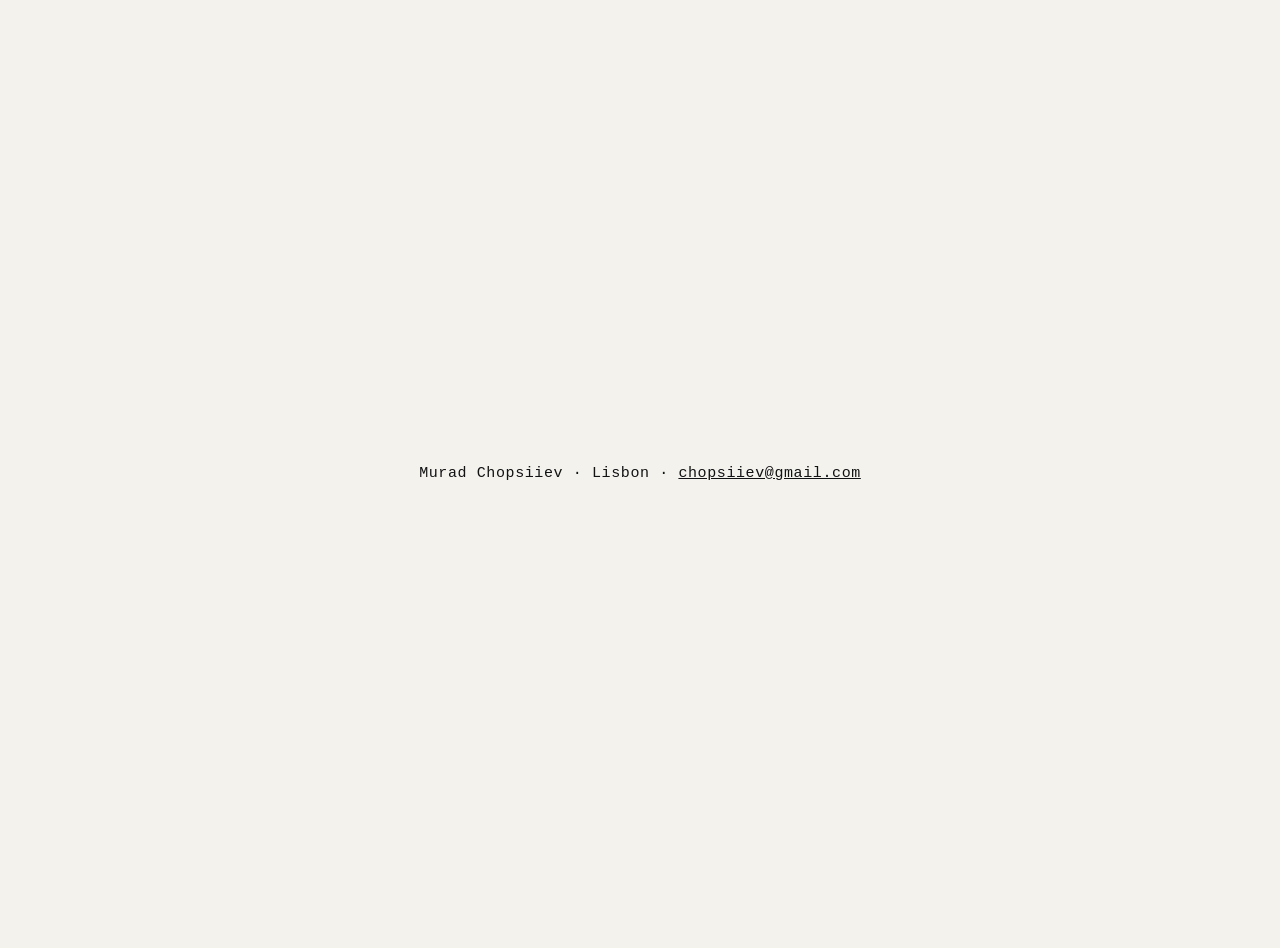
<file: index.html>
<!doctype html>
<html lang="en">
<head>
<meta charset="utf-8">
<meta name="viewport" content="width=device-width, initial-scale=1">
<meta name="robots" content="noindex">
<meta name="theme-color" content="#f4f2ec">
<title>Murad Chopsiiev</title>
<style>html{--paper:#f4f2ec;background:var(--paper);color:#111214;font:500 15px/1.5 "JetBrains Mono",Menlo,monospace;letter-spacing:.04em}body{margin:0;min-height:100vh;display:grid;place-items:center;padding:24px}p{margin:0}a{color:#111214}</style>
</head>
<body><p>Murad Chopsiiev · Lisbon · <a href="mailto:chopsiiev@gmail.com">chopsiiev@gmail.com</a></p><!-- Cloudflare Web Analytics: page views only, no cookies -->
<script type='module' src='https://static.cloudflareinsights.com/beacon.min.js' data-cf-beacon='{"token": "b00a1998274d474988e2ad36eb482b56"}'></script>
</body>
</html>
</file>
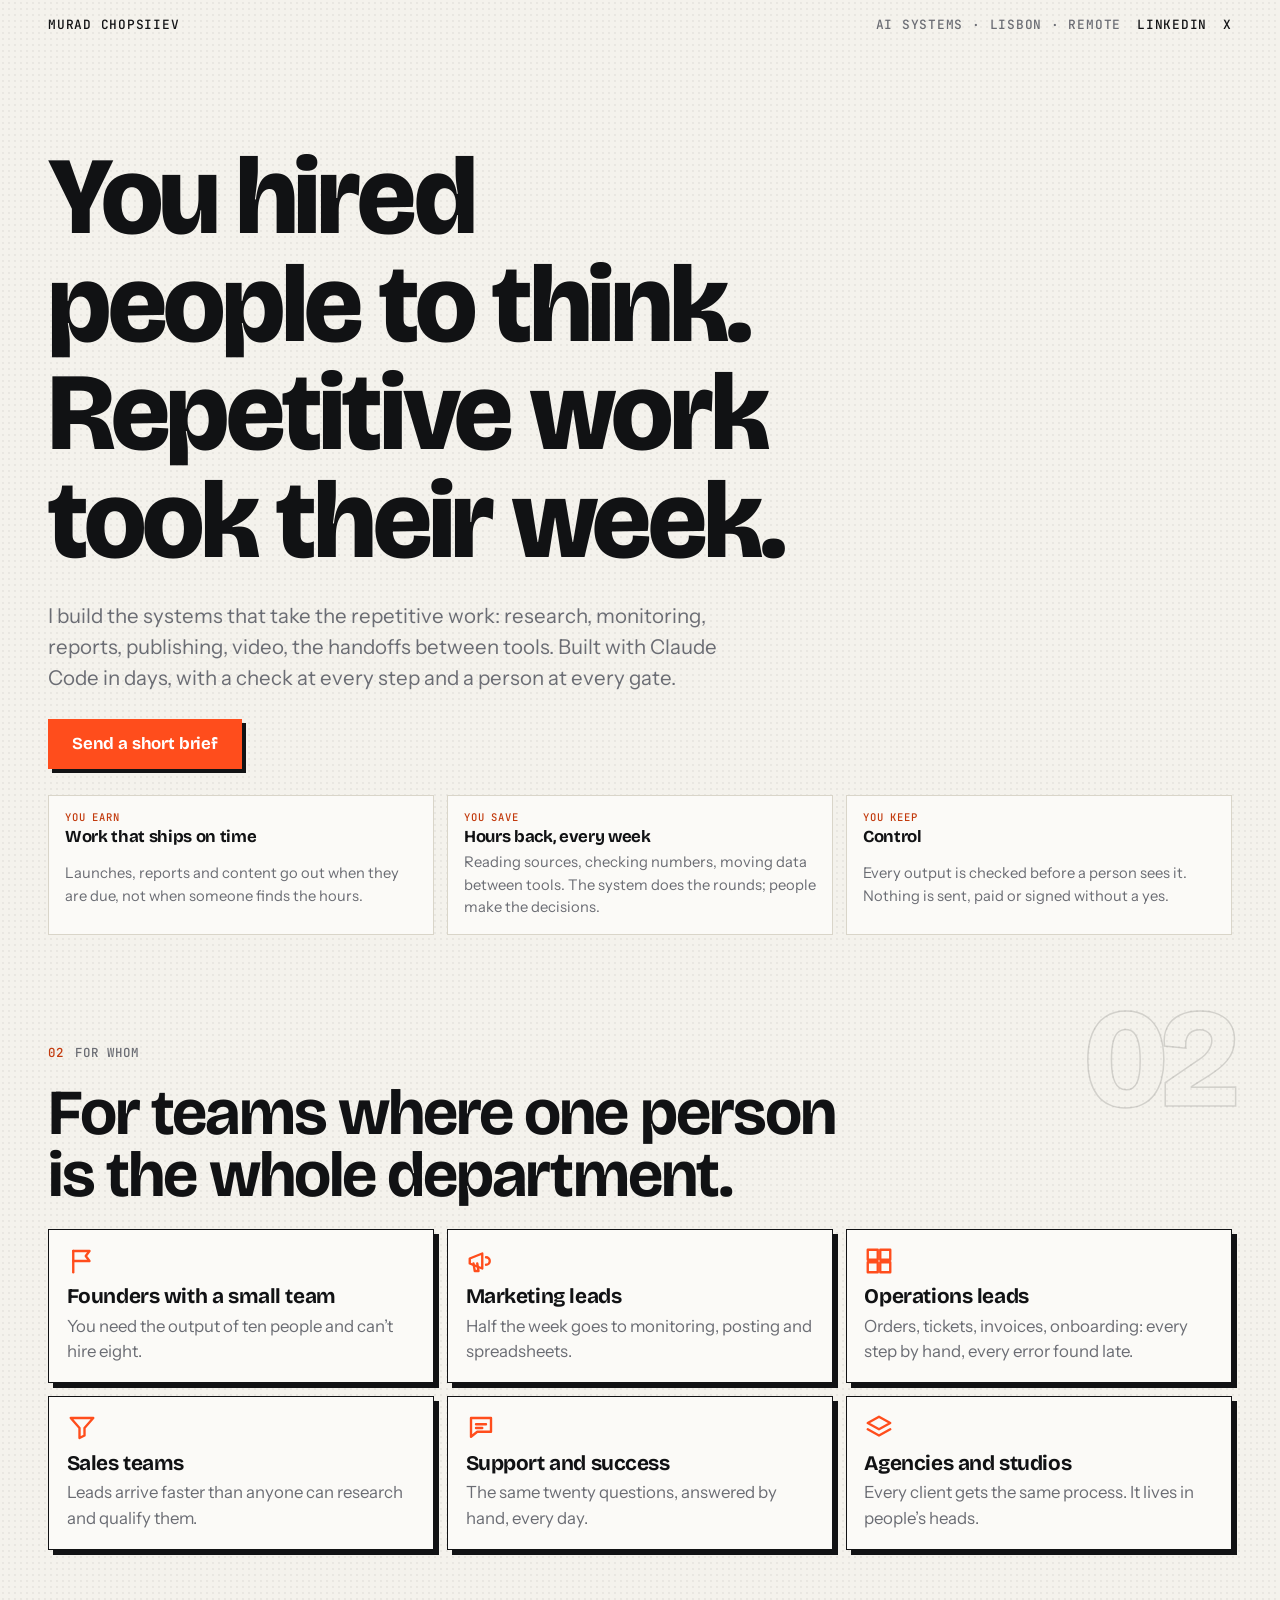
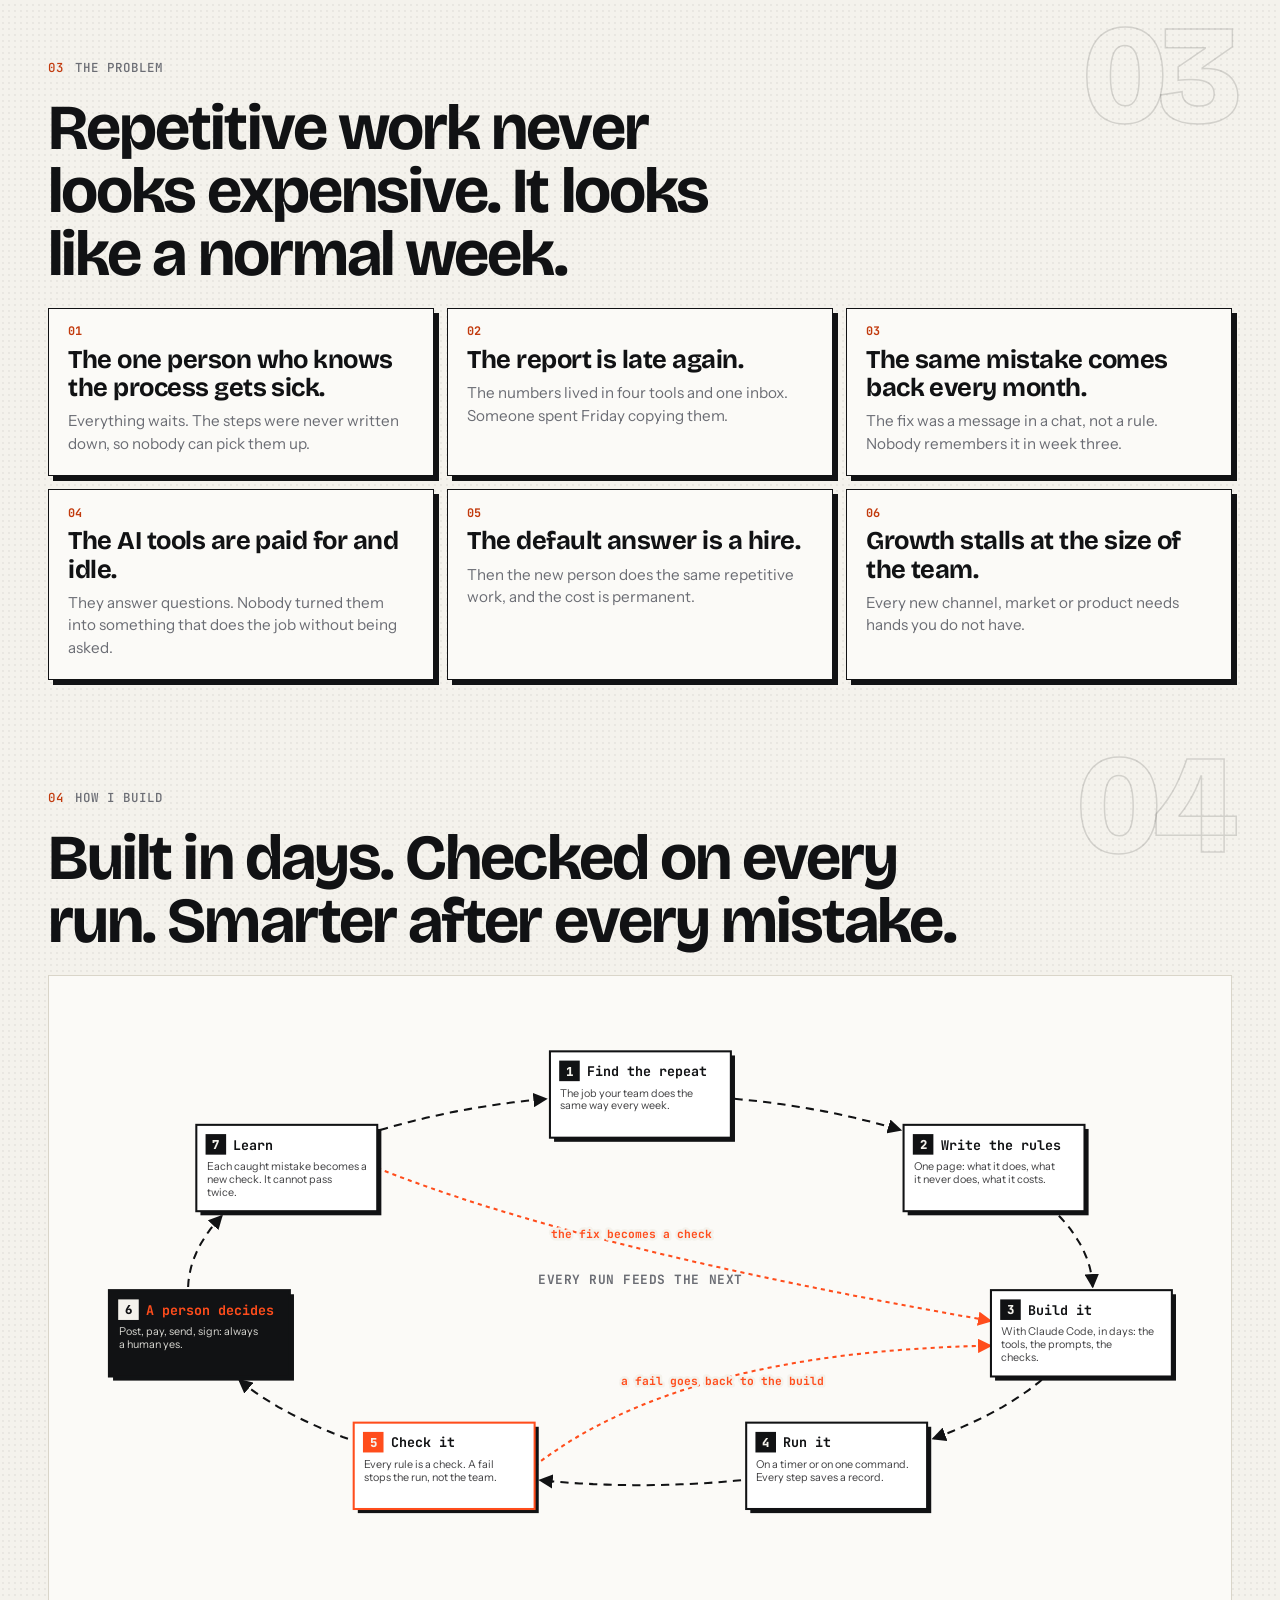
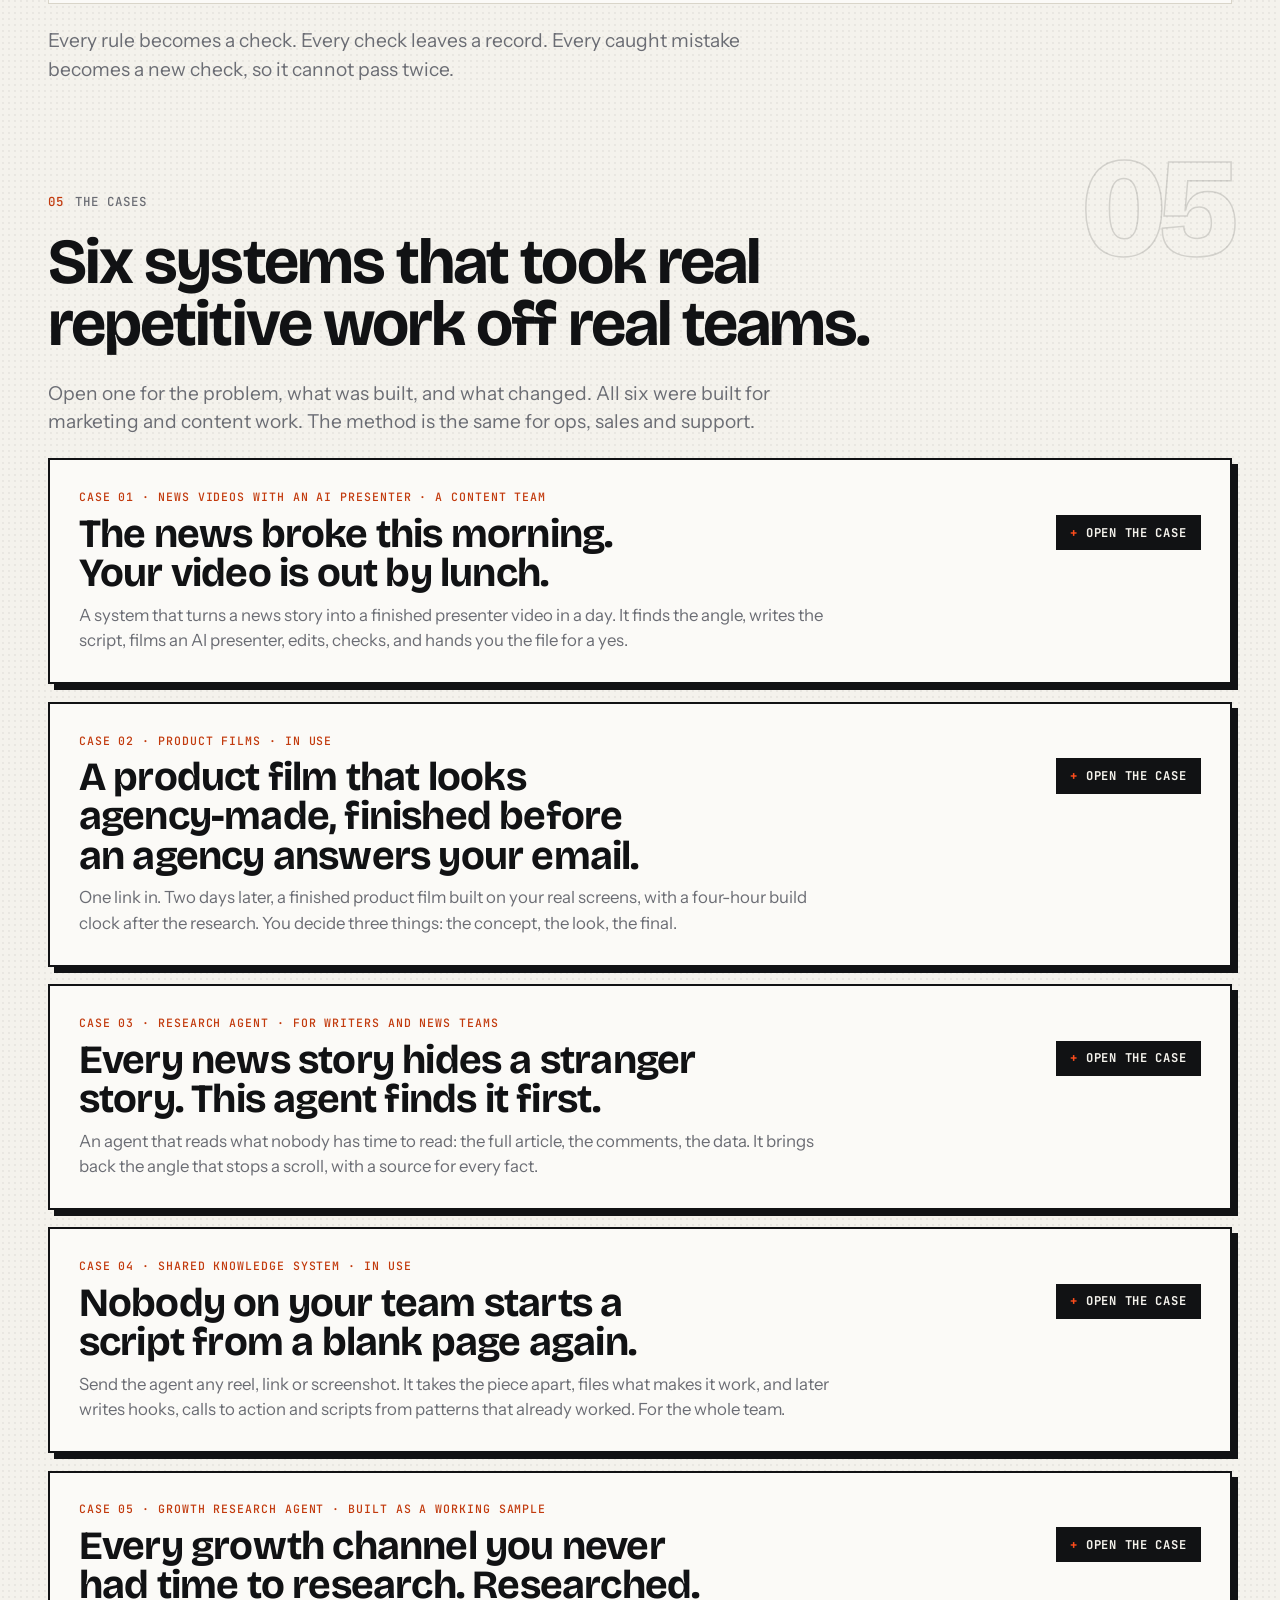
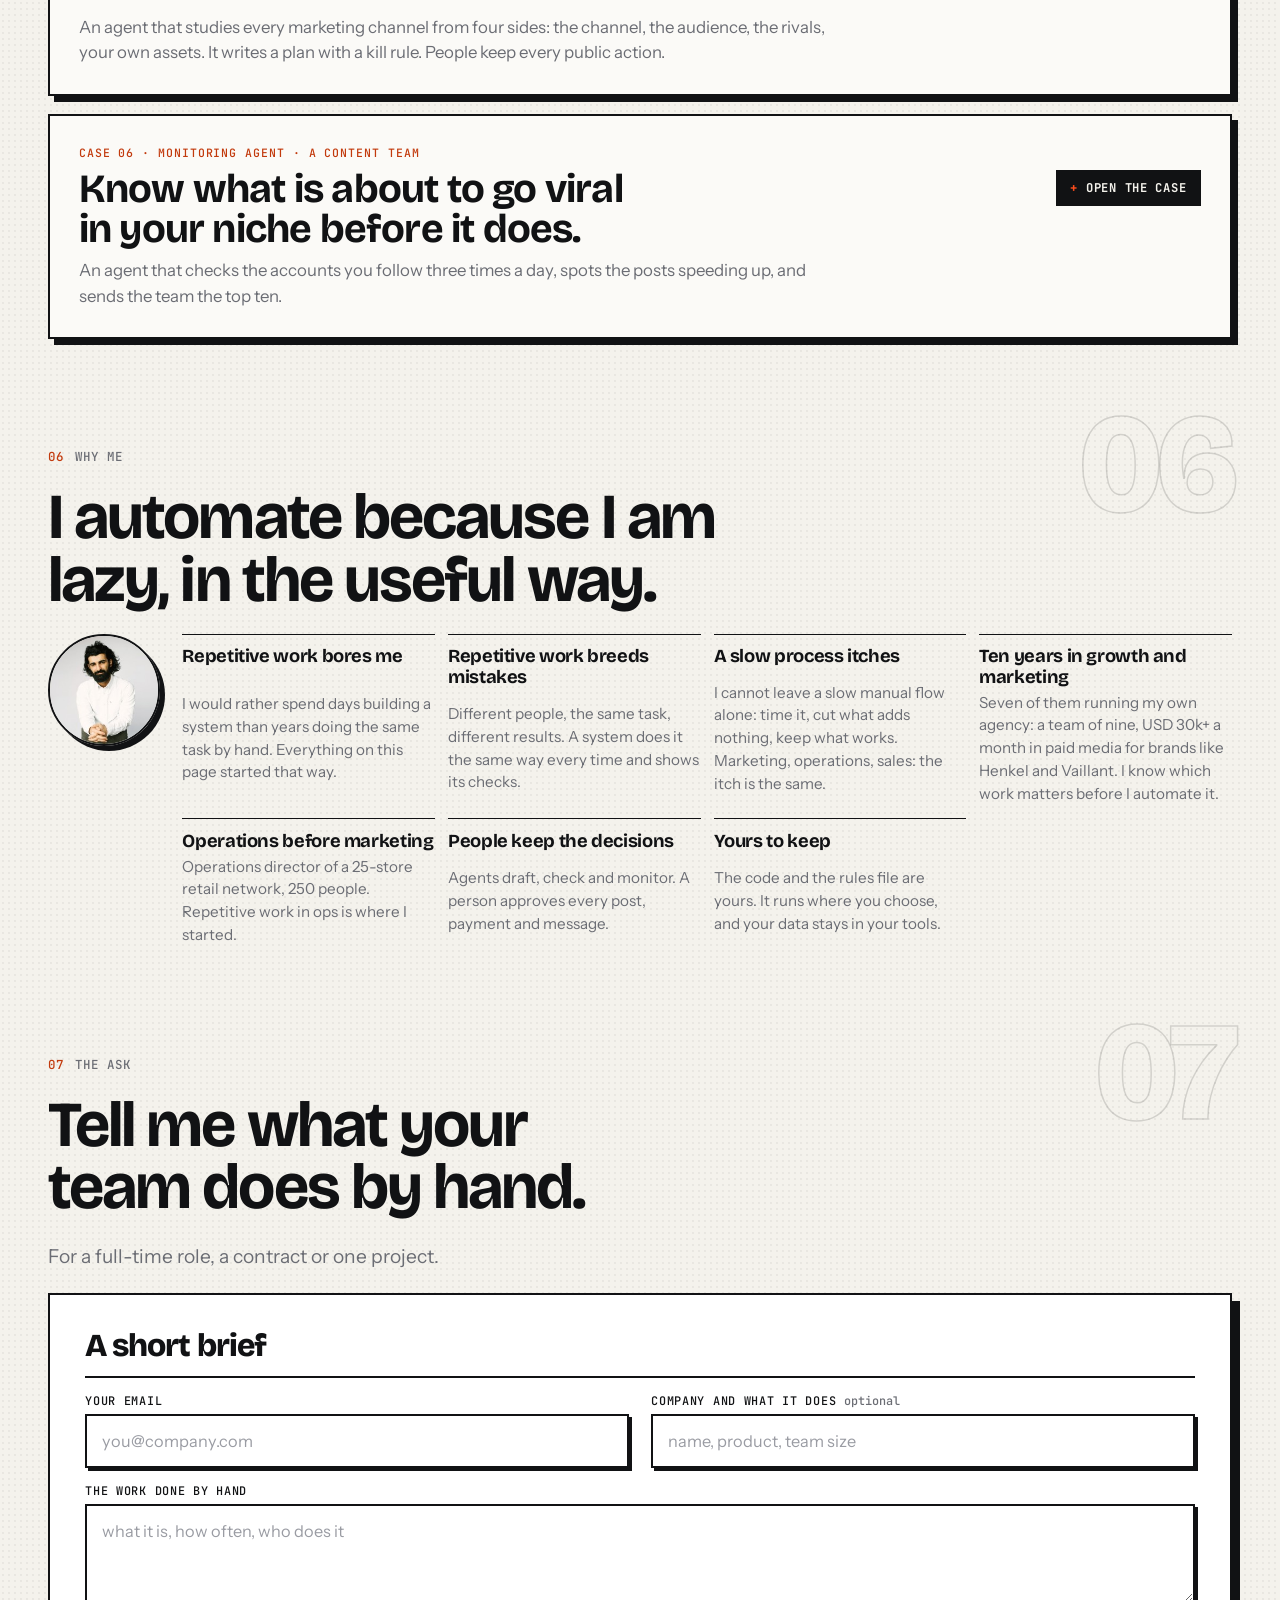
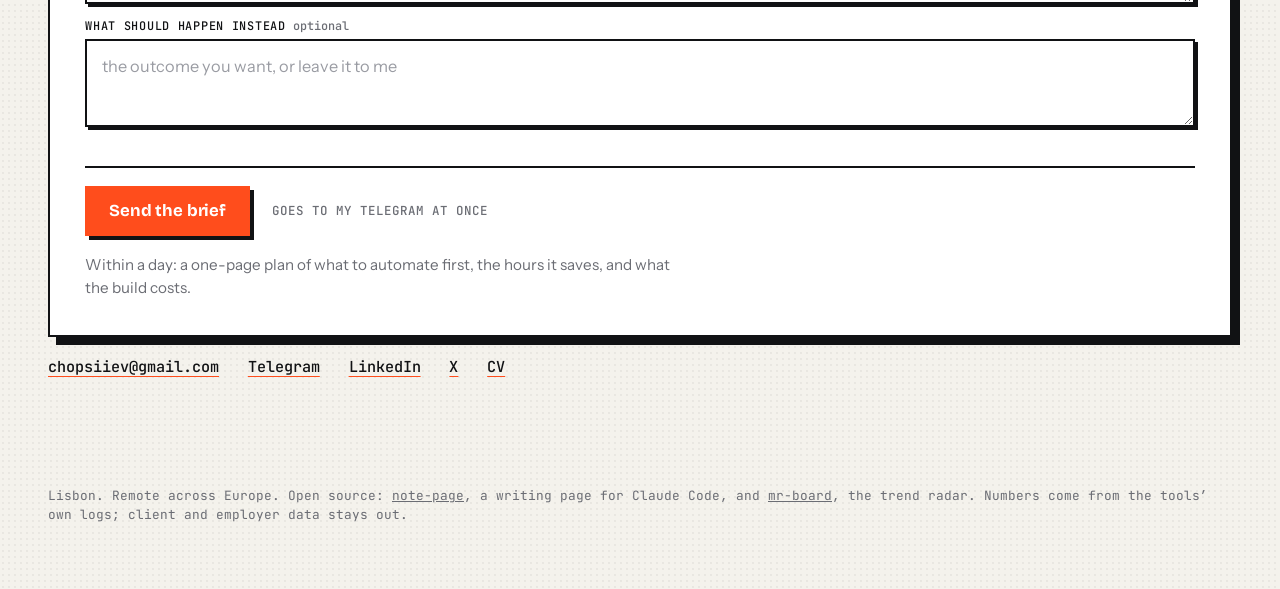
<file: ai-systems/index.html>
<!doctype html>
<html lang="en">
<head>
<meta charset="utf-8">
<meta name="viewport" content="width=device-width, initial-scale=1, viewport-fit=cover">
<meta name="theme-color" content="#f4f2ec">
<title>AI systems · Murad Chopsiiev</title>
<meta name="description" content="Systems that take a team’s repetitive work: research, monitoring, reports, publishing, video. Built with Claude Code, checked at every step, with a person at every gate. Six cases.">
<meta property="og:type" content="website">
<meta property="og:title" content="AI systems · Murad Chopsiiev">
<meta property="og:description" content="Systems that take a team’s repetitive work: research, monitoring, reports, publishing, video. Built with Claude Code, checked at every step, a person at every gate.">
<meta property="og:image" content="https://chopsiiev-web.github.io/media/og-ai-systems.jpg">
<meta property="og:image:width" content="1200">
<meta property="og:image:height" content="630">
<meta property="og:url" content="https://chopsiiev-web.github.io/ai-systems/">
<meta name="twitter:card" content="summary_large_image">
<meta name="twitter:title" content="AI systems · Murad Chopsiiev">
<meta name="twitter:description" content="Systems that take a team’s repetitive work: research, monitoring, reports, publishing, video. Built with Claude Code, checked at every step, a person at every gate.">
<meta name="twitter:image" content="https://chopsiiev-web.github.io/media/og-ai-systems.jpg">
<link rel="preconnect" href="https://fonts.googleapis.com">
<link rel="preconnect" href="https://fonts.gstatic.com" crossorigin>
<link rel="stylesheet" href="https://fonts.googleapis.com/css2?family=Bricolage+Grotesque:opsz,wght@12..96,500;12..96,700;12..96,800&family=Instrument+Sans:wght@400;500&family=JetBrains+Mono:wght@400;500&display=swap">
<link rel="stylesheet" href="../assets/style.css">
</head>
<body>
<a class="skip" href="#main">Skip to content</a>
<main class="page" id="main">
  <header class="top">
    <span>Murad Chopsiiev</span>
    <span class="loc">AI systems · Lisbon · remote</span>
    <nav class="social"><a href="https://www.linkedin.com/in/hadzhymurad/">LinkedIn</a><a href="https://x.com/chopsiiev60091">X</a></nav>
  </header>

  <section class="hero" aria-labelledby="promise">
    <h1 id="promise">You hired people to think. Repetitive work took their week.</h1>
    <p>I build the systems that take the repetitive work: research, monitoring, reports, publishing, video, the handoffs between tools. Built with Claude Code in days, with a check at every step and a person at every gate.</p>
    <p><a class="btn cta-top" href="#order">Send a short brief</a></p>
    <ul class="worth">
      <li><b data-k="You earn">Work that ships on time</b><span>Launches, reports and content go out when they are due, not when someone finds the hours.</span></li>
      <li><b data-k="You save">Hours back, every week</b><span>Reading sources, checking numbers, moving data between tools. The system does the rounds; people make the decisions.</span></li>
      <li><b data-k="You keep">Control</b><span>Every output is checked before a person sees it. Nothing is sent, paid or signed without a yes.</span></li>
    </ul>
  </section>

  <section class="step" aria-labelledby="who" data-n="02">
    <span class="big" aria-hidden="true">02</span>
    <span class="eyebrow" data-n="02">For whom</span>
    <h2 class="h2" id="who">For teams where one person is the whole department.</h2>
    <ul class="who">
      <li><svg viewBox="0 0 24 24" aria-hidden="true"><path d="M5 21V4"/><path d="M5 4h13l-3 4 3 4H5"/></svg><b>Founders with a small team</b><span>You need the output of ten people and can’t hire eight.</span></li>
      <li><svg viewBox="0 0 24 24" aria-hidden="true"><path d="M3 10v4l10 4V6L3 10z"/><path d="M16 9a3 3 0 0 1 0 6"/><path d="M6 14l1 6h3l-1-6"/></svg><b>Marketing leads</b><span>Half the week goes to monitoring, posting and spreadsheets.</span></li>
      <li><svg viewBox="0 0 24 24" aria-hidden="true"><rect x="3" y="3" width="8" height="8"/><rect x="13" y="3" width="8" height="8"/><rect x="3" y="13" width="8" height="8"/><rect x="13" y="13" width="8" height="8"/></svg><b>Operations leads</b><span>Orders, tickets, invoices, onboarding: every step by hand, every error found late.</span></li>
      <li><svg viewBox="0 0 24 24" aria-hidden="true"><path d="M3 4h18l-7 8v6l-4 2v-8L3 4z"/></svg><b>Sales teams</b><span>Leads arrive faster than anyone can research and qualify them.</span></li>
      <li><svg viewBox="0 0 24 24" aria-hidden="true"><path d="M4 4h16v11H9l-5 4V4z"/><path d="M8 9h8M8 12h5"/></svg><b>Support and success</b><span>The same twenty questions, answered by hand, every day.</span></li>
      <li><svg viewBox="0 0 24 24" aria-hidden="true"><path d="M12 3l9 5-9 5-9-5 9-5z"/><path d="M3 13l9 5 9-5"/></svg><b>Agencies and studios</b><span>Every client gets the same process. It lives in people’s heads.</span></li>
    </ul>
  </section>

  <section class="step" aria-labelledby="problem" data-n="03">
    <span class="big" aria-hidden="true">03</span>
    <span class="eyebrow" data-n="03">The problem</span>
    <h2 class="h2" id="problem">Repetitive work never looks expensive. It looks like a normal week.</h2>
    <ul class="pains">
      <li><b>The one person who knows the process gets sick.</b><span>Everything waits. The steps were never written down, so nobody can pick them up.</span></li>
      <li><b>The report is late again.</b><span>The numbers lived in four tools and one inbox. Someone spent Friday copying them.</span></li>
      <li><b>The same mistake comes back every month.</b><span>The fix was a message in a chat, not a rule. Nobody remembers it in week three.</span></li>
      <li><b>The AI tools are paid for and idle.</b><span>They answer questions. Nobody turned them into something that does the job without being asked.</span></li>
      <li><b>The default answer is a hire.</b><span>Then the new person does the same repetitive work, and the cost is permanent.</span></li>
      <li><b>Growth stalls at the size of the team.</b><span>Every new channel, market or product needs hands you do not have.</span></li>
    </ul>
  </section>

  <section class="step" aria-labelledby="how" data-n="04">
    <span class="big" aria-hidden="true">04</span>
    <span class="eyebrow" data-n="04">How I build</span>
    <h2 class="h2" id="how">Built in days. Checked on every run. Smarter after every mistake.</h2>
    <div class="map loop" data-loop="build" style="--w:1100px">
<svg viewBox="0 0 1100 560" xmlns="http://www.w3.org/2000/svg" role="img" aria-label="How a system is built and kept alive: find the repeat, write the rules, build, run, check, a person decides, learn. Two return arrows: a failed check goes back to the build, and every caught mistake becomes a new check." font-family="JetBrains Mono, Menlo, monospace">
<defs><marker id="l-ink" viewBox="0 0 10 10" refX="9" refY="5" markerWidth="7" markerHeight="7" orient="auto"><path d="M0 0L10 5L0 10z" fill="#111214"/></marker><marker id="l-sig" viewBox="0 0 10 10" refX="9" refY="5" markerWidth="7" markerHeight="7" orient="auto"><path d="M0 0L10 5L0 10z" fill="#ff4d1c"/></marker></defs>
<path d="M641.5 94.2 L647.9 94.8 L654.3 95.4 L660.7 96.1 L667.1 96.8 L673.4 97.6 L679.7 98.4 L686.0 99.3 L692.2 100.2 L698.4 101.1 L704.6 102.1 L710.8 103.1 L716.9 104.2 L722.9 105.3 L729.0 106.4 L735.0 107.6 L740.9 108.8 L746.8 110.1 L752.7 111.4 L758.5 112.7 L764.3 114.1 L770.0 115.5 L775.7 116.9 L781.3 118.4 L786.9 119.9 L792.4 121.4 L797.9 123.0 L803.3 124.6" fill="none" stroke="#111214" stroke-width="2" stroke-dasharray="8 6" marker-end="url(#l-ink)" class="d-move"/>
<path d="M957.1 207.9 L959.6 210.6 L961.9 213.2 L964.2 215.9 L966.4 218.6 L968.5 221.3 L970.5 224.0 L972.3 226.7 L974.1 229.5 L975.8 232.2 L977.5 235.0 L979.0 237.7 L980.4 240.5 L981.7 243.3 L982.9 246.1 L984.1 248.9 L985.1 251.7 L986.0 254.5 L986.9 257.3 L987.6 260.1 L988.2 263.0 L988.8 265.8 L989.2 268.6 L989.6 271.5 L989.8 274.3 L990.0 277.2" fill="none" stroke="#111214" stroke-width="2" stroke-dasharray="8 6" marker-end="url(#l-ink)" class="d-move"/>
<path d="M940.5 367.5 L937.5 370.0 L934.3 372.5 L931.1 375.0 L927.7 377.5 L924.3 379.9 L920.8 382.3 L917.2 384.7 L913.5 387.0 L909.8 389.4 L906.0 391.7 L902.1 394.0 L898.1 396.2 L894.0 398.5 L889.9 400.7 L885.6 402.9 L881.4 405.0 L877.0 407.1 L872.5 409.2 L868.0 411.3 L863.4 413.3 L858.8 415.4 L854.1 417.3 L849.3 419.3 L844.4 421.2 L839.5 423.1 L834.5 424.9" fill="none" stroke="#111214" stroke-width="2" stroke-dasharray="8 6" marker-end="url(#l-ink)" class="d-move"/>
<path d="M647.9 465.2 L641.5 465.8 L635.0 466.4 L628.6 466.9 L622.1 467.4 L615.6 467.9 L609.1 468.3 L602.5 468.6 L596.0 469.0 L589.4 469.2 L582.9 469.5 L576.3 469.7 L569.7 469.8 L563.2 469.9 L556.6 470.0 L550.0 470.0 L543.4 470.0 L536.8 469.9 L530.3 469.8 L523.7 469.7 L517.1 469.5 L510.6 469.2 L504.0 469.0 L497.5 468.6 L490.9 468.3 L484.4 467.9 L477.9 467.4 L471.4 466.9 L465.0 466.4 L458.5 465.8 L452.1 465.2" fill="none" stroke="#111214" stroke-width="2" stroke-dasharray="8 6" marker-end="url(#l-ink)" class="d-move"/>
<path d="M265.5 424.9 L260.5 423.1 L255.6 421.2 L250.7 419.3 L245.9 417.3 L241.2 415.4 L236.6 413.3 L232.0 411.3 L227.5 409.2 L223.0 407.1 L218.6 405.0 L214.4 402.9 L210.1 400.7 L206.0 398.5 L201.9 396.2 L197.9 394.0 L194.0 391.7 L190.2 389.4 L186.5 387.0 L182.8 384.7 L179.2 382.3 L175.7 379.9 L172.3 377.5 L168.9 375.0 L165.7 372.5 L162.5 370.0 L159.5 367.5" fill="none" stroke="#111214" stroke-width="2" stroke-dasharray="8 6" marker-end="url(#l-ink)" class="d-move"/>
<path d="M110.0 277.2 L110.2 274.3 L110.4 271.5 L110.8 268.6 L111.2 265.8 L111.8 263.0 L112.4 260.1 L113.1 257.3 L114.0 254.5 L114.9 251.7 L115.9 248.9 L117.1 246.1 L118.3 243.3 L119.6 240.5 L121.0 237.7 L122.5 235.0 L124.2 232.2 L125.9 229.5 L127.7 226.7 L129.5 224.0 L131.5 221.3 L133.6 218.6 L135.8 215.9 L138.1 213.2 L140.4 210.6 L142.9 207.9" fill="none" stroke="#111214" stroke-width="2" stroke-dasharray="8 6" marker-end="url(#l-ink)" class="d-move"/>
<path d="M296.7 124.6 L302.1 123.0 L307.6 121.4 L313.1 119.9 L318.7 118.4 L324.3 116.9 L330.0 115.5 L335.7 114.1 L341.5 112.7 L347.3 111.4 L353.2 110.1 L359.1 108.8 L365.0 107.6 L371.0 106.4 L377.1 105.3 L383.1 104.2 L389.2 103.1 L395.4 102.1 L401.6 101.1 L407.8 100.2 L414.0 99.3 L420.3 98.4 L426.6 97.6 L432.9 96.8 L439.3 96.1 L445.7 95.4 L452.1 94.8 L458.5 94.2" fill="none" stroke="#111214" stroke-width="2" stroke-dasharray="8 6" marker-end="url(#l-ink)" class="d-move"/>
<path d="M294.0 161.5 Q490 240 891.0 310.3" fill="none" stroke="#ff4d1c" stroke-width="2" stroke-dasharray="4 4" marker-end="url(#l-sig)"/>
<text x="541.2" y="230.0" font-size="11" font-weight="700" fill="#ff4d1c" text-anchor="middle" paint-order="stroke" stroke="#f4f2ec" stroke-width="5" stroke-linejoin="round">the fix becomes a check</text>
<path d="M447.1 451.2 Q590 340 891.0 334.3" fill="none" stroke="#ff4d1c" stroke-width="2" stroke-dasharray="4 4" marker-end="url(#l-sig)"/>
<text x="629.5" y="372.4" font-size="11" font-weight="700" fill="#ff4d1c" text-anchor="middle" paint-order="stroke" stroke="#f4f2ec" stroke-width="5" stroke-linejoin="round">a fail goes back to the build</text>
<text x="550" y="274" font-size="12.5" font-weight="700" fill="#6b6d74" text-anchor="middle" letter-spacing=".04em">EVERY RUN FEEDS THE NEXT</text>
<rect x="466.0" y="52.0" width="176" height="84" fill="#111214"/><rect x="462.0" y="48.0" width="176" height="84" fill="#ffffff" stroke="#111214" stroke-width="2"/>
<rect x="471.0" y="57.0" width="20" height="20" fill="#111214"/><text x="481.0" y="71.5" font-size="12" font-weight="800" fill="#f4f2ec" text-anchor="middle">1</text>
<text x="498.0" y="72.0" font-size="13" font-weight="700" fill="#111214">Find the repeat</text>
<text x="472.0" y="92.0" font-size="10.5" fill="rgba(17,18,20,.8)" font-family="Instrument Sans, Helvetica, Arial, sans-serif">The job your team does the</text>
<text x="472.0" y="104.5" font-size="10.5" fill="rgba(17,18,20,.8)" font-family="Instrument Sans, Helvetica, Arial, sans-serif">same way every week.</text>
<rect x="810.0" y="123.5" width="176" height="84" fill="#111214"/><rect x="806.0" y="119.5" width="176" height="84" fill="#ffffff" stroke="#111214" stroke-width="2"/>
<rect x="815.0" y="128.5" width="20" height="20" fill="#111214"/><text x="825.0" y="143.0" font-size="12" font-weight="800" fill="#f4f2ec" text-anchor="middle">2</text>
<text x="842.0" y="143.5" font-size="13" font-weight="700" fill="#111214">Write the rules</text>
<text x="816.0" y="163.5" font-size="10.5" fill="rgba(17,18,20,.8)" font-family="Instrument Sans, Helvetica, Arial, sans-serif">One page: what it does, what</text>
<text x="816.0" y="176.0" font-size="10.5" fill="rgba(17,18,20,.8)" font-family="Instrument Sans, Helvetica, Arial, sans-serif">it never does, what it costs.</text>
<rect x="895.0" y="284.3" width="176" height="84" fill="#111214"/><rect x="891.0" y="280.3" width="176" height="84" fill="#ffffff" stroke="#111214" stroke-width="2"/>
<rect x="900.0" y="289.3" width="20" height="20" fill="#111214"/><text x="910.0" y="303.8" font-size="12" font-weight="800" fill="#f4f2ec" text-anchor="middle">3</text>
<text x="927.0" y="304.3" font-size="13" font-weight="700" fill="#111214">Build it</text>
<text x="901.0" y="324.3" font-size="10.5" fill="rgba(17,18,20,.8)" font-family="Instrument Sans, Helvetica, Arial, sans-serif">With Claude Code, in days: the</text>
<text x="901.0" y="336.8" font-size="10.5" fill="rgba(17,18,20,.8)" font-family="Instrument Sans, Helvetica, Arial, sans-serif">tools, the prompts, the</text>
<text x="901.0" y="349.3" font-size="10.5" fill="rgba(17,18,20,.8)" font-family="Instrument Sans, Helvetica, Arial, sans-serif">checks.</text>
<rect x="656.9" y="413.2" width="176" height="84" fill="#111214"/><rect x="652.9" y="409.2" width="176" height="84" fill="#ffffff" stroke="#111214" stroke-width="2"/>
<rect x="661.9" y="418.2" width="20" height="20" fill="#111214"/><text x="671.9" y="432.7" font-size="12" font-weight="800" fill="#f4f2ec" text-anchor="middle">4</text>
<text x="688.9" y="433.2" font-size="13" font-weight="700" fill="#111214">Run it</text>
<text x="662.9" y="453.2" font-size="10.5" fill="rgba(17,18,20,.8)" font-family="Instrument Sans, Helvetica, Arial, sans-serif">On a timer or on one command.</text>
<text x="662.9" y="465.7" font-size="10.5" fill="rgba(17,18,20,.8)" font-family="Instrument Sans, Helvetica, Arial, sans-serif">Every step saves a record.</text>
<rect x="275.1" y="413.2" width="176" height="84" fill="#111214"/><rect x="271.1" y="409.2" width="176" height="84" fill="#ffffff" stroke="#ff4d1c" stroke-width="2"/>
<rect x="280.1" y="418.2" width="20" height="20" fill="#ff4d1c"/><text x="290.1" y="432.7" font-size="12" font-weight="800" fill="#f4f2ec" text-anchor="middle">5</text>
<text x="307.1" y="433.2" font-size="13" font-weight="700" fill="#111214">Check it</text>
<text x="281.1" y="453.2" font-size="10.5" fill="rgba(17,18,20,.8)" font-family="Instrument Sans, Helvetica, Arial, sans-serif">Every rule is a check. A fail</text>
<text x="281.1" y="465.7" font-size="10.5" fill="rgba(17,18,20,.8)" font-family="Instrument Sans, Helvetica, Arial, sans-serif">stops the run, not the team.</text>
<rect x="37.0" y="284.3" width="176" height="84" fill="#111214"/><rect x="33.0" y="280.3" width="176" height="84" fill="#111214" stroke="#111214" stroke-width="2"/>
<rect x="42.0" y="289.3" width="20" height="20" fill="#f4f2ec"/><text x="52.0" y="303.8" font-size="12" font-weight="800" fill="#111214" text-anchor="middle">6</text>
<text x="69.0" y="304.3" font-size="13" font-weight="700" fill="#ff4d1c">A person decides</text>
<text x="43.0" y="324.3" font-size="10.5" fill="rgba(244,242,236,.88)" font-family="Instrument Sans, Helvetica, Arial, sans-serif">Post, pay, send, sign: always</text>
<text x="43.0" y="336.8" font-size="10.5" fill="rgba(244,242,236,.88)" font-family="Instrument Sans, Helvetica, Arial, sans-serif">a human yes.</text>
<rect x="122.0" y="123.5" width="176" height="84" fill="#111214"/><rect x="118.0" y="119.5" width="176" height="84" fill="#ffffff" stroke="#111214" stroke-width="2"/>
<rect x="127.0" y="128.5" width="20" height="20" fill="#111214"/><text x="137.0" y="143.0" font-size="12" font-weight="800" fill="#f4f2ec" text-anchor="middle">7</text>
<text x="154.0" y="143.5" font-size="13" font-weight="700" fill="#111214">Learn</text>
<text x="128.0" y="163.5" font-size="10.5" fill="rgba(17,18,20,.8)" font-family="Instrument Sans, Helvetica, Arial, sans-serif">Each caught mistake becomes a</text>
<text x="128.0" y="176.0" font-size="10.5" fill="rgba(17,18,20,.8)" font-family="Instrument Sans, Helvetica, Arial, sans-serif">new check. It cannot pass</text>
<text x="128.0" y="188.5" font-size="10.5" fill="rgba(17,18,20,.8)" font-family="Instrument Sans, Helvetica, Arial, sans-serif">twice.</text>
</svg>
</div>
    <p class="lead">Every rule becomes a check. Every check leaves a record. Every caught mistake becomes a new check, so it cannot pass twice.</p>
  </section>

  <section class="step" aria-labelledby="cases" data-n="05">
    <span class="big" aria-hidden="true">05</span>
    <span class="eyebrow" data-n="05">The cases</span>
    <h2 class="h2" id="cases">Six systems that took real repetitive work off real teams.</h2>
    <p class="lead">Open one for the problem, what was built, and what changed. All six were built for marketing and content work. The method is the same for ops, sales and support.</p>
    <div class="cases2">
    <details class="case2" id="case-1">
      <summary><span class="k">Case 01 · news videos with an AI presenter · a content team</span><h3>The news broke this morning. Your video is out by lunch.</h3><p class="one">A system that turns a news story into a finished presenter video in a day. It finds the angle, writes the script, films an AI presenter, edits, checks, and hands you the file for a yes.</p><span class="open"></span></summary>
      <div class="body">
        <div class="cols"><div><h4>The problem</h4><p>News moves in hours. Creators and influencers move in days: briefing, filming, revisions, invoices. By the time the video lands, the story is old. Every extra video costs the same again, and you cannot scale people the way you can scale a presenter who never sleeps.</p></div><div><h4>What was built</h4><p>A chain of steps that run one after another. A fresh sweep of the hottest news. A script in the brand’s voice, three options, you pick one. The presenter video generated from the script with an avatar tool, same face and setting every time. The edit assembled from approved scene types with captions. Checks for timing, look and sound, then a second AI review. Your final yes.</p></div></div>
<div class="rail" role="list">
<div class="stage" role="listitem"><span class="num">1</span><span class="fn">news sweep</span><span class="what">the hottest stories right now, with the detail nobody noticed</span></div>
<div class="stage human" role="listitem"><span class="num">2</span><span class="fn">script</span><span class="what">three scripts in your voice; you pick one</span></div>
<div class="stage" role="listitem"><span class="num">3</span><span class="fn">presenter</span><span class="what">generated from the script with an avatar tool; same face, same setting</span></div>
<div class="stage" role="listitem"><span class="num">4</span><span class="fn">edit</span><span class="what">approved scene layouts, captions, your brand</span></div>
<div class="stage gate" role="listitem"><span class="num">5</span><span class="fn">checks</span><span class="what">timing, look and sound, then a second AI review</span></div>
<div class="stage human" role="listitem"><span class="num">6</span><span class="fn">your yes</span><span class="what">nothing goes out without it</span></div>
</div>
        <p class="result">What changes: <b>a video a day instead of one a week</b>, the same presenter and quality every time, and a cost per video that stops growing with the number of videos.</p>
      </div>
    </details>
    <details class="case2" id="case-2">
      <summary><span class="k">Case 02 · product films · in use</span><h3>A product film that looks agency-made, finished before an agency answers your email.</h3><p class="one">One link in. Two days later, a finished product film built on your real screens, with a four-hour build clock after the research. You decide three things: the concept, the look, the final.</p><span class="open"></span></summary>
      <div class="body">
        <div class="cols"><div><h4>The problem</h4><p>A premium product film from an agency takes weeks and thousands. Doing it in-house takes days and still looks cheap.</p></div><div><h4>What was built</h4><p>A studio as a process. Research agents read your product and your audience. A one-line message and three concepts come out; you pick one. The film is built from your real screens with a library of reusable moves, checked by measurement and by a critic, then approved by you.</p></div></div>
        <div class="arch"><span class="eyebrow">The whole studio in one diagram</span>
        <div class="map board" data-board="studio" style="--w:953px">
<svg viewBox="0 0 953 980" xmlns="http://www.w3.org/2000/svg" role="img" aria-label="Architecture of the video studio. A person picks a product; research agents gather linked facts, voice and the trigger; a one-sentence message, judged angles and three concept cards come out; the person picks one; the look is built from the real product with a motion library; metrics and a critic check the cut; the person approves; the film ships with a retro." font-family="JetBrains Mono, Menlo, monospace">
<defs><marker id="m-ink" viewBox="0 0 10 10" refX="9" refY="5" markerWidth="7" markerHeight="7" orient="auto"><path d="M0 0L10 5L0 10z" fill="#111214"/></marker><marker id="m-sig" viewBox="0 0 10 10" refX="9" refY="5" markerWidth="7" markerHeight="7" orient="auto"><path d="M0 0L10 5L0 10z" fill="#ff4d1c"/></marker><marker id="m-mut" viewBox="0 0 10 10" refX="9" refY="5" markerWidth="7" markerHeight="7" orient="auto"><path d="M0 0L10 5L0 10z" fill="#6b6d74"/></marker></defs>
<rect x="28" y="37" width="262" height="261" fill="none" stroke="#111214" stroke-opacity=".35" stroke-width="1.5" stroke-dasharray="6 5"/>
<rect x="40" y="24" width="83" height="26" fill="#111214"/><text x="48" y="42" font-size="12" font-weight="800" fill="#f4f2ec" letter-spacing=".02em">1 · BRIEF</text>
<rect x="28" y="345" width="262" height="379" fill="none" stroke="#111214" stroke-opacity=".35" stroke-width="1.5" stroke-dasharray="6 5"/>
<rect x="40" y="332" width="157" height="26" fill="#111214"/><text x="48" y="350" font-size="12" font-weight="800" fill="#f4f2ec" letter-spacing=".02em">2 · RESEARCH AGENTS</text>
<text x="205" y="350" font-size="9.5" fill="#6b6d74" letter-spacing=".05em" paint-order="stroke" stroke="#f4f2ec" stroke-width="5" stroke-linejoin="round">PARALLEL</text>
<rect x="350" y="37" width="262" height="497" fill="none" stroke="#111214" stroke-opacity=".35" stroke-width="1.5" stroke-dasharray="6 5"/>
<rect x="362" y="24" width="83" height="26" fill="#111214"/><text x="370" y="42" font-size="12" font-weight="800" fill="#f4f2ec" letter-spacing=".02em">3 · WORDS</text>
<rect x="350" y="581" width="262" height="379" fill="none" stroke="#111214" stroke-opacity=".35" stroke-width="1.5" stroke-dasharray="6 5"/>
<rect x="362" y="568" width="75" height="26" fill="#111214"/><text x="370" y="586" font-size="12" font-weight="800" fill="#f4f2ec" letter-spacing=".02em">4 · LOOK</text>
<text x="445" y="586" font-size="9.5" fill="#6b6d74" letter-spacing=".05em" paint-order="stroke" stroke="#f4f2ec" stroke-width="5" stroke-linejoin="round">FROM THE REAL PRODUCT</text>
<rect x="663" y="37" width="262" height="497" fill="none" stroke="#111214" stroke-opacity=".35" stroke-width="1.5" stroke-dasharray="6 5"/>
<rect x="675" y="24" width="149" height="26" fill="#111214"/><text x="683" y="42" font-size="12" font-weight="800" fill="#f4f2ec" letter-spacing=".02em">5 · BUILD + CHECKS</text>
<rect x="663" y="581" width="262" height="379" fill="none" stroke="#111214" stroke-opacity=".35" stroke-width="1.5" stroke-dasharray="6 5"/>
<rect x="675" y="568" width="75" height="26" fill="#111214"/><text x="683" y="586" font-size="12" font-weight="800" fill="#f4f2ec" letter-spacing=".02em">6 · SHIP</text>
<path d="M159.0 164 V186" fill="none" stroke="#111214" stroke-width="1.8" marker-end="url(#m-ink)"/>
<path d="M159.0 282 V376" fill="none" stroke="#111214" stroke-width="1.8" stroke-dasharray="7 5" marker-end="url(#m-ink)" class="d-move"/>
<text x="166.0" y="318.0" font-size="9.5" font-weight="700" fill="#111214" text-anchor="start" paint-order="stroke" stroke="#f4f2ec" stroke-width="4" stroke-linejoin="round">one link</text>
<path d="M270 424.0 H302 V116.0 H370" fill="none" stroke="#111214" stroke-width="1.8" stroke-dasharray="7 5" marker-end="url(#m-ink)" class="d-move"/>
<text x="372.0" y="62.0" font-size="9.5" font-weight="700" fill="#111214" text-anchor="start" paint-order="stroke" stroke="#f4f2ec" stroke-width="4" stroke-linejoin="round">linked facts</text>
<path d="M270 542.0 H311 V228.5 H370" fill="none" stroke="#111214" stroke-width="1.8" stroke-dasharray="7 5" marker-end="url(#m-ink)" class="d-move"/>
<path d="M270 660.0 H320 V239.5 H370" fill="none" stroke="#111214" stroke-width="1.8" stroke-dasharray="7 5" marker-end="url(#m-ink)" class="d-move"/>
<path d="M481.0 164 V186" fill="none" stroke="#111214" stroke-width="1.8" stroke-dasharray="7 5" marker-end="url(#m-ink)" class="d-move"/>
<path d="M481.0 282 V304" fill="none" stroke="#111214" stroke-width="1.8" stroke-dasharray="7 5" marker-end="url(#m-ink)" class="d-move"/>
<text x="488.0" y="296.5" font-size="9.5" font-weight="700" fill="#111214" text-anchor="start" paint-order="stroke" stroke="#f4f2ec" stroke-width="4" stroke-linejoin="round">3 survive</text>
<path d="M481.0 400 V422" fill="none" stroke="#111214" stroke-width="1.8" stroke-dasharray="7 5" marker-end="url(#m-ink)" class="d-move"/>
<text x="488.0" y="414.5" font-size="9.5" font-weight="700" fill="#111214" text-anchor="start" paint-order="stroke" stroke="#f4f2ec" stroke-width="4" stroke-linejoin="round">one picked</text>
<path d="M481.0 518 V612" fill="none" stroke="#111214" stroke-width="1.8" stroke-dasharray="7 5" marker-end="url(#m-ink)" class="d-move"/>
<path d="M370 810 H329 V660.0 H370" fill="none" stroke="#111214" stroke-width="1.8" marker-end="url(#m-ink)"/>
<text x="372.0" y="606.0" font-size="9.5" font-weight="700" fill="#111214" text-anchor="start" paint-order="stroke" stroke="#f4f2ec" stroke-width="4" stroke-linejoin="round">real screens</text>
<path d="M592 660.0 H624 V105.0 H683" fill="none" stroke="#111214" stroke-width="1.8" stroke-dasharray="7 5" marker-end="url(#m-ink)" class="d-move"/>
<path d="M592 896.0 H633 V116.0 H683" fill="none" stroke="#111214" stroke-width="1.8" marker-end="url(#m-ink)"/>
<text x="685.0" y="62.0" font-size="9.5" font-weight="700" fill="#111214" text-anchor="start" paint-order="stroke" stroke="#f4f2ec" stroke-width="4" stroke-linejoin="round">moves by name</text>
<path d="M794.0 164 V186" fill="none" stroke="#111214" stroke-width="1.8" stroke-dasharray="7 5" marker-end="url(#m-ink)" class="d-move"/>
<path d="M794.0 282 V304" fill="none" stroke="#111214" stroke-width="1.8" stroke-dasharray="7 5" marker-end="url(#m-ink)" class="d-move"/>
<path d="M794.0 400 V422" fill="none" stroke="#111214" stroke-width="1.8" stroke-dasharray="7 5" marker-end="url(#m-ink)" class="d-move"/>
<path d="M794.0 518 V612" fill="none" stroke="#111214" stroke-width="1.8" stroke-dasharray="7 5" marker-end="url(#m-ink)" class="d-move"/>
<path d="M794.0 708 V730" fill="none" stroke="#111214" stroke-width="1.8" marker-end="url(#m-ink)"/>
<path d="M794.0 826 V848" fill="none" stroke="#111214" stroke-width="1.8" marker-end="url(#m-ink)"/>
<path d="M683 266 H642 V127.0 H683" fill="none" stroke="#ff4d1c" stroke-width="1.8" stroke-dasharray="4 4" marker-end="url(#m-sig)"/>
<text x="767.1" y="62.0" font-size="9.5" font-weight="700" fill="#ff4d1c" text-anchor="start" paint-order="stroke" stroke="#f4f2ec" stroke-width="4" stroke-linejoin="round">binding fail</text>
<rect x="52" y="72" width="222" height="96" fill="#111214"/>
<rect x="48" y="68" width="222" height="96" fill="#111214" stroke="#111214" stroke-width="2"/>
<text x="58" y="87" font-size="12.5" font-weight="700" fill="#ff4d1c">A person picks the</text>
<text x="58" y="101" font-size="12.5" font-weight="700" fill="#ff4d1c">product</text>
<text x="58" y="118" font-size="10" fill="rgba(244,242,236,.88)" font-family="Instrument Sans, Helvetica, Arial, sans-serif">One link. A four-hour build clock</text>
<text x="58" y="130.5" font-size="10" fill="rgba(244,242,236,.88)" font-family="Instrument Sans, Helvetica, Arial, sans-serif">after the research.</text>
<rect x="52" y="190" width="222" height="96" fill="#111214"/>
<rect x="48" y="186" width="222" height="96" fill="#ebe8df" stroke="#111214" stroke-width="2"/>
<text x="58" y="205" font-size="12.5" font-weight="700" fill="#111214">Intake + budgets</text>
<text x="58" y="222" font-size="10" fill="rgba(17,18,20,.8)" font-family="Instrument Sans, Helvetica, Arial, sans-serif">Checks the link loads and sets how</text>
<text x="58" y="234.5" font-size="10" fill="rgba(17,18,20,.8)" font-family="Instrument Sans, Helvetica, Arial, sans-serif">many tries each loop may take.</text>
<rect x="52" y="380" width="222" height="96" fill="#111214"/>
<rect x="48" y="376" width="222" height="96" fill="#ffffff" stroke="#ff4d1c" stroke-width="2"/>
<text x="58" y="395" font-size="12.5" font-weight="700" fill="#111214">Facts</text>
<text x="58" y="412" font-size="10" fill="rgba(17,18,20,.8)" font-family="Instrument Sans, Helvetica, Arial, sans-serif">Every fact with a link to where it was</text>
<text x="58" y="424.5" font-size="10" fill="rgba(17,18,20,.8)" font-family="Instrument Sans, Helvetica, Arial, sans-serif">published.</text>
<rect x="155" y="383" width="108" height="14" fill="#ff4d1c" stroke="#ff4d1c" stroke-width="1"/><text x="160" y="393" font-size="8" font-weight="700" fill="#f4f2ec" letter-spacing=".06em">NO LINK, NO FACT</text>
<rect x="52" y="498" width="222" height="96" fill="#111214"/>
<rect x="48" y="494" width="222" height="96" fill="#ffffff" stroke="#111214" stroke-width="2"/>
<text x="58" y="513" font-size="12.5" font-weight="700" fill="#111214">Voice + audience</text>
<text x="58" y="530" font-size="10" fill="rgba(17,18,20,.8)" font-family="Instrument Sans, Helvetica, Arial, sans-serif">How the brand speaks; who buys and</text>
<text x="58" y="542.5" font-size="10" fill="rgba(17,18,20,.8)" font-family="Instrument Sans, Helvetica, Arial, sans-serif">why.</text>
<rect x="52" y="616" width="222" height="96" fill="#111214"/>
<rect x="48" y="612" width="222" height="96" fill="#ffffff" stroke="#111214" stroke-width="2"/>
<text x="58" y="631" font-size="12.5" font-weight="700" fill="#111214">The trigger</text>
<text x="58" y="648" font-size="10" fill="rgba(17,18,20,.8)" font-family="Instrument Sans, Helvetica, Arial, sans-serif">The launch, the complaint, the thread</text>
<text x="58" y="660.5" font-size="10" fill="rgba(17,18,20,.8)" font-family="Instrument Sans, Helvetica, Arial, sans-serif">that makes the film timely.</text>
<rect x="374" y="72" width="222" height="96" fill="#111214"/>
<rect x="370" y="68" width="222" height="96" fill="#ffffff" stroke="#ff4d1c" stroke-width="2"/>
<text x="380" y="87" font-size="12.5" font-weight="700" fill="#111214">One-sentence message</text>
<text x="380" y="104" font-size="10" fill="rgba(17,18,20,.8)" font-family="Instrument Sans, Helvetica, Arial, sans-serif">Under 20 words. Written before any</text>
<text x="380" y="116.5" font-size="10" fill="rgba(17,18,20,.8)" font-family="Instrument Sans, Helvetica, Arial, sans-serif">concept.</text>
<rect x="374" y="190" width="222" height="96" fill="#111214"/>
<rect x="370" y="186" width="222" height="96" fill="#ffffff" stroke="#111214" stroke-width="2"/>
<text x="380" y="205" font-size="12.5" font-weight="700" fill="#111214">Angles from 7 lenses</text>
<text x="380" y="222" font-size="10" fill="rgba(17,18,20,.8)" font-family="Instrument Sans, Helvetica, Arial, sans-serif">Judged on 7 criteria; at least 3</text>
<text x="380" y="234.5" font-size="10" fill="rgba(17,18,20,.8)" font-family="Instrument Sans, Helvetica, Arial, sans-serif">survive, else regenerate.</text>
<rect x="374" y="308" width="222" height="96" fill="#111214"/>
<rect x="370" y="304" width="222" height="96" fill="#111214" stroke="#111214" stroke-width="2"/>
<text x="380" y="323" font-size="12.5" font-weight="700" fill="#ff4d1c">3 concept cards</text>
<text x="380" y="340" font-size="10" fill="rgba(244,242,236,.88)" font-family="Instrument Sans, Helvetica, Arial, sans-serif">A tournament picks the three. A person</text>
<text x="380" y="352.5" font-size="10" fill="rgba(244,242,236,.88)" font-family="Instrument Sans, Helvetica, Arial, sans-serif">picks one.</text>
<rect x="374" y="426" width="222" height="96" fill="#111214"/>
<rect x="370" y="422" width="222" height="96" fill="#ffffff" stroke="#ff4d1c" stroke-width="2"/>
<text x="380" y="441" font-size="12.5" font-weight="700" fill="#111214">Beats + hook gate</text>
<text x="380" y="458" font-size="10" fill="rgba(17,18,20,.8)" font-family="Instrument Sans, Helvetica, Arial, sans-serif">The story beat by beat. The first line</text>
<text x="380" y="470.5" font-size="10" fill="rgba(17,18,20,.8)" font-family="Instrument Sans, Helvetica, Arial, sans-serif">passes six checks.</text>
<rect x="374" y="616" width="222" height="96" fill="#111214"/>
<rect x="370" y="612" width="222" height="96" fill="#111214" stroke="#111214" stroke-width="2"/>
<text x="380" y="631" font-size="12.5" font-weight="700" fill="#ff4d1c">Frame-exact storyboard</text>
<text x="380" y="648" font-size="10" fill="rgba(244,242,236,.88)" font-family="Instrument Sans, Helvetica, Arial, sans-serif">Art director rounds until a fresh one</text>
<text x="380" y="660.5" font-size="10" fill="rgba(244,242,236,.88)" font-family="Instrument Sans, Helvetica, Arial, sans-serif">finds nothing. A person approves the</text>
<text x="380" y="673.0" font-size="10" fill="rgba(244,242,236,.88)" font-family="Instrument Sans, Helvetica, Arial, sans-serif">look.</text>
<rect x="374" y="734" width="222" height="96" fill="#111214"/>
<rect x="370" y="730" width="222" height="96" fill="#ebe8df" stroke="#111214" stroke-width="2"/>
<text x="380" y="749" font-size="12.5" font-weight="700" fill="#111214">Real UI, captured once</text>
<text x="380" y="766" font-size="10" fill="rgba(17,18,20,.8)" font-family="Instrument Sans, Helvetica, Arial, sans-serif">Screens cut from the product as code,</text>
<text x="380" y="778.5" font-size="10" fill="rgba(17,18,20,.8)" font-family="Instrument Sans, Helvetica, Arial, sans-serif">never redrawn.</text>
<rect x="374" y="852" width="222" height="96" fill="#111214"/>
<rect x="370" y="848" width="222" height="96" fill="#ebe8df" stroke="#111214" stroke-width="2"/>
<text x="380" y="867" font-size="12.5" font-weight="700" fill="#111214">Motion library</text>
<text x="380" y="884" font-size="10" fill="rgba(17,18,20,.8)" font-family="Instrument Sans, Helvetica, Arial, sans-serif">14 reusable moves, stage, cursor,</text>
<text x="380" y="896.5" font-size="10" fill="rgba(17,18,20,.8)" font-family="Instrument Sans, Helvetica, Arial, sans-serif">chrome. New moves go back in.</text>
<rect x="687" y="72" width="222" height="96" fill="#111214"/>
<rect x="683" y="68" width="222" height="96" fill="#ffffff" stroke="#111214" stroke-width="2"/>
<text x="693" y="87" font-size="12.5" font-weight="700" fill="#111214">Frames built</text>
<text x="693" y="104" font-size="10" fill="rgba(17,18,20,.8)" font-family="Instrument Sans, Helvetica, Arial, sans-serif">Rendered from code; every frame</text>
<text x="693" y="116.5" font-size="10" fill="rgba(17,18,20,.8)" font-family="Instrument Sans, Helvetica, Arial, sans-serif">animated; nothing overlaps.</text>
<rect x="687" y="190" width="222" height="96" fill="#111214"/>
<rect x="683" y="186" width="222" height="96" fill="#ffffff" stroke="#ff4d1c" stroke-width="2"/>
<text x="693" y="205" font-size="12.5" font-weight="700" fill="#111214">Motion metrics vs the bar</text>
<text x="693" y="222" font-size="10" fill="rgba(17,18,20,.8)" font-family="Instrument Sans, Helvetica, Arial, sans-serif">Reading time, motion, how words and</text>
<text x="693" y="234.5" font-size="10" fill="rgba(17,18,20,.8)" font-family="Instrument Sans, Helvetica, Arial, sans-serif">picture arrive. A binding fail cannot</text>
<text x="693" y="247.0" font-size="10" fill="rgba(17,18,20,.8)" font-family="Instrument Sans, Helvetica, Arial, sans-serif">pass.</text>
<rect x="687" y="308" width="222" height="96" fill="#111214"/>
<rect x="683" y="304" width="222" height="96" fill="#ffffff" stroke="#ff4d1c" stroke-width="2"/>
<text x="693" y="323" font-size="12.5" font-weight="700" fill="#111214">Final critic</text>
<text x="693" y="340" font-size="10" fill="rgba(17,18,20,.8)" font-family="Instrument Sans, Helvetica, Arial, sans-serif">Two rounds. It advises; the measured</text>
<text x="693" y="352.5" font-size="10" fill="rgba(17,18,20,.8)" font-family="Instrument Sans, Helvetica, Arial, sans-serif">bar binds.</text>
<rect x="687" y="426" width="222" height="96" fill="#111214"/>
<rect x="683" y="422" width="222" height="96" fill="#111214" stroke="#111214" stroke-width="2"/>
<text x="693" y="441" font-size="12.5" font-weight="700" fill="#ff4d1c">A person approves the</text>
<text x="693" y="455" font-size="12.5" font-weight="700" fill="#ff4d1c">final</text>
<text x="693" y="472" font-size="10" fill="rgba(244,242,236,.88)" font-family="Instrument Sans, Helvetica, Arial, sans-serif">In their own words. This line opens</text>
<text x="693" y="484.5" font-size="10" fill="rgba(244,242,236,.88)" font-family="Instrument Sans, Helvetica, Arial, sans-serif">delivery.</text>
<rect x="687" y="616" width="222" height="96" fill="#111214"/>
<rect x="683" y="612" width="222" height="96" fill="#ffffff" stroke="#111214" stroke-width="2"/>
<text x="693" y="631" font-size="12.5" font-weight="700" fill="#111214">Delivery render + poster</text>
<text x="693" y="648" font-size="10" fill="rgba(17,18,20,.8)" font-family="Instrument Sans, Helvetica, Arial, sans-serif">Mastered sound, licensed music.</text>
<rect x="687" y="734" width="222" height="96" fill="#111214"/>
<rect x="683" y="730" width="222" height="96" fill="#111214" stroke="#111214" stroke-width="2"/>
<text x="693" y="749" font-size="12.5" font-weight="700" fill="#ff4d1c">A person posts</text>
<text x="693" y="766" font-size="10" fill="rgba(244,242,236,.88)" font-family="Instrument Sans, Helvetica, Arial, sans-serif">The tool never does.</text>
<rect x="687" y="852" width="222" height="96" fill="#111214"/>
<rect x="683" y="848" width="222" height="96" fill="#ebe8df" stroke="#111214" stroke-width="2"/>
<text x="693" y="867" font-size="12.5" font-weight="700" fill="#111214">Retro</text>
<text x="693" y="884" font-size="10" fill="rgba(17,18,20,.8)" font-family="Instrument Sans, Helvetica, Arial, sans-serif">The numbers and at most one lesson for</text>
<text x="693" y="896.5" font-size="10" fill="rgba(17,18,20,.8)" font-family="Instrument Sans, Helvetica, Arial, sans-serif">the next film.</text>
</svg>
</div>
        <p class="legend"><span><i class="lg-flow"></i>moving dashes: data flows</span><span><i class="lg-gate"></i>orange outline: a check that can refuse</span><span><i class="lg-ink"></i>black: a person</span><span><i class="lg-fail"></i>orange dashed: the return loop</span><span><i class="lg-habit"></i>grey dotted: a habit or a timer</span></p></div>
        <p class="result">What changes: <b>a film on launch day</b>, at a price a small team can pay, with the same quality every time.</p>
      </div>
    </details>
    <details class="case2" id="case-3">
      <summary><span class="k">Case 03 · research agent · for writers and news teams</span><h3>Every news story hides a stranger story. This agent finds it first.</h3><p class="one">An agent that reads what nobody has time to read: the full article, the comments, the data. It brings back the angle that stops a scroll, with a source for every fact.</p><span class="open"></span></summary>
      <div class="body">
        <div class="cols"><div><h4>The problem</h4><p>Headlines are the same on every channel. The video that gets shared opens on the detail nobody else found, and finding it by hand costs a writer half a day.</p></div><div><h4>What was built</h4><p>A hunt in six steps: the whole article, the comments under it, the live data, the knock-on effects, and a map of who is affected. The agent proposes several angles, scores them against each other, and picks the strongest hook. Every fact comes with its source. The script step cannot start without the research file.</p></div></div>
<div class="rail" role="list">
<div class="stage" role="listitem"><span class="num">1</span><span class="fn">read</span><span class="what">the whole article, not the headline</span></div>
<div class="stage" role="listitem"><span class="num">2</span><span class="fn">read the comments</span><span class="what">what readers noticed and journalists missed</span></div>
<div class="stage" role="listitem"><span class="num">3</span><span class="fn">check the data</span><span class="what">live numbers behind the story</span></div>
<div class="stage" role="listitem"><span class="num">4</span><span class="fn">map the effects</span><span class="what">who is affected, and how</span></div>
<div class="stage gate" role="listitem"><span class="num">5</span><span class="fn">score the ideas</span><span class="what">the agent scores several ideas and picks the best</span></div>
<div class="stage" role="listitem"><span class="num">6</span><span class="fn">hand over</span><span class="what">the angle, with a source for every fact</span></div>
</div>
        <p class="result">What changes: <b>writers start from the best angle</b>, not from a blank page; nothing goes on screen without a source. The same agent can watch a market, a competitor or a topic for any team.</p>
      </div>
    </details>
    <details class="case2" id="case-4">
      <summary><span class="k">Case 04 · shared knowledge system · in use</span><h3>Nobody on your team starts a script from a blank page again.</h3><p class="one">Send the agent any reel, link or screenshot. It takes the piece apart, files what makes it work, and later writes hooks, calls to action and scripts from patterns that already worked. For the whole team.</p><span class="open"></span></summary>
      <div class="body">
        <div class="cols"><div><h4>The problem</h4><p>Inspiration dies in screenshots. The best writer’s taste leaves with them. New people start from zero.</p></div><div><h4>What was built</h4><p>The agent transcribes a clip and breaks it into its parts: hook, story structure, visuals, text, sound, call to action. It turns the specifics into a reusable pattern, removes duplicates and files it. The library mirrors to Notion, so the whole team reads it and adds to it. Ask for five hooks and it writes them from what worked.</p></div></div>
        <div class="arch"><span class="eyebrow">The loop that gets smarter</span>
        <div class="map board" data-board="kb" style="--w:1268px">
<svg viewBox="0 0 1268 572" xmlns="http://www.w3.org/2000/svg" role="img" aria-label="Architecture of the marketing library. A link or clip goes through transcribe, break down, abstract to a pattern, classify and file. The library is plain files with an index and a results log. Generation reads the index and the results; a person posts; the outcome goes back into the results log; the files mirror one way to Notion." font-family="JetBrains Mono, Menlo, monospace">
<defs><marker id="m-ink" viewBox="0 0 10 10" refX="9" refY="5" markerWidth="7" markerHeight="7" orient="auto"><path d="M0 0L10 5L0 10z" fill="#111214"/></marker><marker id="m-sig" viewBox="0 0 10 10" refX="9" refY="5" markerWidth="7" markerHeight="7" orient="auto"><path d="M0 0L10 5L0 10z" fill="#ff4d1c"/></marker><marker id="m-mut" viewBox="0 0 10 10" refX="9" refY="5" markerWidth="7" markerHeight="7" orient="auto"><path d="M0 0L10 5L0 10z" fill="#6b6d74"/></marker></defs>
<rect x="28" y="46" width="262" height="261" fill="none" stroke="#111214" stroke-opacity=".35" stroke-width="1.5" stroke-dasharray="6 5"/>
<rect x="40" y="33" width="60" height="26" fill="#111214"/><text x="48" y="51" font-size="12" font-weight="800" fill="#f4f2ec" letter-spacing=".02em">1 · IN</text>
<rect x="338" y="46" width="262" height="497" fill="none" stroke="#111214" stroke-opacity=".35" stroke-width="1.5" stroke-dasharray="6 5"/>
<rect x="350" y="33" width="90" height="26" fill="#111214"/><text x="358" y="51" font-size="12" font-weight="800" fill="#f4f2ec" letter-spacing=".02em">2 · INGEST</text>
<text x="448" y="51" font-size="9.5" fill="#6b6d74" letter-spacing=".05em" paint-order="stroke" stroke="#f4f2ec" stroke-width="5" stroke-linejoin="round">SAVES ONLY ON A YES</text>
<rect x="651" y="46" width="262" height="379" fill="none" stroke="#111214" stroke-opacity=".35" stroke-width="1.5" stroke-dasharray="6 5"/>
<rect x="663" y="33" width="127" height="26" fill="#111214"/><text x="671" y="51" font-size="12" font-weight="800" fill="#f4f2ec" letter-spacing=".02em">3 · THE LIBRARY</text>
<text x="798" y="51" font-size="9.5" fill="#6b6d74" letter-spacing=".05em" paint-order="stroke" stroke="#f4f2ec" stroke-width="5" stroke-linejoin="round">PLAIN FILES</text>
<rect x="973" y="46" width="262" height="379" fill="none" stroke="#111214" stroke-opacity=".35" stroke-width="1.5" stroke-dasharray="6 5"/>
<rect x="985" y="33" width="164" height="26" fill="#111214"/><text x="993" y="51" font-size="12" font-weight="800" fill="#f4f2ec" letter-spacing=".02em">4 · GENERATE + SHARE</text>
<path d="M270 125.0 H302 V125.0 H358" fill="none" stroke="#111214" stroke-width="1.8" stroke-dasharray="7 5" marker-end="url(#m-ink)" class="d-move"/>
<path d="M270 243.0 H311 V21 H925 V114.0 H993" fill="none" stroke="#111214" stroke-width="1.8" stroke-dasharray="7 5" marker-end="url(#m-ink)" class="d-move"/>
<text x="618.0" y="17.0" font-size="9.5" font-weight="700" fill="#111214" text-anchor="middle" paint-order="stroke" stroke="#f4f2ec" stroke-width="4" stroke-linejoin="round">a request</text>
<path d="M469.0 173 V195" fill="none" stroke="#111214" stroke-width="1.8" stroke-dasharray="7 5" marker-end="url(#m-ink)" class="d-move"/>
<path d="M469.0 291 V313" fill="none" stroke="#111214" stroke-width="1.8" stroke-dasharray="7 5" marker-end="url(#m-ink)" class="d-move"/>
<path d="M469.0 409 V431" fill="none" stroke="#111214" stroke-width="1.8" stroke-dasharray="7 5" marker-end="url(#m-ink)" class="d-move"/>
<path d="M580 473.5 H612 V125.0 H671" fill="none" stroke="#111214" stroke-width="1.8" stroke-dasharray="7 5" marker-end="url(#m-ink)" class="d-move"/>
<text x="673.0" y="71.0" font-size="9.5" font-weight="700" fill="#111214" text-anchor="start" paint-order="stroke" stroke="#f4f2ec" stroke-width="4" stroke-linejoin="round">writes</text>
<path d="M580 484.5 H621 V243.0 H671" fill="none" stroke="#111214" stroke-width="1.8" marker-end="url(#m-ink)"/>
<text x="673.0" y="189.0" font-size="9.5" font-weight="700" fill="#111214" text-anchor="start" paint-order="stroke" stroke="#f4f2ec" stroke-width="4" stroke-linejoin="round">rebuilds</text>
<path d="M893 243.0 H934 V125.0 H993" fill="none" stroke="#111214" stroke-width="1.8" marker-end="url(#m-ink)"/>
<text x="995.0" y="71.0" font-size="9.5" font-weight="700" fill="#111214" text-anchor="start" paint-order="stroke" stroke="#f4f2ec" stroke-width="4" stroke-linejoin="round">routes</text>
<path d="M893 361.0 H943 V136.0 H993" fill="none" stroke="#111214" stroke-width="1.8" marker-end="url(#m-ink)"/>
<text x="1037.2" y="71.0" font-size="9.5" font-weight="700" fill="#111214" text-anchor="start" paint-order="stroke" stroke="#f4f2ec" stroke-width="4" stroke-linejoin="round">re-weights</text>
<path d="M893 125.0 H952 V361.0 H993" fill="none" stroke="#111214" stroke-width="1.8" stroke-dasharray="7 5" marker-end="url(#m-ink)" class="d-move"/>
<text x="995.0" y="307.0" font-size="9.5" font-weight="700" fill="#111214" text-anchor="start" paint-order="stroke" stroke="#f4f2ec" stroke-width="4" stroke-linejoin="round">one-way mirror</text>
<path d="M1104.0 173 V195" fill="none" stroke="#111214" stroke-width="1.8" stroke-dasharray="7 5" marker-end="url(#m-ink)" class="d-move"/>
<path d="M1215 243.0 H1247 V555 H630 V361.0 H671" fill="none" stroke="#ff4d1c" stroke-width="1.8" stroke-dasharray="4 4" marker-end="url(#m-sig)"/>
<text x="938.5" y="551.0" font-size="9.5" font-weight="700" fill="#ff4d1c" text-anchor="middle" paint-order="stroke" stroke="#f4f2ec" stroke-width="4" stroke-linejoin="round">the outcome is logged and re-weights the next generation</text>
<rect x="52" y="81" width="222" height="96" fill="#111214"/>
<rect x="48" y="77" width="222" height="96" fill="#ebe8df" stroke="#111214" stroke-width="2"/>
<text x="58" y="96" font-size="12.5" font-weight="700" fill="#111214">A reel, a URL, a</text>
<text x="58" y="110" font-size="12.5" font-weight="700" fill="#111214">screenshot</text>
<text x="58" y="127" font-size="10" fill="rgba(17,18,20,.8)" font-family="Instrument Sans, Helvetica, Arial, sans-serif">Or pasted text. Sent with one word:</text>
<text x="58" y="139.5" font-size="10" fill="rgba(17,18,20,.8)" font-family="Instrument Sans, Helvetica, Arial, sans-serif">save, or teardown.</text>
<rect x="52" y="199" width="222" height="96" fill="#111214"/>
<rect x="48" y="195" width="222" height="96" fill="#111214" stroke="#111214" stroke-width="2"/>
<text x="58" y="214" font-size="12.5" font-weight="700" fill="#ff4d1c">A request</text>
<text x="58" y="231" font-size="10" fill="rgba(244,242,236,.88)" font-family="Instrument Sans, Helvetica, Arial, sans-serif">&quot;Five hooks for X&quot;, &quot;a CTA for Y&quot;, &quot;a</text>
<text x="58" y="243.5" font-size="10" fill="rgba(244,242,236,.88)" font-family="Instrument Sans, Helvetica, Arial, sans-serif">script from the saved patterns&quot;.</text>
<rect x="362" y="81" width="222" height="96" fill="#111214"/>
<rect x="358" y="77" width="222" height="96" fill="#ffffff" stroke="#111214" stroke-width="2"/>
<text x="368" y="96" font-size="12.5" font-weight="700" fill="#111214">Transcribe</text>
<text x="368" y="113" font-size="10" fill="rgba(17,18,20,.8)" font-family="Instrument Sans, Helvetica, Arial, sans-serif">Audio and video to words; frames</text>
<text x="368" y="125.5" font-size="10" fill="rgba(17,18,20,.8)" font-family="Instrument Sans, Helvetica, Arial, sans-serif">sampled for the visual read.</text>
<rect x="362" y="199" width="222" height="96" fill="#111214"/>
<rect x="358" y="195" width="222" height="96" fill="#ffffff" stroke="#111214" stroke-width="2"/>
<text x="368" y="214" font-size="12.5" font-weight="700" fill="#111214">Break down</text>
<text x="368" y="231" font-size="10" fill="rgba(17,18,20,.8)" font-family="Instrument Sans, Helvetica, Arial, sans-serif">Hook, structure, visuals, text, sound,</text>
<text x="368" y="243.5" font-size="10" fill="rgba(17,18,20,.8)" font-family="Instrument Sans, Helvetica, Arial, sans-serif">CTA. A recipe comes out.</text>
<rect x="362" y="317" width="222" height="96" fill="#111214"/>
<rect x="358" y="313" width="222" height="96" fill="#ffffff" stroke="#ff4d1c" stroke-width="2"/>
<text x="368" y="332" font-size="12.5" font-weight="700" fill="#111214">Abstract to a</text>
<text x="368" y="346" font-size="12.5" font-weight="700" fill="#111214">pattern</text>
<text x="368" y="363" font-size="10" fill="rgba(17,18,20,.8)" font-family="Instrument Sans, Helvetica, Arial, sans-serif">Specifics become [slots]. The original</text>
<text x="368" y="375.5" font-size="10" fill="rgba(17,18,20,.8)" font-family="Instrument Sans, Helvetica, Arial, sans-serif">line stays as the example, with its</text>
<text x="368" y="388.0" font-size="10" fill="rgba(17,18,20,.8)" font-family="Instrument Sans, Helvetica, Arial, sans-serif">source.</text>
<rect x="478" y="320" width="95" height="14" fill="#ff4d1c" stroke="#ff4d1c" stroke-width="1"/><text x="483" y="330" font-size="8" font-weight="700" fill="#f4f2ec" letter-spacing=".06em">NEVER VERBATIM</text>
<rect x="362" y="435" width="222" height="96" fill="#111214"/>
<rect x="358" y="431" width="222" height="96" fill="#ffffff" stroke="#ff4d1c" stroke-width="2"/>
<text x="368" y="450" font-size="12.5" font-weight="700" fill="#111214">Classify, dedupe, file</text>
<text x="368" y="467" font-size="10" fill="rgba(17,18,20,.8)" font-family="Instrument Sans, Helvetica, Arial, sans-serif">Hook, format, CTA, script, offer. A</text>
<text x="368" y="479.5" font-size="10" fill="rgba(17,18,20,.8)" font-family="Instrument Sans, Helvetica, Arial, sans-serif">new bucket needs a yes first.</text>
<rect x="675" y="81" width="222" height="96" fill="#111214"/>
<rect x="671" y="77" width="222" height="96" fill="#ebe8df" stroke="#111214" stroke-width="2"/>
<text x="681" y="96" font-size="12.5" font-weight="700" fill="#111214">99 files in 14</text>
<text x="681" y="110" font-size="12.5" font-weight="700" fill="#111214">folders</text>
<text x="681" y="127" font-size="10" fill="rgba(17,18,20,.8)" font-family="Instrument Sans, Helvetica, Arial, sans-serif">Hooks, scripts, CTAs, formats,</text>
<text x="681" y="139.5" font-size="10" fill="rgba(17,18,20,.8)" font-family="Instrument Sans, Helvetica, Arial, sans-serif">teardowns, techniques, funnels.</text>
<rect x="821" y="84" width="65" height="14" fill="#ffffff" stroke="#111214" stroke-width="1"/><text x="826" y="94" font-size="8" font-weight="700" fill="#111214" letter-spacing=".06em">BACKED UP</text>
<rect x="675" y="199" width="222" height="96" fill="#111214"/>
<rect x="671" y="195" width="222" height="96" fill="#ebe8df" stroke="#111214" stroke-width="2"/>
<text x="681" y="214" font-size="12.5" font-weight="700" fill="#111214">The index</text>
<text x="681" y="231" font-size="10" fill="rgba(17,18,20,.8)" font-family="Instrument Sans, Helvetica, Arial, sans-serif">One file that routes an agent to the</text>
<text x="681" y="243.5" font-size="10" fill="rgba(17,18,20,.8)" font-family="Instrument Sans, Helvetica, Arial, sans-serif">right folder. Rebuilt after every</text>
<text x="681" y="256.0" font-size="10" fill="rgba(17,18,20,.8)" font-family="Instrument Sans, Helvetica, Arial, sans-serif">teardown.</text>
<rect x="675" y="317" width="222" height="96" fill="#111214"/>
<rect x="671" y="313" width="222" height="96" fill="#ebe8df" stroke="#111214" stroke-width="2"/>
<text x="681" y="332" font-size="12.5" font-weight="700" fill="#111214">Results log</text>
<text x="681" y="349" font-size="10" fill="rgba(17,18,20,.8)" font-family="Instrument Sans, Helvetica, Arial, sans-serif">What was posted and what happened.</text>
<text x="681" y="361.5" font-size="10" fill="rgba(17,18,20,.8)" font-family="Instrument Sans, Helvetica, Arial, sans-serif">Re-weights the next generation.</text>
<rect x="997" y="81" width="222" height="96" fill="#111214"/>
<rect x="993" y="77" width="222" height="96" fill="#ffffff" stroke="#111214" stroke-width="2"/>
<text x="1003" y="96" font-size="12.5" font-weight="700" fill="#111214">Generate</text>
<text x="1003" y="113" font-size="10" fill="rgba(17,18,20,.8)" font-family="Instrument Sans, Helvetica, Arial, sans-serif">Assets written from proven patterns,</text>
<text x="1003" y="125.5" font-size="10" fill="rgba(17,18,20,.8)" font-family="Instrument Sans, Helvetica, Arial, sans-serif">ranked by what worked for this</text>
<text x="1003" y="138.0" font-size="10" fill="rgba(17,18,20,.8)" font-family="Instrument Sans, Helvetica, Arial, sans-serif">account.</text>
<rect x="997" y="199" width="222" height="96" fill="#111214"/>
<rect x="993" y="195" width="222" height="96" fill="#111214" stroke="#111214" stroke-width="2"/>
<text x="1003" y="214" font-size="12.5" font-weight="700" fill="#ff4d1c">A person posts</text>
<text x="1003" y="231" font-size="10" fill="rgba(244,242,236,.88)" font-family="Instrument Sans, Helvetica, Arial, sans-serif">Then logs the outcome in one line.</text>
<rect x="997" y="317" width="222" height="96" fill="#111214"/>
<rect x="993" y="313" width="222" height="96" fill="#ebe8df" stroke="#111214" stroke-width="2"/>
<text x="1003" y="332" font-size="12.5" font-weight="700" fill="#111214">Notion mirror</text>
<text x="1003" y="349" font-size="10" fill="rgba(17,18,20,.8)" font-family="Instrument Sans, Helvetica, Arial, sans-serif">One-way. The team reads it; the files</text>
<text x="1003" y="361.5" font-size="10" fill="rgba(17,18,20,.8)" font-family="Instrument Sans, Helvetica, Arial, sans-serif">stay the source.</text>
</svg>
</div>
        <p class="legend"><span><i class="lg-flow"></i>moving dashes: data flows</span><span><i class="lg-gate"></i>orange outline: a check that can refuse</span><span><i class="lg-ink"></i>black: a person</span><span><i class="lg-fail"></i>orange dashed: the return loop</span><span><i class="lg-habit"></i>grey dotted: a habit or a timer</span></p></div>
        <p class="result">What changes: <b>a new writer is useful on day one</b>, the team’s taste becomes an asset, and nothing is copied word for word.</p>
      </div>
    </details>
    <details class="case2" id="case-5">
      <summary><span class="k">Case 05 · growth research agent · built as a working sample</span><h3>Every growth channel you never had time to research. Researched.</h3><p class="one">An agent that studies every marketing channel from four sides: the channel, the audience, the rivals, your own assets. It writes a plan with a kill rule. People keep every public action.</p><span class="open"></span></summary>
      <div class="body">
        <div class="cols"><div><h4>The problem</h4><p>A team plans growth around the three channels it already knows. The others stay unresearched, so the plan is a guess with a budget.</p></div><div><h4>What was built</h4><p>Built for a hiring interview: a growth plan for a software product across every channel, in days. A board of 104 areas and channels. Each goes through gated stages: assess, research, analyse, plan, design the system, run in shadow mode. A second agent checks every stage. A weak plan goes back. When the agent needs data it was not given, it stops and says so.</p></div></div>
<div class="rail" role="list">
<div class="stage" role="listitem"><span class="num">1</span><span class="fn">assess</span><span class="what">the goal and the one metric it improves</span></div>
<div class="stage" role="listitem"><span class="num">2</span><span class="fn">research</span><span class="what">the channel, the audience, the rivals, your assets</span></div>
<div class="stage gate" role="listitem"><span class="num">3</span><span class="fn">analyse</span><span class="what">patterns, with a critic checking each claim</span></div>
<div class="stage gate" role="listitem"><span class="num">4</span><span class="fn">plan</span><span class="what">three to five tactics, each with a stop rule</span></div>
<div class="stage" role="listitem"><span class="num">5</span><span class="fn">design</span><span class="what">one agent per job, a person at every gate</span></div>
<div class="stage human" role="listitem"><span class="num">6</span><span class="fn">shadow run</span><span class="what">the agent drafts; a person scores them</span></div>
</div>
        <p class="result">What changes: <b>a researched plan for every channel</b>, not only the familiar ones; drafts queued for people to post; nothing posted by the agent.</p>
      </div>
    </details>
    <details class="case2" id="case-6">
      <summary><span class="k">Case 06 · monitoring agent · a content team</span><h3>Know what is about to go viral in your niche before it does.</h3><p class="one">An agent that checks the accounts you follow three times a day, spots the posts speeding up, and sends the team the top ten.</p><span class="open"></span></summary>
      <div class="body">
        <div class="cols"><div><h4>The problem</h4><p>Scrolling feeds by hand finds what already peaked. The team reacts to yesterday.</p></div><div><h4>What was built</h4><p>A run that reads the accounts, re-measures every recent post, works out how fast each one grows against its own normal, and flags the ones breaking out. The top ten go to the team’s chat. A public board shows the rest. Self-checks run first; a failed check stops the run.</p></div></div>
<div class="rail" role="list">
<div class="stage" role="listitem"><span class="num">1</span><span class="fn">read</span><span class="what">the accounts you follow, three times a day</span></div>
<div class="stage" role="listitem"><span class="num">2</span><span class="fn">re-measure</span><span class="what">every recent post, again</span></div>
<div class="stage gate" role="listitem"><span class="num">3</span><span class="fn">score</span><span class="what">how fast it grows against its own normal</span></div>
<div class="stage" role="listitem"><span class="num">4</span><span class="fn">alert</span><span class="what">the top ten to the team’s chat</span></div>
<div class="stage" role="listitem"><span class="num">5</span><span class="fn">publish</span><span class="what">a public board</span></div>
</div>
        <p class="result">What changes: <b>the team posts into a rising wave</b> instead of after it, and nobody scrolls for a living. The code is open: <a href="https://github.com/chopsiiev-web/mr-board">mr-board on GitHub</a>.</p>
      </div>
    </details>
    </div>
  </section>

  <section class="step" aria-labelledby="why" data-n="06">
    <span class="big" aria-hidden="true">06</span>
    <span class="eyebrow" data-n="06">Why me</span>
    <h2 class="h2" id="why">I automate because I am lazy, in the useful way.</h2>
    <div class="me seven">
      <img src="../media/murad-200.jpg" alt="Murad Chopsiiev" width="200" height="200">
      <ul class="rules">
        <li><b>Repetitive work bores me</b><span>I would rather spend days building a system than years doing the same task by hand. Everything on this page started that way.</span></li>
        <li><b>Repetitive work breeds mistakes</b><span>Different people, the same task, different results. A system does it the same way every time and shows its checks.</span></li>
        <li><b>A slow process itches</b><span>I cannot leave a slow manual flow alone: time it, cut what adds nothing, keep what works. Marketing, operations, sales: the itch is the same.</span></li>
        <li><b>Ten years in growth and marketing</b><span>Seven of them running my own agency: a team of nine, USD 30k+ a month in paid media for brands like Henkel and Vaillant. I know which work matters before I automate it.</span></li>
        <li><b>Operations before marketing</b><span>Operations director of a 25-store retail network, 250 people. Repetitive work in ops is where I started.</span></li>
        <li><b>People keep the decisions</b><span>Agents draft, check and monitor. A person approves every post, payment and message.</span></li>
        <li><b>Yours to keep</b><span>The code and the rules file are yours. It runs where you choose, and your data stays in your tools.</span></li>
      </ul>
    </div>
  </section>

  <section class="step order" aria-labelledby="ask" id="order" data-n="07">
    <span class="big" aria-hidden="true">07</span>
    <span class="eyebrow" data-n="07">The ask</span>
    <h2 class="h2" id="ask">Tell me what your team does by hand.</h2>
    <p class="lead">For a full-time role, a contract or one project.</p>
    <form class="form" id="brief" novalidate>
      <div class="field"><span class="eyebrow">A short brief</span></div>
      <div class="field half"><label for="f-email">Your email</label><input id="f-email" name="email" type="email" inputmode="email" autocomplete="email" spellcheck="false" required placeholder="you@company.com"></div>
      <div class="field half"><label for="f-company">Company and what it does <em>optional</em></label><input id="f-company" name="company" type="text" autocomplete="organization" placeholder="name, product, team size"></div>
      <div class="field"><label for="f-task">The work done by hand</label><textarea id="f-task" name="task" rows="3" required placeholder="what it is, how often, who does it"></textarea></div>
      <div class="field"><label for="f-instead">What should happen instead <em>optional</em></label><textarea id="f-instead" name="instead" rows="2" placeholder="the outcome you want, or leave it to me"></textarea></div>
      <div class="hp" aria-hidden="true"><label for="f-website">Website</label><input id="f-website" name="website" type="text" tabindex="-1" autocomplete="off"></div>
      <p class="err" id="f-err" aria-live="polite"></p>
      <div class="actions"><button class="btn" type="submit">Send the brief</button><span class="eyebrow">goes to my Telegram at once</span></div>
      <p class="next" id="f-next" aria-live="polite">Within a day: a one-page plan of what to automate first, the hours it saves, and what the build costs.</p>
    </form>
    <p class="row contact"><a href="mailto:chopsiiev@gmail.com">chopsiiev@gmail.com</a><a href="https://t.me/Hadzhymurad">Telegram</a><a href="https://www.linkedin.com/in/hadzhymurad/">LinkedIn</a><a href="https://x.com/chopsiiev60091">X</a><a href="../cv/Hadzhymurad-Chopsiiev-CV.pdf">CV</a></p>
  </section>
  <footer>Lisbon. Remote across Europe. Open source: <a href="https://github.com/chopsiiev-web/note-page">note-page</a>, a writing page for Claude Code, and <a href="https://github.com/chopsiiev-web/mr-board">mr-board</a>, the trend radar. Numbers come from the tools’ own logs; client and employer data stays out.</footer>
  <a class="sticky" id="sticky" href="#order">Send a brief →</a>
</main>
<script>
  const form = document.getElementById('brief'), err = document.getElementById('f-err'), next = document.getElementById('f-next');
  const RELAY = 'https://brief-relay.chopsiiev.workers.dev', SRC = 'AI systems page';
  form.addEventListener('submit', async e => { e.preventDefault();
    const d = Object.fromEntries(new FormData(form).entries());
    const bad = [...form.querySelectorAll('[required]')].find(i => !i.checkValidity());
    if (bad) { err.textContent = bad.type === 'email' ? 'Enter the email I should reply to.' : (bad.name === 'market' ? 'Say which market you want to enter.' : 'Describe the work done by hand.'); bad.setAttribute('aria-invalid', 'true'); (bad.closest('.field') || form).append(err); bad.focus(); return; }
    err.textContent = '';
    const text = ['Email: ' + d.email, 'Company: ' + (d.company || '-'), 'Work done by hand: ' + d.task, 'Should happen instead: ' + (d.instead || '-')].join('\n');
    const ref = 'B-' + new Date().toISOString().slice(0, 10).replace(/-/g, '') + '-' + Math.random().toString(36).slice(2, 6).toUpperCase();
    const btn = form.querySelector('button[type=submit]'); btn.disabled = true; btn.textContent = 'Sending…';
    const ctl = new AbortController(); const timer = setTimeout(() => ctl.abort(), 8000);
    try {
      const r = await fetch(RELAY, { method: 'POST', headers: { 'Content-Type': 'application/json' }, body: JSON.stringify({ text: 'Automation brief · ' + ref + '\nSource: ' + SRC + ' · ' + location.href + '\n\n' + text, website: (form.website && form.website.value) || '' }), signal: ctl.signal });
      clearTimeout(timer);
      if (!r.ok) throw new Error(String(r.status));
      btn.textContent = 'Sent'; next.textContent = 'Sent. I reply within a day.';
      try { localStorage.setItem('brief', JSON.stringify({ ref, kind: d.kind || '', email: d.email, t: Date.now() })); } catch (y) {}
      location.href = '../thanks/';
      return;
    } catch (x) {
      clearTimeout(timer); btn.disabled = false; btn.textContent = 'Send the brief';
      let box = form.querySelector('.fallback');
      if (!box) { box = document.createElement('div'); box.className = 'fallback field'; box.innerHTML = '<label>Could not send from here. Copy the brief and send it to <a href="mailto:chopsiiev@gmail.com">chopsiiev@gmail.com</a> or on <a href="https://t.me/Hadzhymurad">Telegram</a>.</label><textarea rows="6" readonly></textarea><div class="actions"><button class="btn alt" type="button">Copy the brief</button></div>'; form.insertBefore(box, next);
        box.querySelector('button').addEventListener('click', async (ev) => { try { await navigator.clipboard.writeText(box.querySelector('textarea').value); ev.target.textContent = 'Copied'; } catch (y) { box.querySelector('textarea').select(); } }); }
      box.querySelector('textarea').value = text; next.textContent = ''; }
  });
  form.addEventListener('input', e => { e.target.removeAttribute('aria-invalid'); });
  document.querySelectorAll('.board, .loop').forEach(b => b.addEventListener('click', () => { b.classList.toggle('zoom'); if (!b.classList.contains('zoom')) b.scrollLeft = 0; }));
</script>
<!-- Cloudflare Web Analytics: page views only, no cookies -->
<script type='module' src='https://static.cloudflareinsights.com/beacon.min.js' data-cf-beacon='{"token": "b00a1998274d474988e2ad36eb482b56"}'></script>
</body>
</html>
</file>
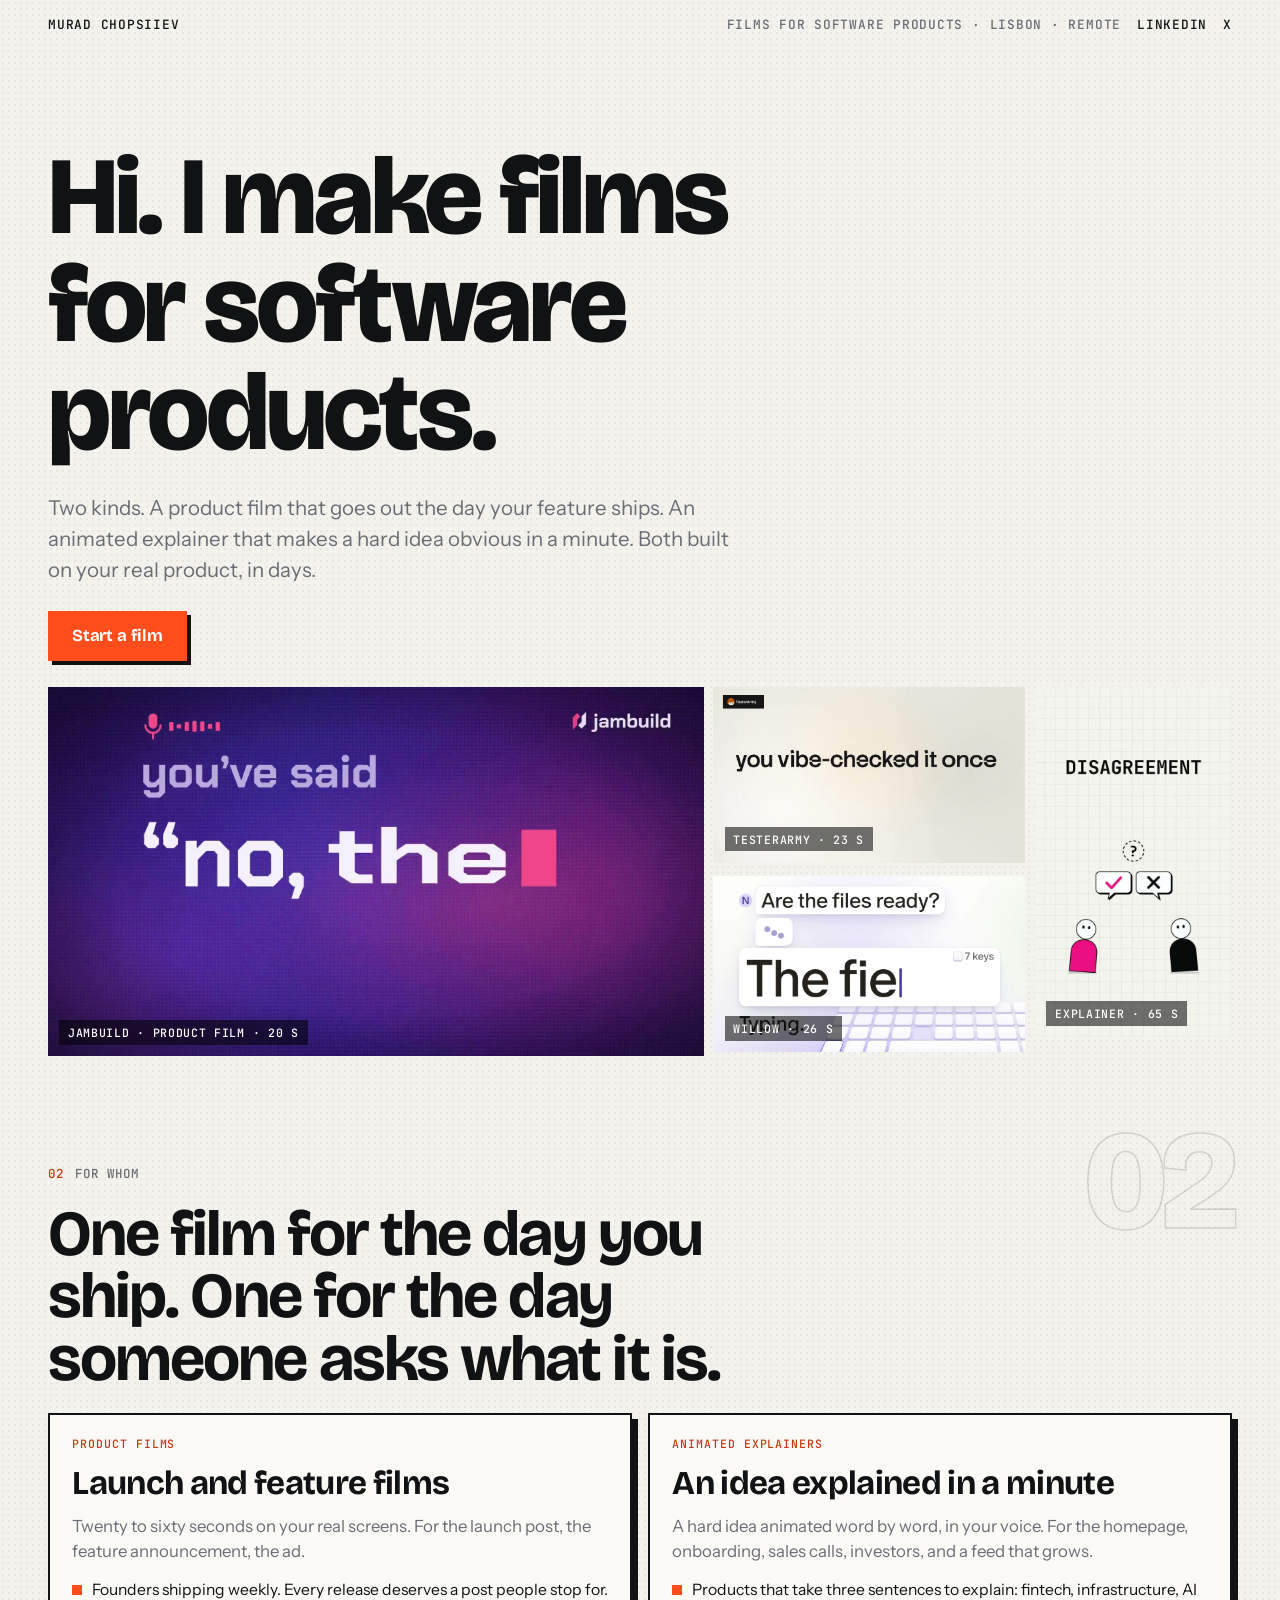
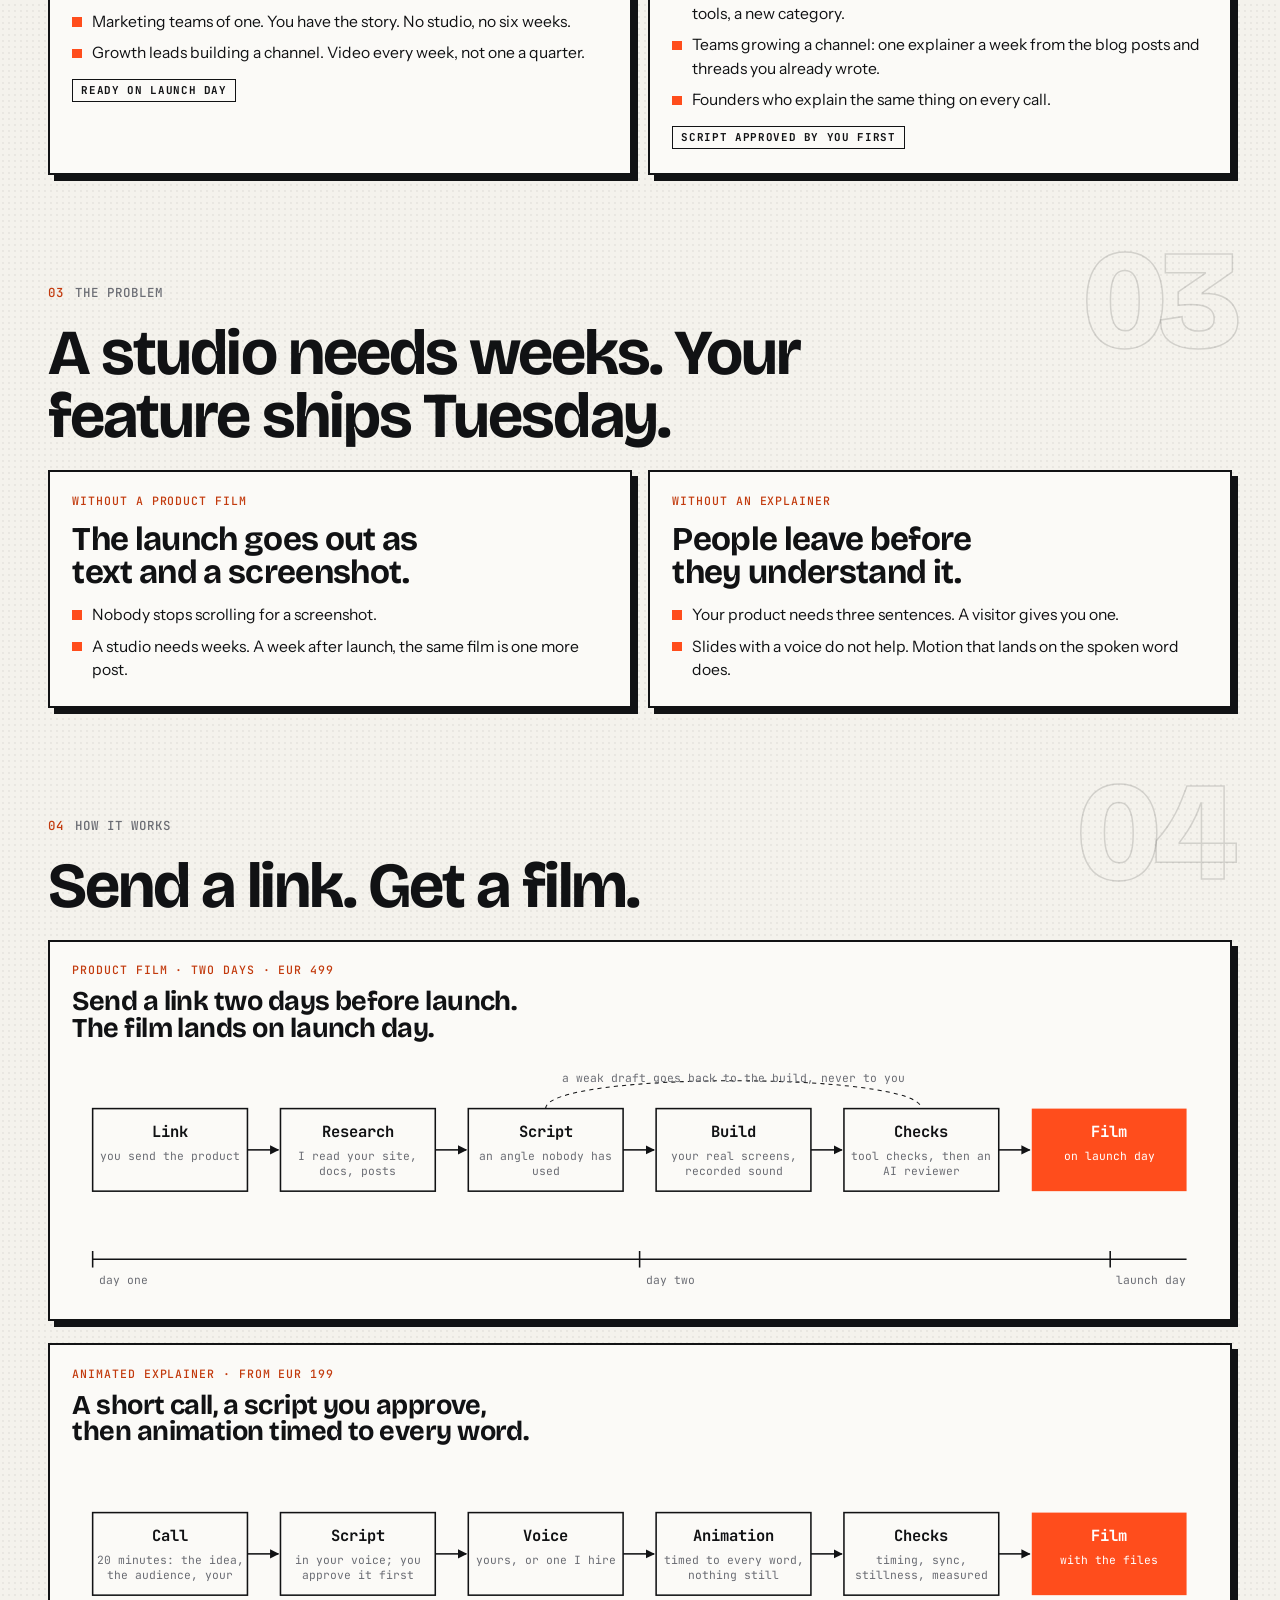
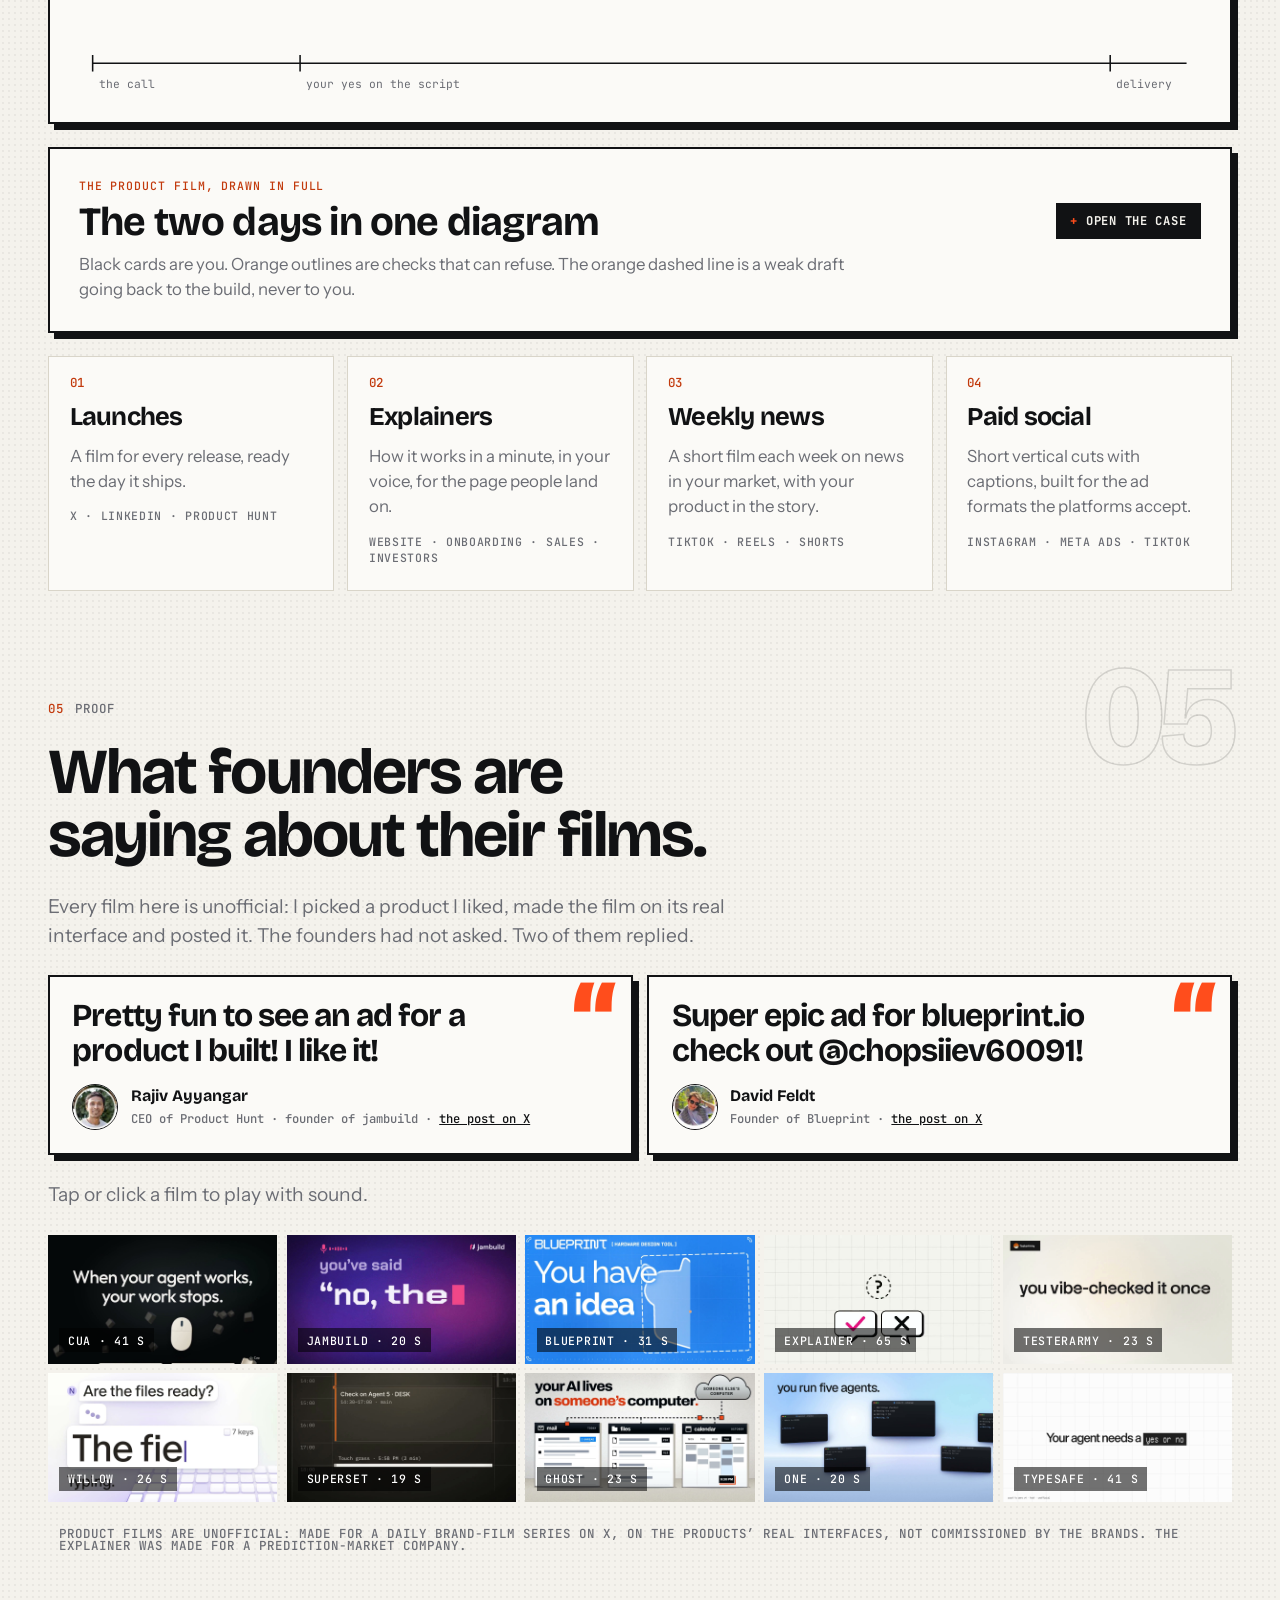
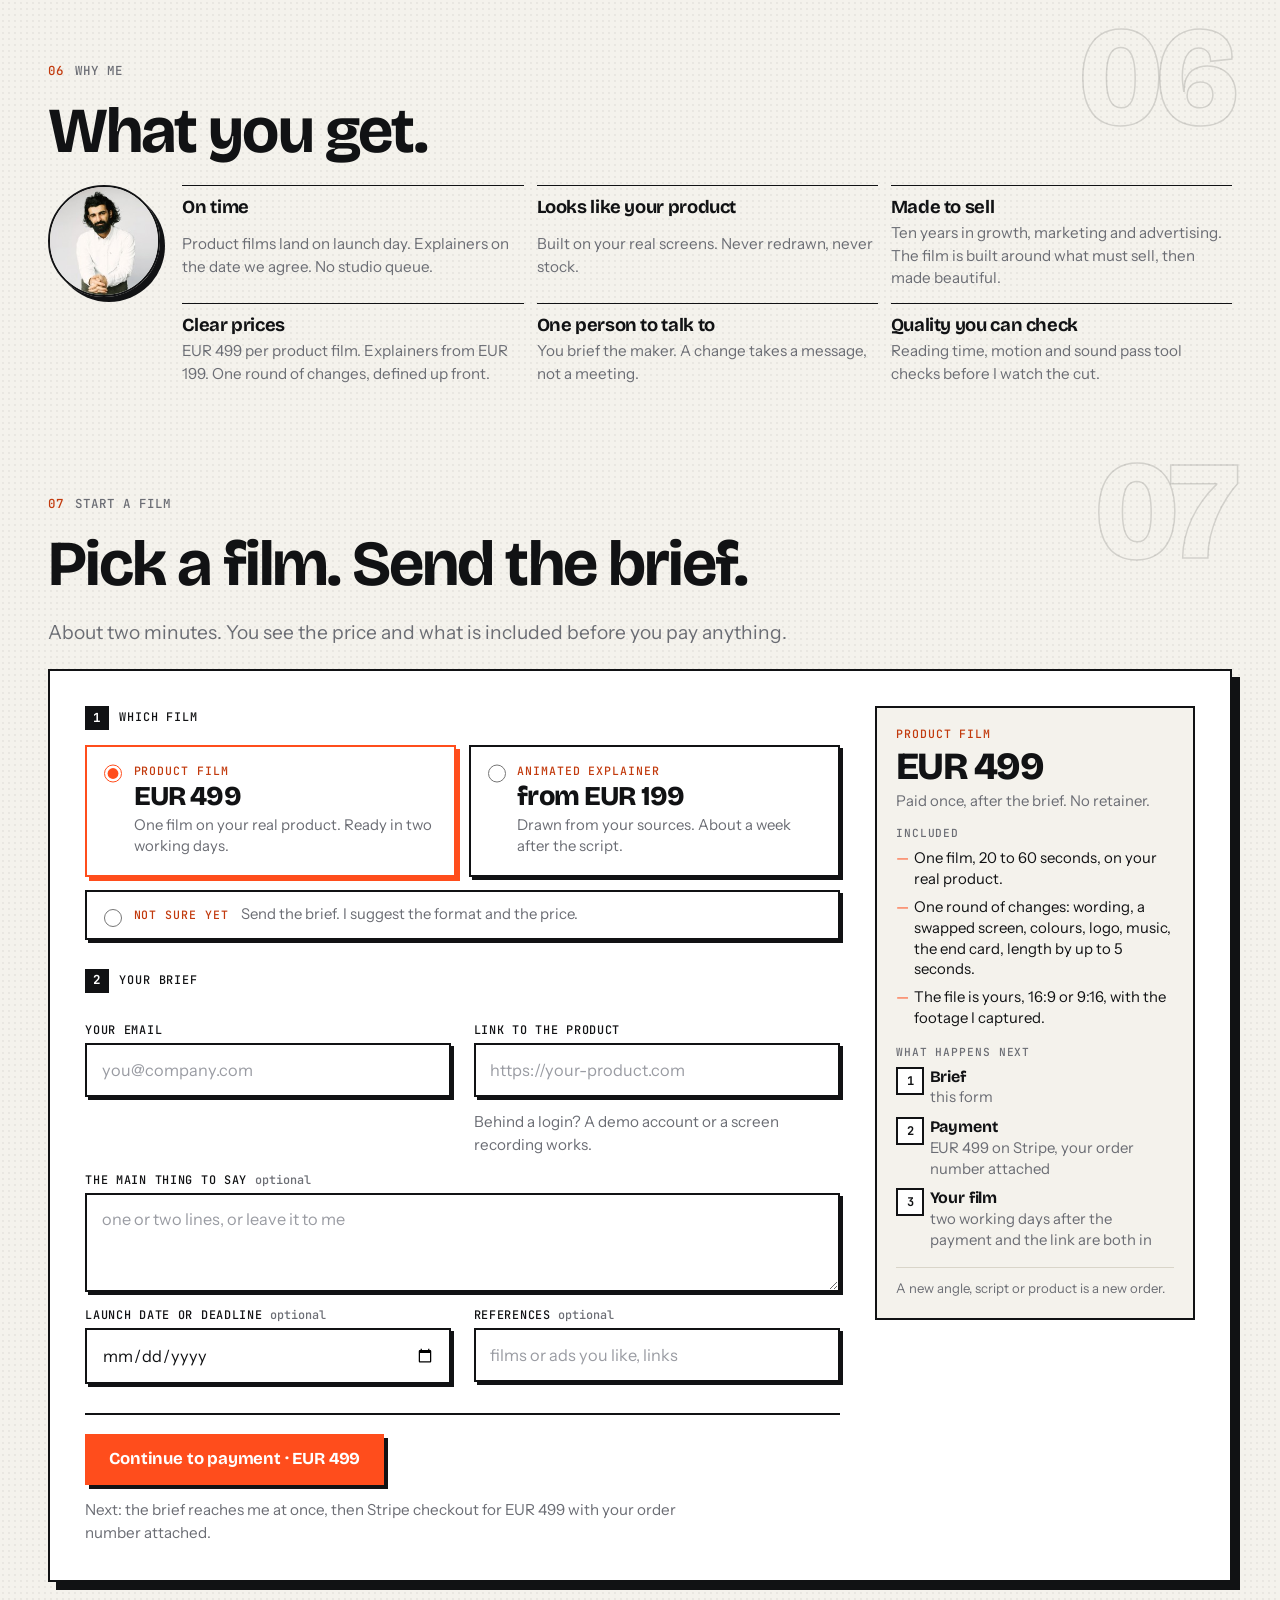
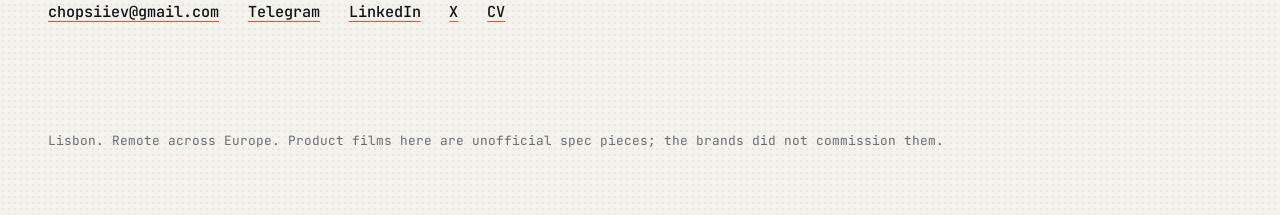
<file: films/index.html>
<!doctype html>
<html lang="en">
<head>
<meta charset="utf-8">
<meta name="viewport" content="width=device-width, initial-scale=1, viewport-fit=cover">
<meta name="theme-color" content="#f4f2ec">
<title>Films for software products · Murad Chopsiiev</title>
<meta name="description" content="Product films ready on launch day and animated explainers that make a hard idea obvious. Built on your real product, in days.">
<meta property="og:type" content="website">
<meta property="og:title" content="Films for software products · Murad Chopsiiev">
<meta property="og:description" content="Product films ready on launch day and animated explainers that make a hard idea obvious. Built on your real product, in days.">
<meta property="og:image" content="https://chopsiiev-web.github.io/media/og-films.jpg">
<meta property="og:image:width" content="1200">
<meta property="og:image:height" content="630">
<meta property="og:url" content="https://chopsiiev-web.github.io/films/">
<meta name="twitter:card" content="summary_large_image">
<meta name="twitter:title" content="Films for software products · Murad Chopsiiev">
<meta name="twitter:description" content="Product films ready on launch day and animated explainers that make a hard idea obvious. Built on your real product, in days.">
<meta name="twitter:image" content="https://chopsiiev-web.github.io/media/og-films.jpg">
<link rel="preconnect" href="https://fonts.googleapis.com">
<link rel="preconnect" href="https://fonts.gstatic.com" crossorigin>
<link rel="stylesheet" href="https://fonts.googleapis.com/css2?family=Bricolage+Grotesque:opsz,wght@12..96,500;12..96,700;12..96,800&family=Instrument+Sans:wght@400;500&family=JetBrains+Mono:wght@400;500&display=swap">
<link rel="stylesheet" href="../assets/style.css">
</head>
<body>
<a class="skip" href="#main">Skip to content</a>
<main class="page" id="main">
  <header class="top">
    <span>Murad Chopsiiev</span>
    <span class="loc">Films for software products · Lisbon · remote</span>
    <nav class="social"><a href="https://www.linkedin.com/in/hadzhymurad/">LinkedIn</a><a href="https://x.com/chopsiiev60091">X</a></nav>
  </header>

  <section class="hero" aria-labelledby="promise">
    <h1 id="promise">Hi. I make films for software products.</h1>
    <p>Two kinds. A product film that goes out the day your feature ships. An animated explainer that makes a hard idea obvious in a minute. Both built on your real product, in days.</p>
    <p><a class="btn cta-top" href="#brief">Start a film</a></p>
    <div class="wall v">
      <div class="shot"><video autoplay muted loop playsinline preload="metadata" poster="../media/jambuild.jpg" src="../media/jambuild.mp4" aria-label="jambuild product film, muted preview"></video><span class="cap">jambuild · product film · 20 s</span></div>
      <div class="shot"><video autoplay muted loop playsinline preload="metadata" poster="../media/testerarmy.jpg" src="../media/testerarmy.mp4" aria-label="TesterArmy product film, muted preview"></video><span class="cap">TesterArmy · 23 s</span></div>
      <div class="shot"><video autoplay muted loop playsinline preload="metadata" poster="../media/willow.jpg" src="../media/willow.mp4" aria-label="Willow product film, muted preview"></video><span class="cap">Willow · 26 s</span></div>
      <div class="shot tall"><video autoplay muted loop playsinline preload="metadata" poster="../media/explainer-pm.jpg" src="../media/explainer-pm.mp4" aria-label="Animated explainer on prediction markets, muted preview"></video><span class="cap">Explainer · 65 s</span></div>
    </div>
  </section>

  <section class="step" aria-labelledby="who" data-n="02">
    <span class="big" aria-hidden="true">02</span>
    <span class="eyebrow" data-n="02">For whom</span>
    <h2 class="h2" id="who">One film for the day you ship. One for the day someone asks what it is.</h2>
    <div class="two">
      <article class="prod">
        <span class="k">Product films</span>
        <h3>Launch and feature films</h3>
        <p>Twenty to sixty seconds on your real screens. For the launch post, the feature announcement, the ad.</p>
        <ul>
          <li>Founders shipping weekly. Every release deserves a post people stop for.</li>
          <li>Marketing teams of one. You have the story. No studio, no six weeks.</li>
          <li>Growth leads building a channel. Video every week, not one a quarter.</li>
        </ul>
        <span class="tag">ready on launch day</span>
      </article>
      <article class="prod">
        <span class="k">Animated explainers</span>
        <h3>An idea explained in a minute</h3>
        <p>A hard idea animated word by word, in your voice. For the homepage, onboarding, sales calls, investors, and a feed that grows.</p>
        <ul>
          <li>Products that take three sentences to explain: fintech, infrastructure, AI tools, a new category.</li>
          <li>Teams growing a channel: one explainer a week from the blog posts and threads you already wrote.</li>
          <li>Founders who explain the same thing on every call.</li>
        </ul>
        <span class="tag">script approved by you first</span>
      </article>
    </div>
  </section>

  <section class="step" aria-labelledby="problem" data-n="03">
    <span class="big" aria-hidden="true">03</span>
    <span class="eyebrow" data-n="03">The problem</span>
    <h2 class="h2" id="problem">A studio needs weeks. Your feature ships Tuesday.</h2>
    <div class="two">
      <article class="prod">
        <span class="k">Without a product film</span>
        <h3>The launch goes out as text and a screenshot.</h3>
        <ul>
          <li>Nobody stops scrolling for a screenshot.</li>
          <li>A studio needs weeks. A week after launch, the same film is one more post.</li>
        </ul>
      </article>
      <article class="prod">
        <span class="k">Without an explainer</span>
        <h3>People leave before they understand it.</h3>
        <ul>
          <li>Your product needs three sentences. A visitor gives you one.</li>
          <li>Slides with a voice do not help. Motion that lands on the spoken word does.</li>
        </ul>
      </article>
    </div>
  </section>

  <section class="step" aria-labelledby="how" data-n="04">
    <span class="big" aria-hidden="true">04</span>
    <span class="eyebrow" data-n="04">How it works</span>
    <h2 class="h2" id="how">Send a link. Get a film.</h2>
    <div class="prod flowcard">
      <span class="k">Product film · two days · EUR 499</span>
      <h3>Send a link two days before launch. The film lands on launch day.</h3>
    <div class="flow">
<svg viewBox="0 0 1100 230" xmlns="http://www.w3.org/2000/svg" role="img" aria-label="Product film: you send a link; I read your site, docs and posts; I write an angle nobody has used; I build on your real screens with recorded sound; tool checks and an AI reviewer; the film is delivered on launch day">
<defs><marker id="fa" viewBox="0 0 10 10" refX="9" refY="5" markerWidth="6" markerHeight="6" orient="auto"><path d="M0 0L10 5L0 10z" fill="#111214"/></marker></defs>
<g class="d-line"><line x1="20" y1="196" x2="1080" y2="196"/>
<line x1="20" y1="188" x2="20" y2="204"/>
<line x1="550" y1="188" x2="550" y2="204"/>
<line x1="1006" y1="188" x2="1006" y2="204"/>
</g><g class="d-s">
<text x="26" y="220">day one</text>
<text x="556" y="220">day two</text>
<text x="1012" y="220">launch day</text>
</g>
<g class="d-box"><rect x="20" y="50" width="150" height="80"/></g>
<g class="d-t" text-anchor="middle"><text x="95" y="78">Link</text></g>
<g class="d-s" text-anchor="middle"><text x="95" y="100">you send the product</text></g>
<g class="d-line" marker-end="url(#fa)"><line x1="170" y1="90" x2="200" y2="90"/></g>
<g class="d-box"><rect x="202" y="50" width="150" height="80"/></g>
<g class="d-t" text-anchor="middle"><text x="277" y="78">Research</text></g>
<g class="d-s" text-anchor="middle"><text x="277" y="100">I read your site,</text></g>
<g class="d-s" text-anchor="middle"><text x="277" y="114">docs, posts</text></g>
<g class="d-line" marker-end="url(#fa)"><line x1="352" y1="90" x2="382" y2="90"/></g>
<g class="d-box"><rect x="384" y="50" width="150" height="80"/></g>
<g class="d-t" text-anchor="middle"><text x="459" y="78">Script</text></g>
<g class="d-s" text-anchor="middle"><text x="459" y="100">an angle nobody has</text></g>
<g class="d-s" text-anchor="middle"><text x="459" y="114">used</text></g>
<g class="d-line" marker-end="url(#fa)"><line x1="534" y1="90" x2="564" y2="90"/></g>
<g class="d-box"><rect x="566" y="50" width="150" height="80"/></g>
<g class="d-t" text-anchor="middle"><text x="641" y="78">Build</text></g>
<g class="d-s" text-anchor="middle"><text x="641" y="100">your real screens,</text></g>
<g class="d-s" text-anchor="middle"><text x="641" y="114">recorded sound</text></g>
<g class="d-line" marker-end="url(#fa)"><line x1="716" y1="90" x2="746" y2="90"/></g>
<g class="d-box"><rect x="748" y="50" width="150" height="80"/></g>
<g class="d-t" text-anchor="middle"><text x="823" y="78">Checks</text></g>
<g class="d-s" text-anchor="middle"><text x="823" y="100">tool checks, then an</text></g>
<g class="d-s" text-anchor="middle"><text x="823" y="114">AI reviewer</text></g>
<g class="d-line" marker-end="url(#fa)"><line x1="898" y1="90" x2="928" y2="90"/></g>
<rect x="930" y="50" width="150" height="80" class="d-sig"/>
<g class="d-t" text-anchor="middle"><text x="1005" y="78" style="fill:#fff">Film</text></g>
<g class="d-s" text-anchor="middle"><text x="1005" y="100" style="fill:#fff">on launch day</text></g>
<path d="M459 50 C 459 14, 823 14, 823 50" class="d-dash"/>
<text x="641" y="24" text-anchor="middle" class="d-s">a weak draft goes back to the build, never to you</text>
</svg>
    </div>
    </div>
    <div class="prod flowcard">
      <span class="k">Animated explainer · from EUR 199</span>
      <h3>A short call, a script you approve, then animation timed to every word.</h3>
    <div class="flow">
<svg viewBox="0 0 1100 230" xmlns="http://www.w3.org/2000/svg" role="img" aria-label="Explainer: a 20-minute call; a script in your voice that you approve; your voice or a hired one; animation timed to every word; measured checks for timing, sync and stillness; the film delivered with the files">
<defs><marker id="fa" viewBox="0 0 10 10" refX="9" refY="5" markerWidth="6" markerHeight="6" orient="auto"><path d="M0 0L10 5L0 10z" fill="#111214"/></marker></defs>
<g class="d-line"><line x1="20" y1="196" x2="1080" y2="196"/>
<line x1="20" y1="188" x2="20" y2="204"/>
<line x1="221" y1="188" x2="221" y2="204"/>
<line x1="1006" y1="188" x2="1006" y2="204"/>
</g><g class="d-s">
<text x="26" y="220">the call</text>
<text x="227" y="220">your yes on the script</text>
<text x="1012" y="220">delivery</text>
</g>
<g class="d-box"><rect x="20" y="50" width="150" height="80"/></g>
<g class="d-t" text-anchor="middle"><text x="95" y="78">Call</text></g>
<g class="d-s" text-anchor="middle"><text x="95" y="100">20 minutes: the idea,</text></g>
<g class="d-s" text-anchor="middle"><text x="95" y="114">the audience, your</text></g>
<g class="d-line" marker-end="url(#fa)"><line x1="170" y1="90" x2="200" y2="90"/></g>
<g class="d-box"><rect x="202" y="50" width="150" height="80"/></g>
<g class="d-t" text-anchor="middle"><text x="277" y="78">Script</text></g>
<g class="d-s" text-anchor="middle"><text x="277" y="100">in your voice; you</text></g>
<g class="d-s" text-anchor="middle"><text x="277" y="114">approve it first</text></g>
<g class="d-line" marker-end="url(#fa)"><line x1="352" y1="90" x2="382" y2="90"/></g>
<g class="d-box"><rect x="384" y="50" width="150" height="80"/></g>
<g class="d-t" text-anchor="middle"><text x="459" y="78">Voice</text></g>
<g class="d-s" text-anchor="middle"><text x="459" y="100">yours, or one I hire</text></g>
<g class="d-line" marker-end="url(#fa)"><line x1="534" y1="90" x2="564" y2="90"/></g>
<g class="d-box"><rect x="566" y="50" width="150" height="80"/></g>
<g class="d-t" text-anchor="middle"><text x="641" y="78">Animation</text></g>
<g class="d-s" text-anchor="middle"><text x="641" y="100">timed to every word,</text></g>
<g class="d-s" text-anchor="middle"><text x="641" y="114">nothing still</text></g>
<g class="d-line" marker-end="url(#fa)"><line x1="716" y1="90" x2="746" y2="90"/></g>
<g class="d-box"><rect x="748" y="50" width="150" height="80"/></g>
<g class="d-t" text-anchor="middle"><text x="823" y="78">Checks</text></g>
<g class="d-s" text-anchor="middle"><text x="823" y="100">timing, sync,</text></g>
<g class="d-s" text-anchor="middle"><text x="823" y="114">stillness, measured</text></g>
<g class="d-line" marker-end="url(#fa)"><line x1="898" y1="90" x2="928" y2="90"/></g>
<rect x="930" y="50" width="150" height="80" class="d-sig"/>
<g class="d-t" text-anchor="middle"><text x="1005" y="78" style="fill:#fff">Film</text></g>
<g class="d-s" text-anchor="middle"><text x="1005" y="100" style="fill:#fff">with the files</text></g>
</svg>
    </div>
    </div>
    <details class="case2">
      <summary><span class="k">The product film, drawn in full</span><h3>The two days in one diagram</h3><p class="one">Black cards are you. Orange outlines are checks that can refuse. The orange dashed line is a weak draft going back to the build, never to you.</p><span class="open"></span></summary>
      <div class="body">
        <div class="map board" data-board="film" style="--w:958px">
<svg viewBox="0 0 958 871" xmlns="http://www.w3.org/2000/svg" role="img" aria-label="How a film is made from one link. Research agents read the product site, posts and audience; a one-sentence message, three judged concepts and a script come out; the picture is built from the real screens with a motion library and recorded sound; measured metrics and a second AI review check the cut; the film is delivered on launch day with one round of changes." font-family="JetBrains Mono, Menlo, monospace">
<defs><marker id="m-ink" viewBox="0 0 10 10" refX="9" refY="5" markerWidth="7" markerHeight="7" orient="auto"><path d="M0 0L10 5L0 10z" fill="#111214"/></marker><marker id="m-sig" viewBox="0 0 10 10" refX="9" refY="5" markerWidth="7" markerHeight="7" orient="auto"><path d="M0 0L10 5L0 10z" fill="#ff4d1c"/></marker><marker id="m-mut" viewBox="0 0 10 10" refX="9" refY="5" markerWidth="7" markerHeight="7" orient="auto"><path d="M0 0L10 5L0 10z" fill="#6b6d74"/></marker></defs>
<rect x="28" y="37" width="262" height="143" fill="none" stroke="#111214" stroke-opacity=".35" stroke-width="1.5" stroke-dasharray="6 5"/>
<rect x="40" y="24" width="68" height="26" fill="#111214"/><text x="48" y="42" font-size="12" font-weight="800" fill="#f4f2ec" letter-spacing=".02em">1 · YOU</text>
<text x="116" y="42" font-size="9.5" fill="#6b6d74" letter-spacing=".05em" paint-order="stroke" stroke="#f4f2ec" stroke-width="5" stroke-linejoin="round">TWO MINUTES</text>
<rect x="28" y="227" width="262" height="379" fill="none" stroke="#111214" stroke-opacity=".35" stroke-width="1.5" stroke-dasharray="6 5"/>
<rect x="40" y="214" width="157" height="26" fill="#111214"/><text x="48" y="232" font-size="12" font-weight="800" fill="#f4f2ec" letter-spacing=".02em">2 · RESEARCH AGENTS</text>
<text x="205" y="232" font-size="9.5" fill="#6b6d74" letter-spacing=".05em" paint-order="stroke" stroke="#f4f2ec" stroke-width="5" stroke-linejoin="round">DAY ONE</text>
<rect x="350" y="37" width="262" height="379" fill="none" stroke="#111214" stroke-opacity=".35" stroke-width="1.5" stroke-dasharray="6 5"/>
<rect x="362" y="24" width="83" height="26" fill="#111214"/><text x="370" y="42" font-size="12" font-weight="800" fill="#f4f2ec" letter-spacing=".02em">3 · WORDS</text>
<text x="453" y="42" font-size="9.5" fill="#6b6d74" letter-spacing=".05em" paint-order="stroke" stroke="#f4f2ec" stroke-width="5" stroke-linejoin="round">DAY ONE, LATER</text>
<rect x="350" y="463" width="262" height="379" fill="none" stroke="#111214" stroke-opacity=".35" stroke-width="1.5" stroke-dasharray="6 5"/>
<rect x="362" y="450" width="157" height="26" fill="#111214"/><text x="370" y="468" font-size="12" font-weight="800" fill="#f4f2ec" letter-spacing=".02em">4 · PICTURE + SOUND</text>
<text x="527" y="468" font-size="9.5" fill="#6b6d74" letter-spacing=".05em" paint-order="stroke" stroke="#f4f2ec" stroke-width="5" stroke-linejoin="round">DAY TWO</text>
<rect x="663" y="37" width="262" height="261" fill="none" stroke="#111214" stroke-opacity=".35" stroke-width="1.5" stroke-dasharray="6 5"/>
<rect x="675" y="24" width="90" height="26" fill="#111214"/><text x="683" y="42" font-size="12" font-weight="800" fill="#f4f2ec" letter-spacing=".02em">5 · CHECKS</text>
<text x="773" y="42" font-size="9.5" fill="#6b6d74" letter-spacing=".05em" paint-order="stroke" stroke="#f4f2ec" stroke-width="5" stroke-linejoin="round">BEFORE I WATCH IT</text>
<rect x="663" y="345" width="262" height="261" fill="none" stroke="#111214" stroke-opacity=".35" stroke-width="1.5" stroke-dasharray="6 5"/>
<rect x="675" y="332" width="105" height="26" fill="#111214"/><text x="683" y="350" font-size="12" font-weight="800" fill="#f4f2ec" letter-spacing=".02em">6 · DELIVERY</text>
<text x="788" y="350" font-size="9.5" fill="#6b6d74" letter-spacing=".05em" paint-order="stroke" stroke="#f4f2ec" stroke-width="5" stroke-linejoin="round">LAUNCH DAY</text>
<path d="M159.0 164 V258" fill="none" stroke="#111214" stroke-width="1.8" stroke-dasharray="7 5" marker-end="url(#m-ink)" class="d-move"/>
<text x="166.0" y="200.0" font-size="9.5" font-weight="700" fill="#111214" text-anchor="start" paint-order="stroke" stroke="#f4f2ec" stroke-width="4" stroke-linejoin="round">one link</text>
<path d="M270 306.0 H302 V116.0 H370" fill="none" stroke="#111214" stroke-width="1.8" stroke-dasharray="7 5" marker-end="url(#m-ink)" class="d-move"/>
<text x="372.0" y="62.0" font-size="9.5" font-weight="700" fill="#111214" text-anchor="start" paint-order="stroke" stroke="#f4f2ec" stroke-width="4" stroke-linejoin="round">linked facts</text>
<path d="M270 424.0 H311 V228.5 H370" fill="none" stroke="#111214" stroke-width="1.8" stroke-dasharray="7 5" marker-end="url(#m-ink)" class="d-move"/>
<path d="M270 542.0 H320 V239.5 H370" fill="none" stroke="#111214" stroke-width="1.8" stroke-dasharray="7 5" marker-end="url(#m-ink)" class="d-move"/>
<path d="M481.0 164 V186" fill="none" stroke="#111214" stroke-width="1.8" stroke-dasharray="7 5" marker-end="url(#m-ink)" class="d-move"/>
<path d="M481.0 282 V304" fill="none" stroke="#111214" stroke-width="1.8" stroke-dasharray="7 5" marker-end="url(#m-ink)" class="d-move"/>
<text x="488.0" y="296.5" font-size="9.5" font-weight="700" fill="#111214" text-anchor="start" paint-order="stroke" stroke="#f4f2ec" stroke-width="4" stroke-linejoin="round">you pick one</text>
<path d="M481.0 400 V494" fill="none" stroke="#111214" stroke-width="1.8" stroke-dasharray="7 5" marker-end="url(#m-ink)" class="d-move"/>
<path d="M592 542.0 H624 V105.0 H683" fill="none" stroke="#111214" stroke-width="1.8" stroke-dasharray="7 5" marker-end="url(#m-ink)" class="d-move"/>
<path d="M592 660.0 H633 V116.0 H683" fill="none" stroke="#111214" stroke-width="1.8" marker-end="url(#m-ink)"/>
<path d="M592 778.0 H642 V127.0 H683" fill="none" stroke="#111214" stroke-width="1.8" marker-end="url(#m-ink)"/>
<path d="M794.0 164 V186" fill="none" stroke="#111214" stroke-width="1.8" stroke-dasharray="7 5" marker-end="url(#m-ink)" class="d-move"/>
<path d="M794.0 282 V376" fill="none" stroke="#111214" stroke-width="1.8" stroke-dasharray="7 5" marker-end="url(#m-ink)" class="d-move"/>
<path d="M794.0 472 V494" fill="none" stroke="#111214" stroke-width="1.8" marker-end="url(#m-ink)"/>
<text x="801.0" y="486.5" font-size="9.5" font-weight="700" fill="#111214" text-anchor="start" paint-order="stroke" stroke="#f4f2ec" stroke-width="4" stroke-linejoin="round">one round</text>
<path d="M905 234.0 H937 V854 H329 V542.0 H370" fill="none" stroke="#ff4d1c" stroke-width="1.8" stroke-dasharray="4 4" marker-end="url(#m-sig)"/>
<text x="633.0" y="850.0" font-size="9.5" font-weight="700" fill="#ff4d1c" text-anchor="middle" paint-order="stroke" stroke="#f4f2ec" stroke-width="4" stroke-linejoin="round">a weak draft goes back to the build, never to you</text>
<rect x="52" y="72" width="222" height="96" fill="#111214"/>
<rect x="48" y="68" width="222" height="96" fill="#111214" stroke="#111214" stroke-width="2"/>
<text x="58" y="87" font-size="12.5" font-weight="700" fill="#ff4d1c">A link to the</text>
<text x="58" y="101" font-size="12.5" font-weight="700" fill="#ff4d1c">product</text>
<text x="58" y="118" font-size="10" fill="rgba(244,242,236,.88)" font-family="Instrument Sans, Helvetica, Arial, sans-serif">Plus references and the one thing to</text>
<text x="58" y="130.5" font-size="10" fill="rgba(244,242,236,.88)" font-family="Instrument Sans, Helvetica, Arial, sans-serif">say, if you like. Sent two days before</text>
<text x="58" y="143.0" font-size="10" fill="rgba(244,242,236,.88)" font-family="Instrument Sans, Helvetica, Arial, sans-serif">launch.</text>
<rect x="222" y="75" width="40" height="14" fill="#f4f2ec" stroke="#f4f2ec" stroke-width="1"/><text x="228" y="85" font-size="8" font-weight="700" fill="#111214" letter-spacing=".06em">DAY 0</text>
<rect x="52" y="262" width="222" height="96" fill="#111214"/>
<rect x="48" y="258" width="222" height="96" fill="#ffffff" stroke="#ff4d1c" stroke-width="2"/>
<text x="58" y="277" font-size="12.5" font-weight="700" fill="#111214">Your site + docs</text>
<text x="58" y="294" font-size="10" fill="rgba(17,18,20,.8)" font-family="Instrument Sans, Helvetica, Arial, sans-serif">Every claim in the film traces to</text>
<text x="58" y="306.5" font-size="10" fill="rgba(17,18,20,.8)" font-family="Instrument Sans, Helvetica, Arial, sans-serif">something you published.</text>
<rect x="137" y="265" width="126" height="14" fill="#ff4d1c" stroke="#ff4d1c" stroke-width="1"/><text x="142" y="275" font-size="8" font-weight="700" fill="#f4f2ec" letter-spacing=".06em">NO INVENTED NUMBERS</text>
<rect x="52" y="380" width="222" height="96" fill="#111214"/>
<rect x="48" y="376" width="222" height="96" fill="#ffffff" stroke="#111214" stroke-width="2"/>
<text x="58" y="395" font-size="12.5" font-weight="700" fill="#111214">Your posts + launch</text>
<text x="58" y="412" font-size="10" fill="rgba(17,18,20,.8)" font-family="Instrument Sans, Helvetica, Arial, sans-serif">The trigger: what is new, what people</text>
<text x="58" y="424.5" font-size="10" fill="rgba(17,18,20,.8)" font-family="Instrument Sans, Helvetica, Arial, sans-serif">asked, what got reposted.</text>
<rect x="52" y="498" width="222" height="96" fill="#111214"/>
<rect x="48" y="494" width="222" height="96" fill="#ffffff" stroke="#111214" stroke-width="2"/>
<text x="58" y="513" font-size="12.5" font-weight="700" fill="#111214">Your audience</text>
<text x="58" y="530" font-size="10" fill="rgba(17,18,20,.8)" font-family="Instrument Sans, Helvetica, Arial, sans-serif">Who buys, in their own words, from</text>
<text x="58" y="542.5" font-size="10" fill="rgba(17,18,20,.8)" font-family="Instrument Sans, Helvetica, Arial, sans-serif">forums and replies.</text>
<rect x="374" y="72" width="222" height="96" fill="#111214"/>
<rect x="370" y="68" width="222" height="96" fill="#ffffff" stroke="#ff4d1c" stroke-width="2"/>
<text x="380" y="87" font-size="12.5" font-weight="700" fill="#111214">One sentence</text>
<text x="380" y="104" font-size="10" fill="rgba(17,18,20,.8)" font-family="Instrument Sans, Helvetica, Arial, sans-serif">What the film must leave in the</text>
<text x="380" y="116.5" font-size="10" fill="rgba(17,18,20,.8)" font-family="Instrument Sans, Helvetica, Arial, sans-serif">viewer&#x27;s head. Under 20 words.</text>
<rect x="374" y="190" width="222" height="96" fill="#111214"/>
<rect x="370" y="186" width="222" height="96" fill="#ffffff" stroke="#111214" stroke-width="2"/>
<text x="380" y="205" font-size="12.5" font-weight="700" fill="#111214">3 concepts, judged</text>
<text x="380" y="222" font-size="10" fill="rgba(17,18,20,.8)" font-family="Instrument Sans, Helvetica, Arial, sans-serif">Seven angles, judged on seven points,</text>
<text x="380" y="234.5" font-size="10" fill="rgba(17,18,20,.8)" font-family="Instrument Sans, Helvetica, Arial, sans-serif">the best three drawn as moving</text>
<text x="380" y="247.0" font-size="10" fill="rgba(17,18,20,.8)" font-family="Instrument Sans, Helvetica, Arial, sans-serif">sketches.</text>
<rect x="374" y="308" width="222" height="96" fill="#111214"/>
<rect x="370" y="304" width="222" height="96" fill="#ffffff" stroke="#111214" stroke-width="2"/>
<text x="380" y="323" font-size="12.5" font-weight="700" fill="#111214">The script</text>
<text x="380" y="340" font-size="10" fill="rgba(17,18,20,.8)" font-family="Instrument Sans, Helvetica, Arial, sans-serif">An angle nobody has used. The first</text>
<text x="380" y="352.5" font-size="10" fill="rgba(17,18,20,.8)" font-family="Instrument Sans, Helvetica, Arial, sans-serif">line passes six checks.</text>
<rect x="374" y="498" width="222" height="96" fill="#111214"/>
<rect x="370" y="494" width="222" height="96" fill="#ebe8df" stroke="#111214" stroke-width="2"/>
<text x="380" y="513" font-size="12.5" font-weight="700" fill="#111214">Your real screens</text>
<text x="380" y="530" font-size="10" fill="rgba(17,18,20,.8)" font-family="Instrument Sans, Helvetica, Arial, sans-serif">Captured from the product as code.</text>
<text x="380" y="542.5" font-size="10" fill="rgba(17,18,20,.8)" font-family="Instrument Sans, Helvetica, Arial, sans-serif">Never redrawn, never stock.</text>
<rect x="374" y="616" width="222" height="96" fill="#111214"/>
<rect x="370" y="612" width="222" height="96" fill="#ebe8df" stroke="#111214" stroke-width="2"/>
<text x="380" y="631" font-size="12.5" font-weight="700" fill="#111214">Motion library</text>
<text x="380" y="648" font-size="10" fill="rgba(17,18,20,.8)" font-family="Instrument Sans, Helvetica, Arial, sans-serif">14 reusable moves. Your tenth film</text>
<text x="380" y="660.5" font-size="10" fill="rgba(17,18,20,.8)" font-family="Instrument Sans, Helvetica, Arial, sans-serif">costs less than your first.</text>
<rect x="374" y="734" width="222" height="96" fill="#111214"/>
<rect x="370" y="730" width="222" height="96" fill="#ffffff" stroke="#111214" stroke-width="2"/>
<text x="380" y="749" font-size="12.5" font-weight="700" fill="#111214">Recorded sound</text>
<text x="380" y="766" font-size="10" fill="rgba(17,18,20,.8)" font-family="Instrument Sans, Helvetica, Arial, sans-serif">Licensed music, real recorded effects,</text>
<text x="380" y="778.5" font-size="10" fill="rgba(17,18,20,.8)" font-family="Instrument Sans, Helvetica, Arial, sans-serif">mastered to broadcast level.</text>
<rect x="687" y="72" width="222" height="96" fill="#111214"/>
<rect x="683" y="68" width="222" height="96" fill="#ffffff" stroke="#ff4d1c" stroke-width="2"/>
<text x="693" y="87" font-size="12.5" font-weight="700" fill="#111214">Measured, not felt</text>
<text x="693" y="104" font-size="10" fill="rgba(17,18,20,.8)" font-family="Instrument Sans, Helvetica, Arial, sans-serif">Reading time per word, motion, words</text>
<text x="693" y="116.5" font-size="10" fill="rgba(17,18,20,.8)" font-family="Instrument Sans, Helvetica, Arial, sans-serif">before picture, loudness.</text>
<rect x="687" y="190" width="222" height="96" fill="#111214"/>
<rect x="683" y="186" width="222" height="96" fill="#ffffff" stroke="#ff4d1c" stroke-width="2"/>
<text x="693" y="205" font-size="12.5" font-weight="700" fill="#111214">A second AI review</text>
<text x="693" y="222" font-size="10" fill="rgba(17,18,20,.8)" font-family="Instrument Sans, Helvetica, Arial, sans-serif">Compares the cut with top launch films</text>
<text x="693" y="234.5" font-size="10" fill="rgba(17,18,20,.8)" font-family="Instrument Sans, Helvetica, Arial, sans-serif">and names what is weak.</text>
<rect x="687" y="380" width="222" height="96" fill="#111214"/>
<rect x="683" y="376" width="222" height="96" fill="#ffffff" stroke="#111214" stroke-width="2"/>
<text x="693" y="395" font-size="12.5" font-weight="700" fill="#111214">The film</text>
<text x="693" y="412" font-size="10" fill="rgba(17,18,20,.8)" font-family="Instrument Sans, Helvetica, Arial, sans-serif">20 to 60 seconds, 16:9 or 9:16, with</text>
<text x="693" y="424.5" font-size="10" fill="rgba(17,18,20,.8)" font-family="Instrument Sans, Helvetica, Arial, sans-serif">the poster frame.</text>
<rect x="858" y="383" width="40" height="14" fill="#ebe8df" stroke="#111214" stroke-width="1"/><text x="862" y="393" font-size="8" font-weight="700" fill="#111214" letter-spacing=".06em">YOURS</text>
<rect x="687" y="498" width="222" height="96" fill="#111214"/>
<rect x="683" y="494" width="222" height="96" fill="#ebe8df" stroke="#111214" stroke-width="2"/>
<text x="693" y="513" font-size="12.5" font-weight="700" fill="#111214">One round of changes</text>
<text x="693" y="530" font-size="10" fill="rgba(17,18,20,.8)" font-family="Instrument Sans, Helvetica, Arial, sans-serif">Wording, a screen, colours, logo,</text>
<text x="693" y="542.5" font-size="10" fill="rgba(17,18,20,.8)" font-family="Instrument Sans, Helvetica, Arial, sans-serif">music, end card, up to 5 seconds.</text>
</svg>
</div>
        <p class="legend"><span><i class="lg-flow"></i>moving dashes: work flows</span><span><i class="lg-gate"></i>orange outline: a check that can refuse</span><span><i class="lg-ink"></i>black: a person</span><span><i class="lg-fail"></i>orange dashed: the return loop</span></p>
      </div>
    </details>
    <div class="uses">
      <article class="use"><span class="n">01</span><h3>Launches</h3><p>A film for every release, ready the day it ships.</p><span class="where">X · LinkedIn · Product Hunt</span></article>
      <article class="use"><span class="n">02</span><h3>Explainers</h3><p>How it works in a minute, in your voice, for the page people land on.</p><span class="where">website · onboarding · sales · investors</span></article>
      <article class="use"><span class="n">03</span><h3>Weekly news</h3><p>A short film each week on news in your market, with your product in the story.</p><span class="where">TikTok · Reels · Shorts</span></article>
      <article class="use"><span class="n">04</span><h3>Paid social</h3><p>Short vertical cuts with captions, built for the ad formats the platforms accept.</p><span class="where">Instagram · Meta ads · TikTok</span></article>
    </div>
  </section>

  <section class="step work" aria-labelledby="proof" data-n="05">
    <span class="big" aria-hidden="true">05</span>
    <span class="eyebrow" data-n="05">Proof</span>
    <h2 class="h2" id="proof">What founders are saying about their films.</h2>
    <p class="lead">Every film here is unofficial: I picked a product I liked, made the film on its real interface and posted it. The founders had not asked. Two of them replied.</p>
    <div class="quotes">
      <figure class="quote">
        <blockquote>Pretty fun to see an ad for a product I built! I like it!</blockquote>
        <figcaption><img src="../media/avatar-rajiv.jpg" alt="" width="200" height="200" loading="lazy"><b>Rajiv Ayyangar</b><span>CEO of Product Hunt · founder of jambuild · <a href="https://x.com/rajivayyangar/status/2107199411595977150">the post on X</a></span></figcaption>
      </figure>
      <figure class="quote">
        <blockquote>Super epic ad for blueprint.io check out @chopsiiev60091!</blockquote>
        <figcaption><img src="../media/avatar-david.jpg" alt="" width="200" height="200" loading="lazy"><b>David Feldt</b><span>Founder of Blueprint · <a href="https://x.com/davidfeldt/status/2108663317862711710">the post on X</a></span></figcaption>
      </figure>
    </div>
    <p class="lead">Tap or click a film to play with sound.</p>
    <div class="grid" id="grid">
      <button class="cell" type="button" data-src="../media/cua.mp4" aria-label="Play Cua"><img src="../media/cua.jpg" alt="" loading="lazy" width="1600" height="900"><span class="cap">Cua · 41 s</span><span class="play" aria-hidden="true">▶ SOUND</span></button>
      <button class="cell" type="button" data-src="../media/jambuild.mp4" aria-label="Play jambuild"><img src="../media/jambuild.jpg" alt="" loading="lazy" width="1600" height="900"><span class="cap">jambuild · 20 s</span><span class="play" aria-hidden="true">▶ SOUND</span></button>
      <button class="cell" type="button" data-src="../media/blueprint.mp4" aria-label="Play Blueprint"><img src="../media/blueprint.jpg" alt="" loading="lazy" width="1600" height="900"><span class="cap">Blueprint · 31 s</span><span class="play" aria-hidden="true">▶ SOUND</span></button>
      <button class="cell" type="button" data-src="../media/explainer-pm.mp4" aria-label="Play the explainer"><img src="../media/explainer-pm.jpg" alt="" loading="lazy" width="1080" height="1920"><span class="cap">Explainer · 65 s</span><span class="play" aria-hidden="true">▶ SOUND</span></button>
      <button class="cell" type="button" data-src="../media/testerarmy.mp4" aria-label="Play TesterArmy"><img src="../media/testerarmy.jpg" alt="" loading="lazy" width="1600" height="900"><span class="cap">TesterArmy · 23 s</span><span class="play" aria-hidden="true">▶ SOUND</span></button>
      <button class="cell" type="button" data-src="../media/willow.mp4" aria-label="Play Willow"><img src="../media/willow.jpg" alt="" loading="lazy" width="1600" height="900"><span class="cap">Willow · 26 s</span><span class="play" aria-hidden="true">▶ SOUND</span></button>
      <button class="cell" type="button" data-src="../media/superset.mp4" aria-label="Play Superset"><img src="../media/superset.jpg" alt="" loading="lazy" width="1600" height="900"><span class="cap">Superset · 19 s</span><span class="play" aria-hidden="true">▶ SOUND</span></button>
      <button class="cell" type="button" data-src="../media/ghost.mp4" aria-label="Play Ghost"><img src="../media/ghost.jpg" alt="" loading="lazy" width="1600" height="900"><span class="cap">Ghost · 23 s</span><span class="play" aria-hidden="true">▶ SOUND</span></button>
      <button class="cell" type="button" data-src="../media/one.mp4" aria-label="Play One"><img src="../media/one.jpg" alt="" loading="lazy" width="1600" height="900"><span class="cap">One · 20 s</span><span class="play" aria-hidden="true">▶ SOUND</span></button>
      <button class="cell" type="button" data-src="../media/typesafe-1.mp4" aria-label="Play TypeSafe"><img src="../media/typesafe-1.jpg" alt="" loading="lazy" width="1600" height="900"><span class="cap">TypeSafe · 41 s</span><span class="play" aria-hidden="true">▶ SOUND</span></button>
    </div>
    <span class="eyebrow">Product films are unofficial: made for a daily brand-film series on X, on the products’ real interfaces, not commissioned by the brands. The explainer was made for a prediction-market company.</span>
  </section>

  <section class="step" aria-labelledby="why" data-n="06">
    <span class="big" aria-hidden="true">06</span>
    <span class="eyebrow" data-n="06">Why me</span>
    <h2 class="h2" id="why">What you get.</h2>
    <div class="me">
      <img src="../media/murad-200.jpg" alt="Murad Chopsiiev" width="200" height="200">
      <ul class="rules">
        <li><b>On time</b><span>Product films land on launch day. Explainers on the date we agree. No studio queue.</span></li>
        <li><b>Looks like your product</b><span>Built on your real screens. Never redrawn, never stock.</span></li>
        <li><b>Made to sell</b><span>Ten years in growth, marketing and advertising. The film is built around what must sell, then made beautiful.</span></li>
        <li><b>Clear prices</b><span>EUR 499 per product film. Explainers from EUR 199. One round of changes, defined up front.</span></li>
        <li><b>One person to talk to</b><span>You brief the maker. A change takes a message, not a meeting.</span></li>
        <li><b>Quality you can check</b><span>Reading time, motion and sound pass tool checks before I watch the cut.</span></li>
      </ul>
    </div>
  </section>

  <section class="step order" aria-labelledby="ask" id="order" data-n="07">
    <span class="big" aria-hidden="true">07</span>
    <span class="eyebrow" data-n="07">Start a film</span>
    <h2 class="h2" id="ask">Pick a film. Send the brief.</h2>
    <p class="lead">About two minutes. You see the price and what is included before you pay anything.</p>
    <form class="form checkout" id="brief" novalidate>
      <fieldset class="pick" aria-labelledby="pick-l">
        <div class="stepk" id="pick-l"><b>1</b> Which film</div>
        <div class="opts">
        <label class="opt"><input type="radio" name="kind" value="Product film" checked><span class="k">Product film</span><span class="price">EUR 499</span><span class="sub">One film on your real product. Ready in two working days.</span></label>
        <label class="opt"><input type="radio" name="kind" value="Animated explainer"><span class="k">Animated explainer</span><span class="price">from EUR 199</span><span class="sub">Drawn from your sources. About a week after the script.</span></label>
        <label class="opt lite"><input type="radio" name="kind" value="Not sure yet"><span class="k">Not sure yet</span><span class="sub">Send the brief. I suggest the format and the price.</span></label>
        </div>
      </fieldset>
      <aside class="sum" aria-label="What you get and what happens next">
        <div class="sumv" data-for="Product film">
          <div><span class="k">Product film</span><span class="price">EUR 499</span><span class="sub">Paid once, after the brief. No retainer.</span></div>
          <div class="two">
            <div><h4>Included</h4><ul>
              <li>One film, 20 to 60 seconds, on your real product.</li>
              <li>One round of changes: wording, a swapped screen, colours, logo, music, the end card, length by up to 5 seconds.</li>
              <li>The file is yours, 16:9 or 9:16, with the footage I captured.</li>
            </ul></div>
            <div><h4>What happens next</h4><ol class="steps3">
              <li><b>Brief</b><span>this form</span></li>
              <li><b>Payment</b><span>EUR 499 on Stripe, your order number attached</span></li>
              <li><b>Your film</b><span>two working days after the payment and the link are both in</span></li>
            </ol></div>
          </div>
          <p class="fine">A new angle, script or product is a new order.</p>
        </div>
        <div class="sumv" data-for="Animated explainer" hidden>
          <div><span class="k">Animated explainer</span><span class="price">from EUR 199</span><span class="sub">The price depends on length and how much is drawn. You get it on the call.</span></div>
          <div class="two">
            <div><h4>Included</h4><ul>
              <li>A script in your voice. Nothing moves until you approve it.</li>
              <li>Your voice or a hired one, animated word by word.</li>
              <li>The film and the files, checked by tools before they reach you.</li>
            </ul></div>
            <div><h4>What happens next</h4><ol class="steps3">
              <li><b>Brief</b><span>this form</span></li>
              <li><b>A 20-minute call</b><span>the idea, the audience, your sources, then the price and the dates</span></li>
              <li><b>Script, then the film</b><span>about a week after your yes on the script</span></li>
            </ol></div>
          </div>
          <p class="fine">I decline claims I cannot verify from your sources, and regulated advice.</p>
        </div>
        <div class="sumv" data-for="Not sure yet" hidden>
          <div><span class="k">Not sure yet</span><span class="price small">Price in my reply</span><span class="sub">Send the brief with the product link. I come back with the format that fits, the price and the dates.</span></div>
          <div class="two">
            <div><h4>What happens next</h4><ol class="steps3">
              <li><b>Brief</b><span>this form</span></li>
              <li><b>My reply</b><span>within a day: the format, the price, the dates</span></li>
              <li><b>You decide</b><span>a product film is paid on Stripe, an explainer starts with a call</span></li>
            </ol></div>
          </div>
          <p class="fine">Nothing to pay now.</p>
        </div>
      </aside>
      <div class="fields">
        <span class="stepk"><b>2</b> Your brief</span>
        <div class="field half"><label for="f-email">Your email</label><input id="f-email" name="email" type="email" inputmode="email" autocomplete="email" spellcheck="false" required placeholder="you@company.com"></div>
        <div class="field half"><label for="f-product">Link to the product</label><input id="f-product" name="product" type="url" inputmode="url" autocomplete="url" spellcheck="false" required placeholder="https://your-product.com"><small class="hint">Behind a login? A demo account or a screen recording works.</small></div>
        <div class="field"><label for="f-message">The main thing to say <em>optional</em></label><textarea id="f-message" name="message" rows="3" autocomplete="off" placeholder="one or two lines, or leave it to me"></textarea></div>
        <div class="field half"><label for="f-date">Launch date or deadline <em>optional</em></label><input id="f-date" name="launch_date" type="date" autocomplete="off"></div>
        <div class="field half"><label for="f-refs">References <em>optional</em></label><input id="f-refs" name="references" type="text" autocomplete="off" spellcheck="false" placeholder="films or ads you like, links"></div>
        <div class="field" data-for="Animated explainer|Not sure yet" hidden><label for="f-sources">Sources or a draft script <em>optional</em></label><input id="f-sources" name="sources" type="text" autocomplete="off" spellcheck="false" placeholder="docs, a page, a draft, links"></div>
        <div class="hp" aria-hidden="true"><label for="f-website">Website</label><input id="f-website" name="website" type="text" tabindex="-1" autocomplete="off"></div>
      </div>
      <div class="send">
        <p class="err" id="f-err" aria-live="polite"></p>
        <div class="actions"><button class="btn" type="submit" id="f-submit">Continue to payment · EUR 499</button></div>
        <p class="next" id="f-next" aria-live="polite">Next: the brief reaches me at once, then Stripe checkout for EUR 499 with your order number attached.</p>
      </div>
    </form>
    <p class="row contact"><a href="mailto:chopsiiev@gmail.com">chopsiiev@gmail.com</a><a href="https://t.me/Hadzhymurad">Telegram</a><a href="https://www.linkedin.com/in/hadzhymurad/">LinkedIn</a><a href="https://x.com/chopsiiev60091">X</a><a href="../cv/Hadzhymurad-Chopsiiev-CV.pdf">CV</a></p>
  </section>
  <footer>Lisbon. Remote across Europe. Product films here are unofficial spec pieces; the brands did not commission them.</footer>
  <a class="sticky" id="sticky" href="#brief">Start a film →</a>
</main>
<script>
  // work grid: hover = muted preview (pointer devices only), click = sound. One player at a time.
  const grid = document.getElementById('grid');
  const preview = (cell, on) => { if (cell.classList.contains('on')) return; let v = cell.querySelector('video');
    if (on && !v) { v = document.createElement('video'); v.src = cell.dataset.src; v.muted = true; v.loop = true; v.playsInline = true; v.autoplay = true; v.setAttribute('aria-hidden', 'true'); cell.prepend(v); cell.querySelector('img').hidden = true; }
    if (!on && v) { v.remove(); cell.querySelector('img').hidden = false; } };
  if (matchMedia('(hover: hover)').matches && !matchMedia('(prefers-reduced-motion: reduce)').matches) {
    grid.addEventListener('mouseover', e => { const c = e.target.closest('.cell'); if (c) preview(c, true); });
    grid.addEventListener('mouseout', e => { const c = e.target.closest('.cell'); if (c && !c.contains(e.relatedTarget)) preview(c, false); });
  }
  grid.addEventListener('click', e => { const c = e.target.closest('.cell'); if (!c || c.classList.contains('on')) return;
    grid.querySelectorAll('.cell.on video').forEach(v => v.pause());
    const v = document.createElement('video'); v.src = c.dataset.src; v.controls = true; v.playsInline = true; v.autoplay = true; v.setAttribute('aria-label', c.getAttribute('aria-label').replace('Play ', ''));
    c.classList.add('on'); c.replaceChildren(v); });

  // the brief: no outside service. It becomes an email, a Telegram message, or text to copy.
  const form = document.getElementById('brief'), err = document.getElementById('f-err'), next = document.getElementById('f-next');
  const RELAY = 'https://brief-relay.chopsiiev.workers.dev', SRC = 'Films page';
  form.addEventListener('submit', async e => { e.preventDefault();
    const d = Object.fromEntries(new FormData(form).entries());
    const bad = [...form.querySelectorAll('[required]')].find(i => !i.checkValidity());
    if (bad) { err.textContent = bad.type === 'email' ? 'Enter the email I should reply to.' : (bad.name === 'market' ? 'Say which market you want to enter.' : 'Add the link to the product.'); bad.setAttribute('aria-invalid', 'true'); (bad.closest('.field') || form).append(err); bad.focus(); return; }
    err.textContent = '';
    const text = ['Film: ' + (d.kind || 'not sure yet'), 'Email: ' + d.email, 'Product: ' + d.product, 'Launch date: ' + (d.launch_date || '-'), 'Main thing to say: ' + (d.message || '-'), 'References: ' + (d.references || '-'), 'Sources or draft script: ' + (d.sources || '-')].join('\n');
    const ref = 'B-' + new Date().toISOString().slice(0, 10).replace(/-/g, '') + '-' + Math.random().toString(36).slice(2, 6).toUpperCase();
    const btn = form.querySelector('button[type=submit]'); btn.disabled = true; btn.textContent = 'Sending…';
    const ctl = new AbortController(); const timer = setTimeout(() => ctl.abort(), 8000);
    try {
      const r = await fetch(RELAY, { method: 'POST', headers: { 'Content-Type': 'application/json' }, body: JSON.stringify({ text: 'Film brief · ' + ref + '\nSource: ' + SRC + ' · ' + location.href + '\n\n' + text, website: (form.website && form.website.value) || '' }), signal: ctl.signal });
      clearTimeout(timer);
      if (!r.ok) throw new Error(String(r.status));
      btn.textContent = 'Sent'; next.textContent = 'Sent. I reply within a day.';
      try { localStorage.setItem('brief', JSON.stringify({ ref, kind: d.kind || '', email: d.email, t: Date.now() })); } catch (y) {}
      if (d.kind === 'Product film') {{ location.href = 'https://buy.stripe.com/eVqcN67Lg7oPddObYU48000?client_reference_id=' + ref + '&prefilled_email=' + encodeURIComponent(d.email); }} else {{ location.href = '../thanks/'; }}
      return;
    } catch (x) {
      clearTimeout(timer); btn.disabled = false; btn.textContent = 'Send the brief';
      let box = form.querySelector('.fallback');
      if (!box) { box = document.createElement('div'); box.className = 'fallback field'; box.innerHTML = '<label>Could not send from here. Copy the brief and send it to <a href="mailto:chopsiiev@gmail.com">chopsiiev@gmail.com</a> or on <a href="https://t.me/Hadzhymurad">Telegram</a>.</label><textarea rows="6" readonly></textarea><div class="actions"><button class="btn alt" type="button">Copy the brief</button></div>'; form.insertBefore(box, next);
        box.querySelector('button').addEventListener('click', async (ev) => { try { await navigator.clipboard.writeText(box.querySelector('textarea').value); ev.target.textContent = 'Copied'; } catch (y) { box.querySelector('textarea').select(); } }); }
      box.querySelector('textarea').value = text; next.textContent = ''; }
  });
  form.addEventListener('input', e => { e.target.removeAttribute('aria-invalid'); });
  // one path: the kind decides which fields show, the summary beside the form, the button and what happens after the brief
  const labels = { 'Product film': 'Continue to payment · EUR 499', 'Animated explainer': 'Send the brief', 'Not sure yet': 'Send the brief' };
  const notes = { 'Product film': 'Next: the brief reaches me at once, then Stripe checkout for EUR 499 with your order number attached.', 'Animated explainer': 'Next: the brief reaches me at once. I call you with the price and the dates. Nothing to pay now.', 'Not sure yet': 'Next: the brief reaches me at once. I reply within a day. Nothing to pay now.' };
  const syncKind = () => { const k = (form.querySelector('input[name=kind]:checked') || {}).value || 'Product film';
    document.getElementById('f-submit').textContent = labels[k]; next.textContent = notes[k];
    form.querySelectorAll('[data-for]').forEach(el => { el.hidden = !el.dataset.for.split('|').includes(k); }); };
  form.querySelectorAll('input[name=kind]').forEach(r => r.addEventListener('change', syncKind)); syncKind(); addEventListener('pageshow', syncKind);
  // sticky button: shown while neither the hero nor the order block is on screen
  const sticky = document.getElementById('sticky'); const seen = new Map();
  const io = new IntersectionObserver(es => { es.forEach(x => seen.set(x.target, x.isIntersecting)); sticky.classList.toggle('show', ![...seen.values()].some(Boolean)); }, { threshold: 0.05 });
  io.observe(document.querySelector('.hero')); io.observe(document.getElementById('order'));
  document.querySelectorAll('.board').forEach(b => b.addEventListener('click', () => { b.classList.toggle('zoom'); if (!b.classList.contains('zoom')) b.scrollLeft = 0; }));
</script>
<!-- Cloudflare Web Analytics: page views only, no cookies -->
<script type='module' src='https://static.cloudflareinsights.com/beacon.min.js' data-cf-beacon='{"token": "b00a1998274d474988e2ad36eb482b56"}'></script>
</body>
</html>
</file>
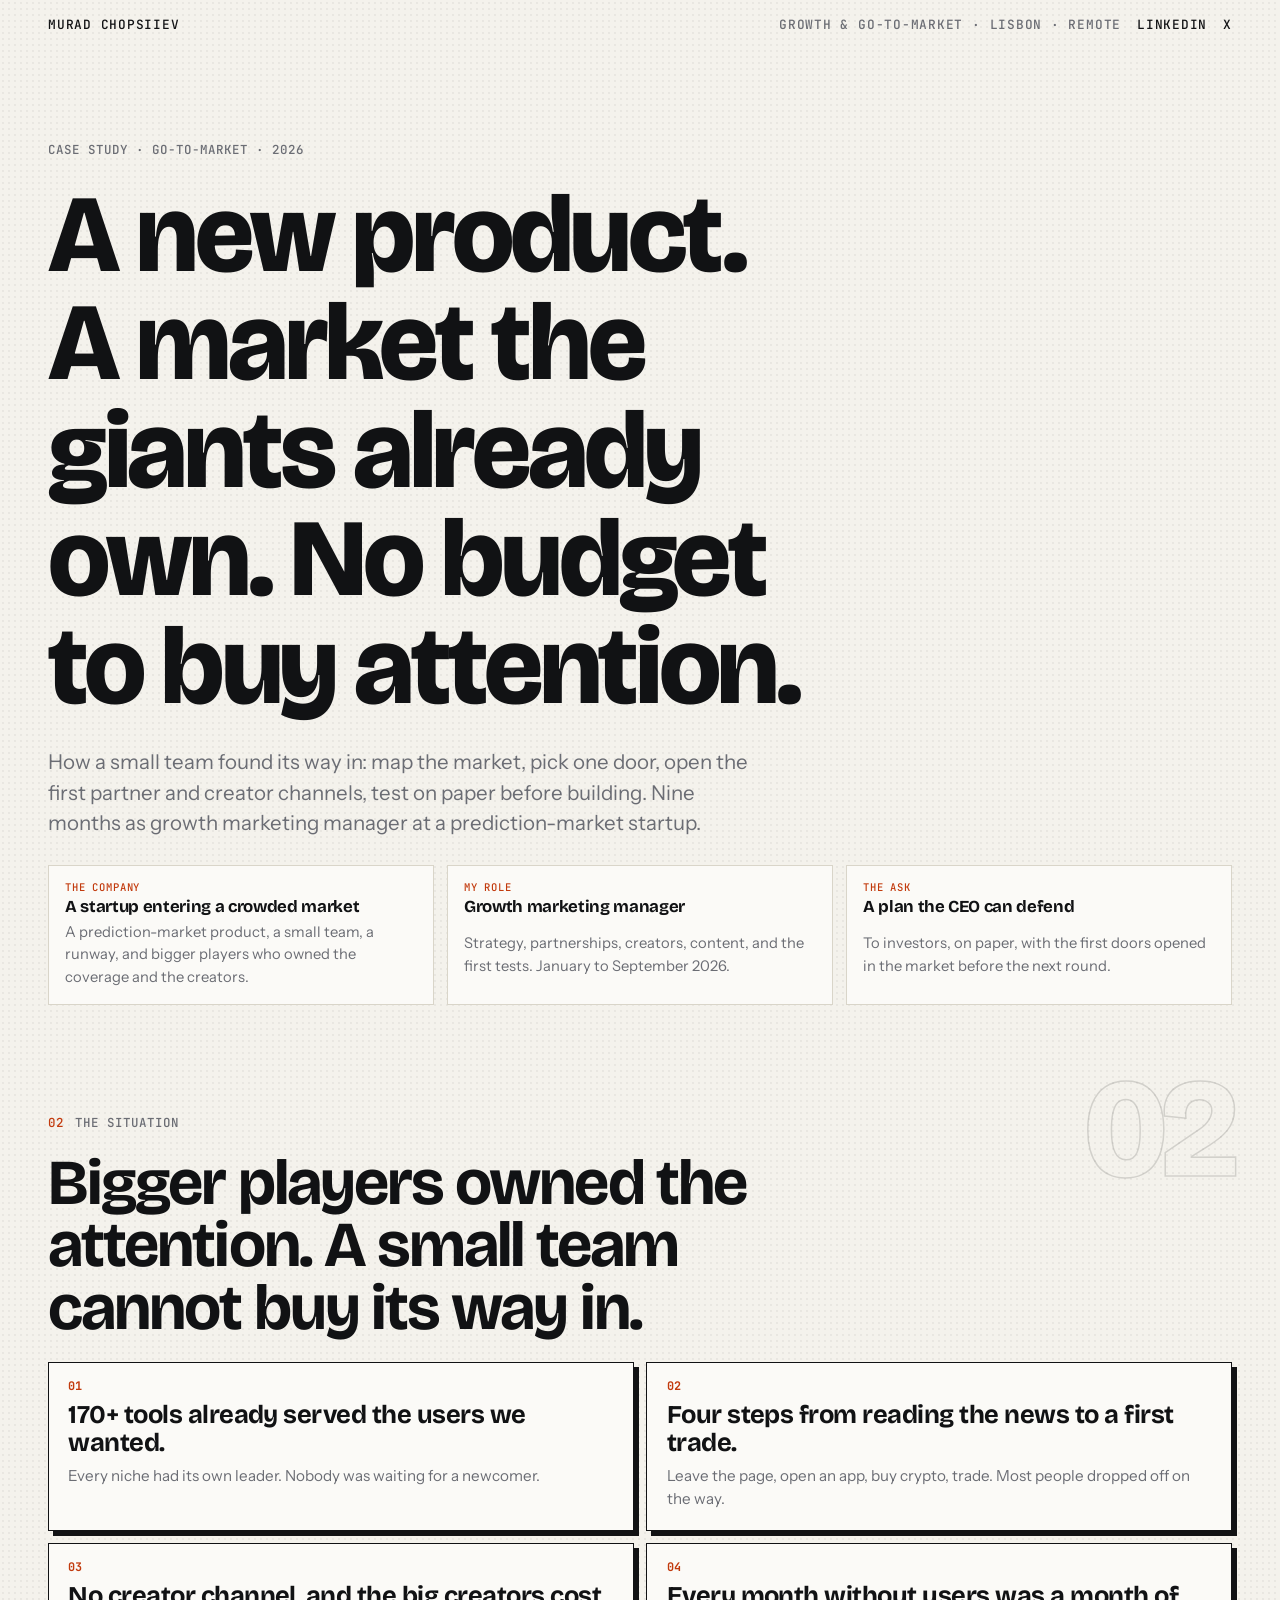
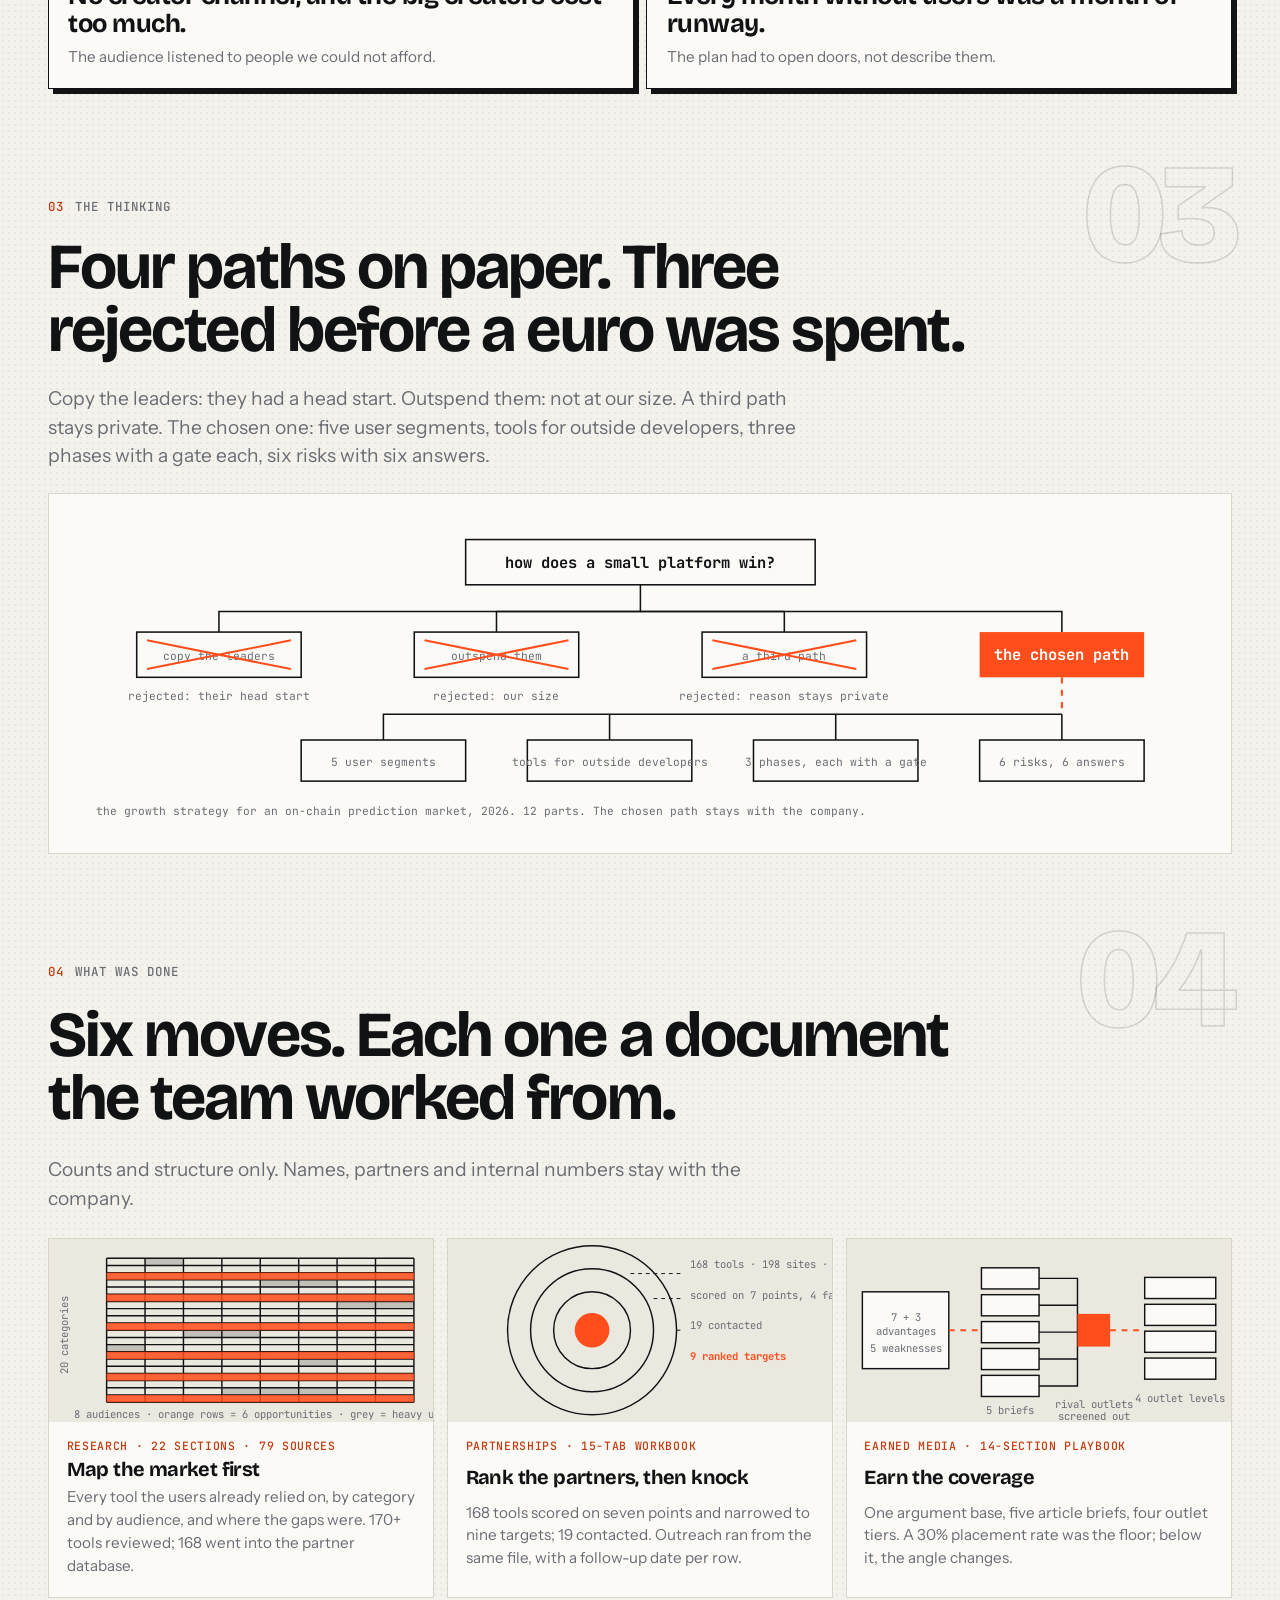
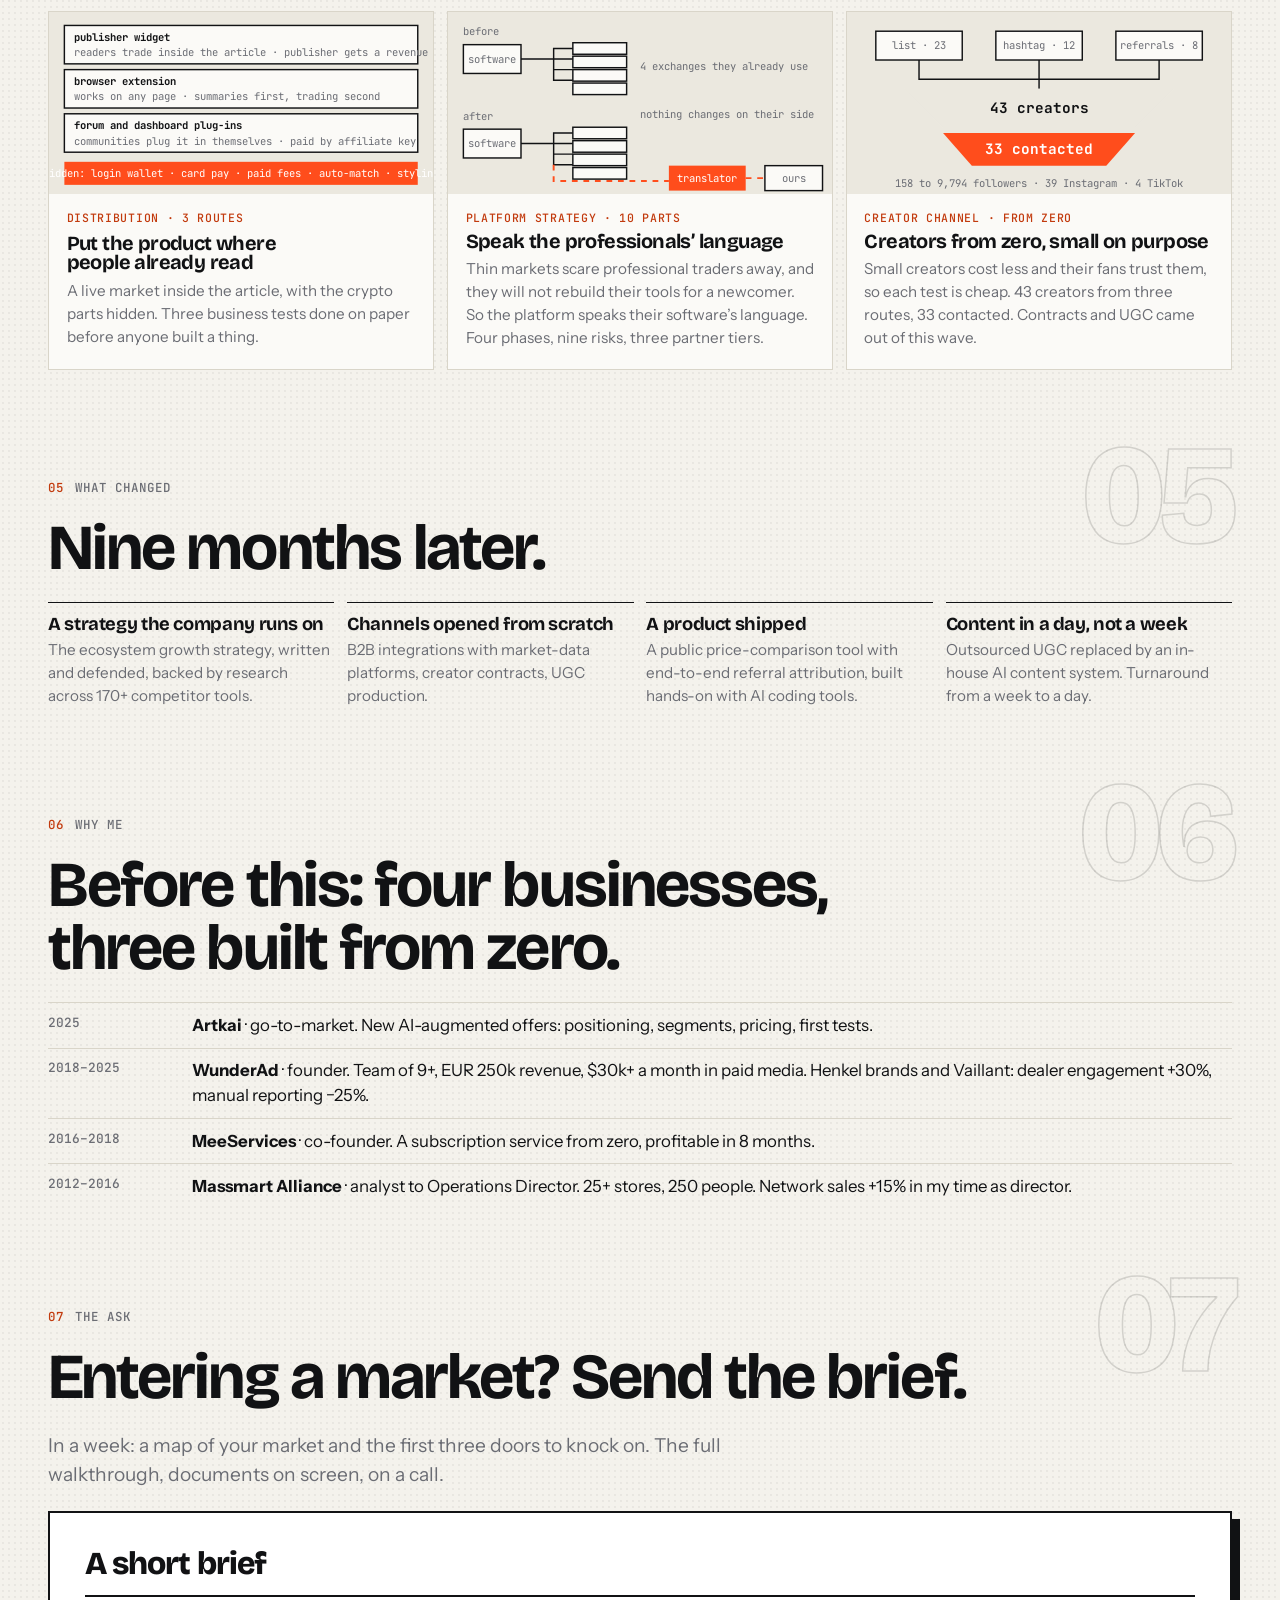
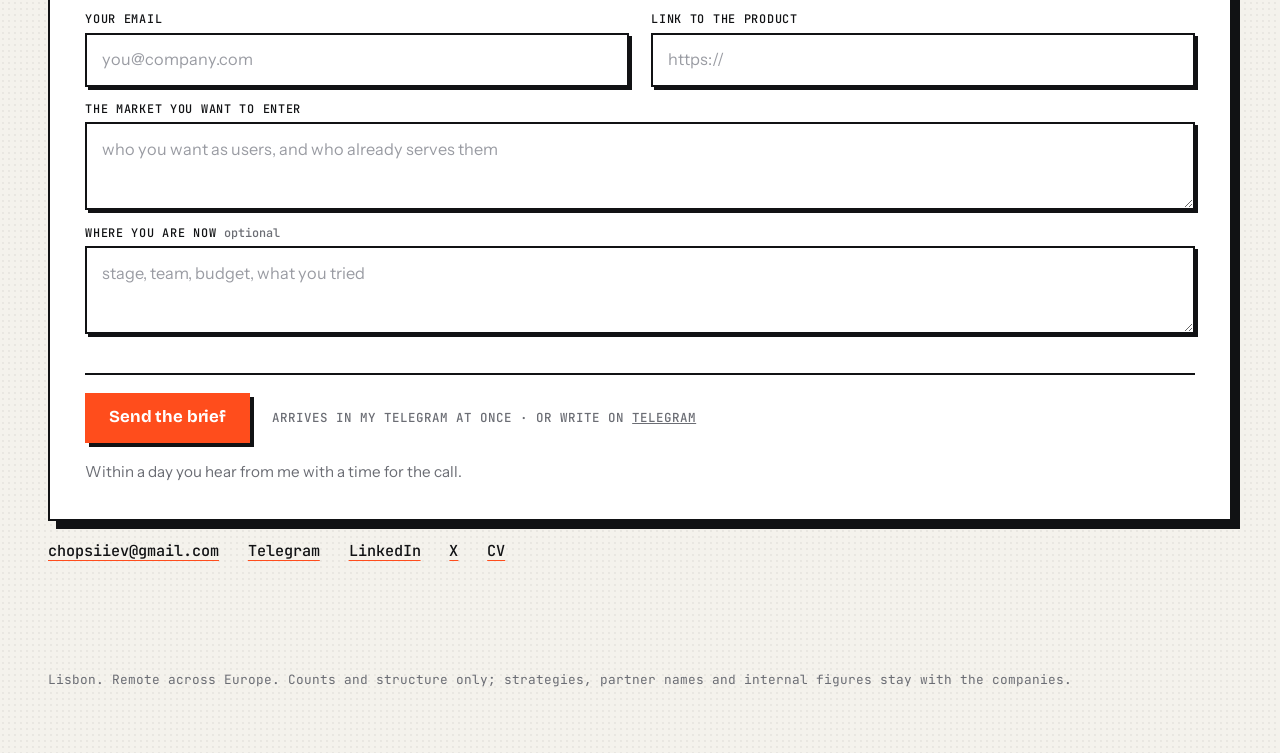
<file: growth/index.html>
<!doctype html>
<html lang="en">
<head>
<meta charset="utf-8">
<meta name="viewport" content="width=device-width, initial-scale=1, viewport-fit=cover">
<meta name="theme-color" content="#f4f2ec">
<title>Growth &amp; go-to-market · Murad Chopsiiev</title>
<meta name="description" content="Case study: taking a new product into a market the big players already own. Map the market, pick one way in, open the first partner and creator channels, test on paper before building.">
<meta property="og:type" content="website">
<meta property="og:title" content="Growth &amp; go-to-market case study · Murad Chopsiiev">
<meta property="og:description" content="A new product, a market the giants already own, no budget to buy attention. How a small team found its way in.">
<meta property="og:image" content="https://chopsiiev-web.github.io/media/og-growth.jpg">
<meta property="og:image:width" content="1200">
<meta property="og:image:height" content="630">
<meta property="og:url" content="https://chopsiiev-web.github.io/growth/">
<meta name="twitter:card" content="summary_large_image">
<meta name="twitter:title" content="Growth &amp; go-to-market case study · Murad Chopsiiev">
<meta name="twitter:description" content="A new product, a market the giants already own, no budget to buy attention. How a small team found its way in.">
<meta name="twitter:image" content="https://chopsiiev-web.github.io/media/og-growth.jpg">
<link rel="preconnect" href="https://fonts.googleapis.com">
<link rel="preconnect" href="https://fonts.gstatic.com" crossorigin>
<link rel="stylesheet" href="https://fonts.googleapis.com/css2?family=Bricolage+Grotesque:opsz,wght@12..96,500;12..96,700;12..96,800&family=Instrument+Sans:wght@400;500&family=JetBrains+Mono:wght@400;500&display=swap">
<link rel="stylesheet" href="../assets/style.css">
</head>
<body>
<a class="skip" href="#main">Skip to content</a>
<main class="page" id="main">
  <header class="top">
    <span>Murad Chopsiiev</span>
    <span class="loc">Growth &amp; go-to-market · Lisbon · remote</span>
    <nav class="social"><a href="https://www.linkedin.com/in/hadzhymurad/">LinkedIn</a><a href="https://x.com/chopsiiev60091">X</a></nav>
  </header>

  <section class="hero" aria-labelledby="promise">
    <span class="eyebrow">Case study · go-to-market · 2026</span>
    <h1 id="promise">A new product. A market the giants already own. No budget to buy attention.</h1>
    <p>How a small team found its way in: map the market, pick one door, open the first partner and creator channels, test on paper before building. Nine months as growth marketing manager at a prediction-market startup.</p>
    <ul class="worth">
      <li><b data-k="The company">A startup entering a crowded market</b><span>A prediction-market product, a small team, a runway, and bigger players who owned the coverage and the creators.</span></li>
      <li><b data-k="My role">Growth marketing manager</b><span>Strategy, partnerships, creators, content, and the first tests. January to September 2026.</span></li>
      <li><b data-k="The ask">A plan the CEO can defend</b><span>To investors, on paper, with the first doors opened in the market before the next round.</span></li>
    </ul>
  </section>

  <section class="step" aria-labelledby="situation" data-n="02">
    <span class="big" aria-hidden="true">02</span>
    <span class="eyebrow" data-n="02">The situation</span>
    <h2 class="h2" id="situation">Bigger players owned the attention. A small team cannot buy its way in.</h2>
    <ul class="pains four">
      <li><b>170+ tools already served the users we wanted.</b><span>Every niche had its own leader. Nobody was waiting for a newcomer.</span></li>
      <li><b>Four steps from reading the news to a first trade.</b><span>Leave the page, open an app, buy crypto, trade. Most people dropped off on the way.</span></li>
      <li><b>No creator channel, and the big creators cost too much.</b><span>The audience listened to people we could not afford.</span></li>
      <li><b>Every month without users was a month of runway.</b><span>The plan had to open doors, not describe them.</span></li>
    </ul>
  </section>

  <section class="step" aria-labelledby="thinking" data-n="03">
    <span class="big" aria-hidden="true">03</span>
    <span class="eyebrow" data-n="03">The thinking</span>
    <h2 class="h2" id="thinking">Four paths on paper. Three rejected before a euro was spent.</h2>
    <p class="lead">Copy the leaders: they had a head start. Outspend them: not at our size. A third path stays private. The chosen one: five user segments, tools for outside developers, three phases with a gate each, six risks with six answers.</p>
    <div class="map" role="img" aria-label="Decision tree: copy the leaders, rejected for their head start; outspend them, rejected for our size; a third path, reason private; the chosen path leads to five user segments, tools for outside developers, three phases each with a gate, and six risks with six answers">
      <svg viewBox="0 0 1100 300" xmlns="http://www.w3.org/2000/svg">
        <rect x="380" y="20" width="340" height="44" class="d-box"/><text x="550" y="48" text-anchor="middle" class="d-t">how does a small platform win?</text>
        <g class="d-line"><path d="M550 64 V 90 H 140 V 110"/><path d="M550 90 H 410 V 110"/><path d="M550 90 H 690 V 110"/><path d="M550 90 H 960 V 110"/></g>
        <g class="d-box"><rect x="60" y="110" width="160" height="44"/><rect x="330" y="110" width="160" height="44"/><rect x="610" y="110" width="160" height="44"/></g>
        <rect x="880" y="110" width="160" height="44" class="d-sig"/>
        <g class="d-s" text-anchor="middle"><text x="140" y="137">copy the leaders</text><text x="410" y="137">outspend them</text><text x="690" y="137">a third path</text></g>
        <text x="960" y="137" text-anchor="middle" class="d-t" style="fill:#fff">the chosen path</text>
        <g stroke="#ff4d1c" stroke-width="2"><path d="M70 118 L 210 146 M 210 118 L 70 146"/><path d="M340 118 L 480 146 M 480 118 L 340 146"/><path d="M620 118 L 760 146 M 760 118 L 620 146"/></g>
        <g class="d-s" text-anchor="middle"><text x="140" y="176">rejected: their head start</text><text x="410" y="176">rejected: our size</text><text x="690" y="176">rejected: reason stays private</text></g>
        <g class="d-flow"><path d="M960 154 V 190"/></g>
        <g class="d-line"><path d="M960 190 H 300 V 215 M 520 190 V 215 M 740 190 V 215 M 960 190 V 215"/></g>
        <g class="d-box"><rect x="220" y="215" width="160" height="40"/><rect x="440" y="215" width="160" height="40"/><rect x="660" y="215" width="160" height="40"/><rect x="880" y="215" width="160" height="40"/></g>
        <g class="d-s" text-anchor="middle"><text x="300" y="240">5 user segments</text><text x="520" y="240">tools for outside developers</text><text x="740" y="240">3 phases, each with a gate</text><text x="960" y="240">6 risks, 6 answers</text></g>
        <text x="20" y="288" class="d-s">the growth strategy for an on-chain prediction market, 2026. 12 parts. The chosen path stays with the company.</text>
      </svg>
    </div>
  </section>

  <section class="step work" aria-labelledby="moves" data-n="04">
    <span class="big" aria-hidden="true">04</span>
    <span class="eyebrow" data-n="04">What was done</span>
    <h2 class="h2" id="moves">Six moves. Each one a document the team worked from.</h2>
    <p class="lead">Counts and structure only. Names, partners and internal numbers stay with the company.</p>
    <div class="cases">
      <article class="casecard">
        <svg viewBox="0 0 400 190" xmlns="http://www.w3.org/2000/svg" aria-label="A grid of 20 tool categories by 8 audiences; six rows are highlighted as opportunities; shading shows how much each audience uses a category">
          <g class="d-line" stroke-width="1"><path d="M60 20 V 170 M 100 20 V 170 M 140 20 V 170 M 180 20 V 170 M 220 20 V 170 M 260 20 V 170 M 300 20 V 170 M 340 20 V 170 M 380 20 V 170"/><path d="M60 20 H 380 M 60 27.5 H 380 M 60 35 H 380 M 60 42.5 H 380 M 60 50 H 380 M 60 57.5 H 380 M 60 65 H 380 M 60 72.5 H 380 M 60 80 H 380 M 60 87.5 H 380 M 60 95 H 380 M 60 102.5 H 380 M 60 110 H 380 M 60 117.5 H 380 M 60 125 H 380 M 60 132.5 H 380 M 60 140 H 380 M 60 147.5 H 380 M 60 155 H 380 M 60 162.5 H 380 M 60 170 H 380"/></g>
          <g fill="#111214" opacity=".18"><rect x="100" y="20" width="40" height="7.5"/><rect x="220" y="42.5" width="80" height="7.5"/><rect x="300" y="65" width="80" height="7.5"/><rect x="140" y="95" width="80" height="7.5"/><rect x="260" y="125" width="40" height="7.5"/><rect x="180" y="155" width="120" height="7.5"/><rect x="60" y="110" width="40" height="7.5"/></g>
          <g fill="#ff4d1c" opacity=".85"><rect x="60" y="35" width="320" height="7.5"/><rect x="60" y="57.5" width="320" height="7.5"/><rect x="60" y="87.5" width="320" height="7.5"/><rect x="60" y="117.5" width="320" height="7.5"/><rect x="60" y="140" width="320" height="7.5"/><rect x="60" y="162.5" width="320" height="7.5"/></g>
          <text x="20" y="100" class="d-s" transform="rotate(-90 20 100)" text-anchor="middle">20 categories</text><text x="220" y="186" text-anchor="middle" class="d-s">8 audiences · orange rows = 6 opportunities · grey = heavy use</text>
        </svg>
        <div><span class="k">research · 22 sections · 79 sources</span><h3>Map the market first</h3><p>Every tool the users already relied on, by category and by audience, and where the gaps were. 170+ tools reviewed; 168 went into the partner database.</p></div>
      </article>
      <article class="casecard">
        <svg viewBox="0 0 400 190" xmlns="http://www.w3.org/2000/svg" aria-label="Four rings: 168 tools, scored on 7 points with 4 facts checked, 19 contacted, 9 ranked targets">
          <g fill="none" stroke="#111214" stroke-width="1.5"><circle cx="150" cy="95" r="88"/><circle cx="150" cy="95" r="64"/><circle cx="150" cy="95" r="40"/></g>
          <circle cx="150" cy="95" r="18" class="d-sig"/>
          <g class="d-s"><text x="252" y="30">168 tools · 198 sites · 78 creators</text><text x="252" y="62">scored on 7 points, 4 facts checked</text><text x="252" y="94">19 contacted</text><text x="252" y="126" style="fill:#ff4d1c;font-weight:700">9 ranked targets</text></g>
          <g class="d-dash"><path d="M238 95 H 246"/><path d="M214 62 H 246"/><path d="M190 36 H 246"/></g>
        </svg>
        <div><span class="k">partnerships · 15-tab workbook</span><h3>Rank the partners, then knock</h3><p>168 tools scored on seven points and narrowed to nine targets; 19 contacted. Outreach ran from the same file, with a follow-up date per row.</p></div>
      </article>
      <article class="casecard">
        <svg viewBox="0 0 400 190" xmlns="http://www.w3.org/2000/svg" aria-label="One set of arguments feeds five article briefs; outlets tied to rivals are screened out before any pitch reaches four outlet levels">
          <rect x="16" y="55" width="90" height="80" class="d-box"/><text x="61" y="85" text-anchor="middle" class="d-s">7 + 3</text><text x="61" y="100" text-anchor="middle" class="d-s">advantages</text><text x="61" y="118" text-anchor="middle" class="d-s">5 weaknesses</text>
          <g class="d-flow"><path d="M106 95 H 140"/></g>
          <g class="d-box"><rect x="140" y="30" width="60" height="22"/><rect x="140" y="58" width="60" height="22"/><rect x="140" y="86" width="60" height="22"/><rect x="140" y="114" width="60" height="22"/><rect x="140" y="142" width="60" height="22"/></g>
          <text x="170" y="182" text-anchor="middle" class="d-s">5 briefs</text>
          <g class="d-line"><path d="M200 41 H 240 V 95 M 200 69 H 240 M 200 97 H 240 M 200 125 H 240 M 200 153 H 240 V 95"/></g>
          <rect x="240" y="78" width="34" height="34" class="d-sig"/><text x="257" y="176" text-anchor="middle" class="d-s">rival outlets</text><text x="257" y="188" text-anchor="middle" class="d-s">screened out</text>
          <g class="d-flow"><path d="M274 95 H 310"/></g>
          <g class="d-box"><rect x="310" y="40" width="74" height="22"/><rect x="310" y="68" width="74" height="22"/><rect x="310" y="96" width="74" height="22"/><rect x="310" y="124" width="74" height="22"/></g>
          <text x="347" y="170" text-anchor="middle" class="d-s">4 outlet levels</text>
        </svg>
        <div><span class="k">earned media · 14-section playbook</span><h3>Earn the coverage</h3><p>One argument base, five article briefs, four outlet tiers. A 30% placement rate was the floor; below it, the angle changes.</p></div>
      </article>
      <article class="casecard">
        <svg viewBox="0 0 400 190" xmlns="http://www.w3.org/2000/svg" aria-label="Three routes to put a live market where people read: a publisher widget, a browser extension, and plug-ins for forums and dashboards, all on five hidden building blocks">
          <g class="d-box"><rect x="16" y="14" width="368" height="40"/><rect x="16" y="60" width="368" height="40"/><rect x="16" y="106" width="368" height="40"/></g>
          <g class="d-s" style="fill:#111214;font-weight:700"><text x="26" y="30">publisher widget</text><text x="26" y="76">browser extension</text><text x="26" y="122">forum and dashboard plug-ins</text></g>
          <g class="d-s"><text x="26" y="46">readers trade inside the article · publisher gets a revenue share</text><text x="26" y="92">works on any page · summaries first, trading second</text><text x="26" y="138">communities plug it in themselves · paid by affiliate key</text></g>
          <rect x="16" y="156" width="368" height="24" class="d-sig"/><text x="200" y="172" text-anchor="middle" class="d-s" style="fill:#fff">hidden: login wallet · card pay · paid fees · auto-match · styling</text>
        </svg>
        <div><span class="k">distribution · 3 routes</span><h3>Put the product where people already read</h3><p>A live market inside the article, with the crypto parts hidden. Three business tests done on paper before anyone built a thing.</p></div>
      </article>
      <article class="casecard">
        <svg viewBox="0 0 400 190" xmlns="http://www.w3.org/2000/svg" aria-label="Before: a trader's software talks to four exchanges. After: the same four links stay, and a fifth goes through a translator to our exchange">
          <text x="16" y="24" class="d-s">before</text>
          <rect x="16" y="34" width="60" height="30" class="d-box"/><text x="46" y="53" text-anchor="middle" class="d-s">software</text>
          <g class="d-line"><path d="M76 49 H 110 V 38 H 130 M 110 49 H 130 M 110 49 V 60 H 130 M 110 60 V 71 H 130"/></g>
          <g class="d-box"><rect x="130" y="32" width="56" height="12"/><rect x="130" y="46" width="56" height="12"/><rect x="130" y="60" width="56" height="12"/><rect x="130" y="74" width="56" height="12"/></g>
          <text x="200" y="60" class="d-s">4 exchanges they already use</text>
          <text x="16" y="112" class="d-s">after</text>
          <rect x="16" y="122" width="60" height="30" class="d-box"/><text x="46" y="141" text-anchor="middle" class="d-s">software</text>
          <g class="d-line"><path d="M76 137 H 110 V 126 H 130 M 110 137 H 130 M 110 137 V 148 H 130 M 110 148 V 159 H 130"/></g>
          <g class="d-box"><rect x="130" y="120" width="56" height="12"/><rect x="130" y="134" width="56" height="12"/><rect x="130" y="148" width="56" height="12"/><rect x="130" y="162" width="56" height="12"/></g>
          <g class="d-flow"><path d="M110 159 V 176 H 230"/></g>
          <rect x="230" y="160" width="80" height="26" class="d-sig"/><text x="270" y="177" text-anchor="middle" class="d-s" style="fill:#fff">translator</text>
          <g class="d-flow"><path d="M310 173 H 330"/></g>
          <rect x="330" y="160" width="60" height="26" class="d-box"/><text x="360" y="177" text-anchor="middle" class="d-s">ours</text>
          <text x="200" y="110" class="d-s">nothing changes on their side</text>
        </svg>
        <div><span class="k">platform strategy · 10 parts</span><h3>Speak the professionals’ language</h3><p>Thin markets scare professional traders away, and they will not rebuild their tools for a newcomer. So the platform speaks their software’s language. Four phases, nine risks, three partner tiers.</p></div>
      </article>
      <article class="casecard">
        <svg viewBox="0 0 400 190" xmlns="http://www.w3.org/2000/svg" aria-label="Funnel: three creator sources merge into 43 creators, narrowing to 33 contacted">
          <g class="d-box"><rect x="30" y="20" width="90" height="30"/><rect x="155" y="20" width="90" height="30"/><rect x="280" y="20" width="90" height="30"/></g>
          <g class="d-s" text-anchor="middle"><text x="75" y="39">list · 23</text><text x="200" y="39">hashtag · 12</text><text x="325" y="39">referrals · 8</text></g>
          <g class="d-line"><path d="M75 50 V 70 H 200 M 200 50 V 70 M 325 50 V 70 H 200 V 80"/></g>
          <path d="M60 80 H 340 L 300 120 H 100 Z" class="d-soft"/><text x="200" y="105" text-anchor="middle" class="d-t">43 creators</text>
          <path d="M100 126 H 300 L 270 160 H 130 Z" class="d-sig"/><text x="200" y="148" text-anchor="middle" class="d-t" style="fill:#fff">33 contacted</text>
          <text x="200" y="182" text-anchor="middle" class="d-s">158 to 9,794 followers · 39 Instagram · 4 TikTok</text>
        </svg>
        <div><span class="k">creator channel · from zero</span><h3>Creators from zero, small on purpose</h3><p>Small creators cost less and their fans trust them, so each test is cheap. 43 creators from three routes, 33 contacted. Contracts and UGC came out of this wave.</p></div>
      </article>
    </div>
  </section>

  <section class="step" aria-labelledby="results" data-n="05">
    <span class="big" aria-hidden="true">05</span>
    <span class="eyebrow" data-n="05">What changed</span>
    <h2 class="h2" id="results">Nine months later.</h2>
    <ul class="rules">
      <li><b>A strategy the company runs on</b><span>The ecosystem growth strategy, written and defended, backed by research across 170+ competitor tools.</span></li>
      <li><b>Channels opened from scratch</b><span>B2B integrations with market-data platforms, creator contracts, UGC production.</span></li>
      <li><b>A product shipped</b><span>A public price-comparison tool with end-to-end referral attribution, built hands-on with AI coding tools.</span></li>
      <li><b>Content in a day, not a week</b><span>Outsourced UGC replaced by an in-house AI content system. Turnaround from a week to a day.</span></li>
    </ul>
  </section>

  <section class="step" aria-labelledby="why" data-n="06">
    <span class="big" aria-hidden="true">06</span>
    <span class="eyebrow" data-n="06">Why me</span>
    <h2 class="h2" id="why">Before this: four businesses, three built from zero.</h2>
    <ul class="path">
      <li><span class="when">2025</span><span><b>Artkai</b> · go-to-market. New AI-augmented offers: positioning, segments, pricing, first tests.</span></li>
      <li><span class="when">2018–2025</span><span><b>WunderAd</b> · founder. Team of 9+, EUR 250k revenue, $30k+ a month in paid media. Henkel brands and Vaillant: dealer engagement +30%, manual reporting −25%.</span></li>
      <li><span class="when">2016–2018</span><span><b>MeeServices</b> · co-founder. A subscription service from zero, profitable in 8 months.</span></li>
      <li><span class="when">2012–2016</span><span><b>Massmart Alliance</b> · analyst to Operations Director. 25+ stores, 250 people. Network sales +15% in my time as director.</span></li>
    </ul>
  </section>

  <section class="step order" aria-labelledby="ask" id="order" data-n="07">
    <span class="big" aria-hidden="true">07</span>
    <span class="eyebrow" data-n="07">The ask</span>
    <h2 class="h2" id="ask">Entering a market? Send the brief.</h2>
    <p class="lead">In a week: a map of your market and the first three doors to knock on. The full walkthrough, documents on screen, on a call.</p>
    <form class="form" id="brief" novalidate>
      <div class="field"><span class="eyebrow">A short brief</span></div>
      <div class="field half"><label for="f-email">Your email</label><input id="f-email" name="email" type="email" inputmode="email" autocomplete="email" spellcheck="false" required placeholder="you@company.com"></div>
      <div class="field half"><label for="f-product">Link to the product</label><input id="f-product" name="product" type="url" inputmode="url" autocomplete="url" spellcheck="false" required placeholder="https://"></div>
      <div class="field"><label for="f-market">The market you want to enter</label><textarea id="f-market" name="market" rows="2" required placeholder="who you want as users, and who already serves them"></textarea></div>
      <div class="field"><label for="f-now">Where you are now <em>optional</em></label><textarea id="f-now" name="now" rows="2" placeholder="stage, team, budget, what you tried"></textarea></div>
      <div class="hp" aria-hidden="true"><label for="f-website">Website</label><input id="f-website" name="website" type="text" tabindex="-1" autocomplete="off"></div>
      <p class="err" id="f-err" aria-live="polite"></p>
      <div class="actions"><button class="btn" type="submit">Send the brief</button><span class="eyebrow">arrives in my Telegram at once · or write on <a href="https://t.me/Hadzhymurad">Telegram</a></span></div>
      <p class="next" id="f-next" aria-live="polite">Within a day you hear from me with a time for the call.</p>
    </form>
    <p class="row contact"><a href="mailto:chopsiiev@gmail.com">chopsiiev@gmail.com</a><a href="https://t.me/Hadzhymurad">Telegram</a><a href="https://www.linkedin.com/in/hadzhymurad/">LinkedIn</a><a href="https://x.com/chopsiiev60091">X</a><a href="../cv/Hadzhymurad-Chopsiiev-CV.pdf">CV</a></p>
  </section>
  <footer>Lisbon. Remote across Europe. Counts and structure only; strategies, partner names and internal figures stay with the companies.</footer>
</main>
<script>
  const form = document.getElementById('brief'), err = document.getElementById('f-err'), next = document.getElementById('f-next');
  const RELAY = 'https://brief-relay.chopsiiev.workers.dev', SRC = 'Growth page';
  form.addEventListener('submit', async e => { e.preventDefault();
    const d = Object.fromEntries(new FormData(form).entries());
    const bad = [...form.querySelectorAll('[required]')].find(i => !i.checkValidity());
    if (bad) { err.textContent = bad.type === 'email' ? 'Enter the email I should reply to.' : (bad.name === 'market' ? 'Say which market you want to enter.' : 'Add the link to the product.'); bad.setAttribute('aria-invalid', 'true'); (bad.closest('.field') || form).append(err); bad.focus(); return; }
    err.textContent = '';
    const text = ['Email: ' + d.email, 'Product: ' + d.product, 'Market to enter: ' + d.market, 'Where they are now: ' + (d.now || '-')].join('\n');
    const ref = 'B-' + new Date().toISOString().slice(0, 10).replace(/-/g, '') + '-' + Math.random().toString(36).slice(2, 6).toUpperCase();
    const btn = form.querySelector('button[type=submit]'); btn.disabled = true; btn.textContent = 'Sending…';
    const ctl = new AbortController(); const timer = setTimeout(() => ctl.abort(), 8000);
    try {
      const r = await fetch(RELAY, { method: 'POST', headers: { 'Content-Type': 'application/json' }, body: JSON.stringify({ text: 'Growth brief · ' + ref + '\nSource: ' + SRC + ' · ' + location.href + '\n\n' + text, website: (form.website && form.website.value) || '' }), signal: ctl.signal });
      clearTimeout(timer);
      if (!r.ok) throw new Error(String(r.status));
      btn.textContent = 'Sent'; next.textContent = 'Sent. I reply within a day.';
      try { localStorage.setItem('brief', JSON.stringify({ ref, kind: d.kind || '', email: d.email, t: Date.now() })); } catch (y) {}
      location.href = '../thanks/';
      return;
    } catch (x) {
      clearTimeout(timer); btn.disabled = false; btn.textContent = 'Send the brief';
      let box = form.querySelector('.fallback');
      if (!box) { box = document.createElement('div'); box.className = 'fallback field'; box.innerHTML = '<label>Could not send from here. Copy the brief and send it to <a href="mailto:chopsiiev@gmail.com">chopsiiev@gmail.com</a> or on <a href="https://t.me/Hadzhymurad">Telegram</a>.</label><textarea rows="6" readonly></textarea><div class="actions"><button class="btn alt" type="button">Copy the brief</button></div>'; form.insertBefore(box, next);
        box.querySelector('button').addEventListener('click', async (ev) => { try { await navigator.clipboard.writeText(box.querySelector('textarea').value); ev.target.textContent = 'Copied'; } catch (y) { box.querySelector('textarea').select(); } }); }
      box.querySelector('textarea').value = text; next.textContent = ''; }
  });
  form.addEventListener('input', e => { e.target.removeAttribute('aria-invalid'); });
  // end
</script>
<!-- Cloudflare Web Analytics: page views only, no cookies -->
<script type='module' src='https://static.cloudflareinsights.com/beacon.min.js' data-cf-beacon='{"token": "b00a1998274d474988e2ad36eb482b56"}'></script>
</body>
</html>
</file>
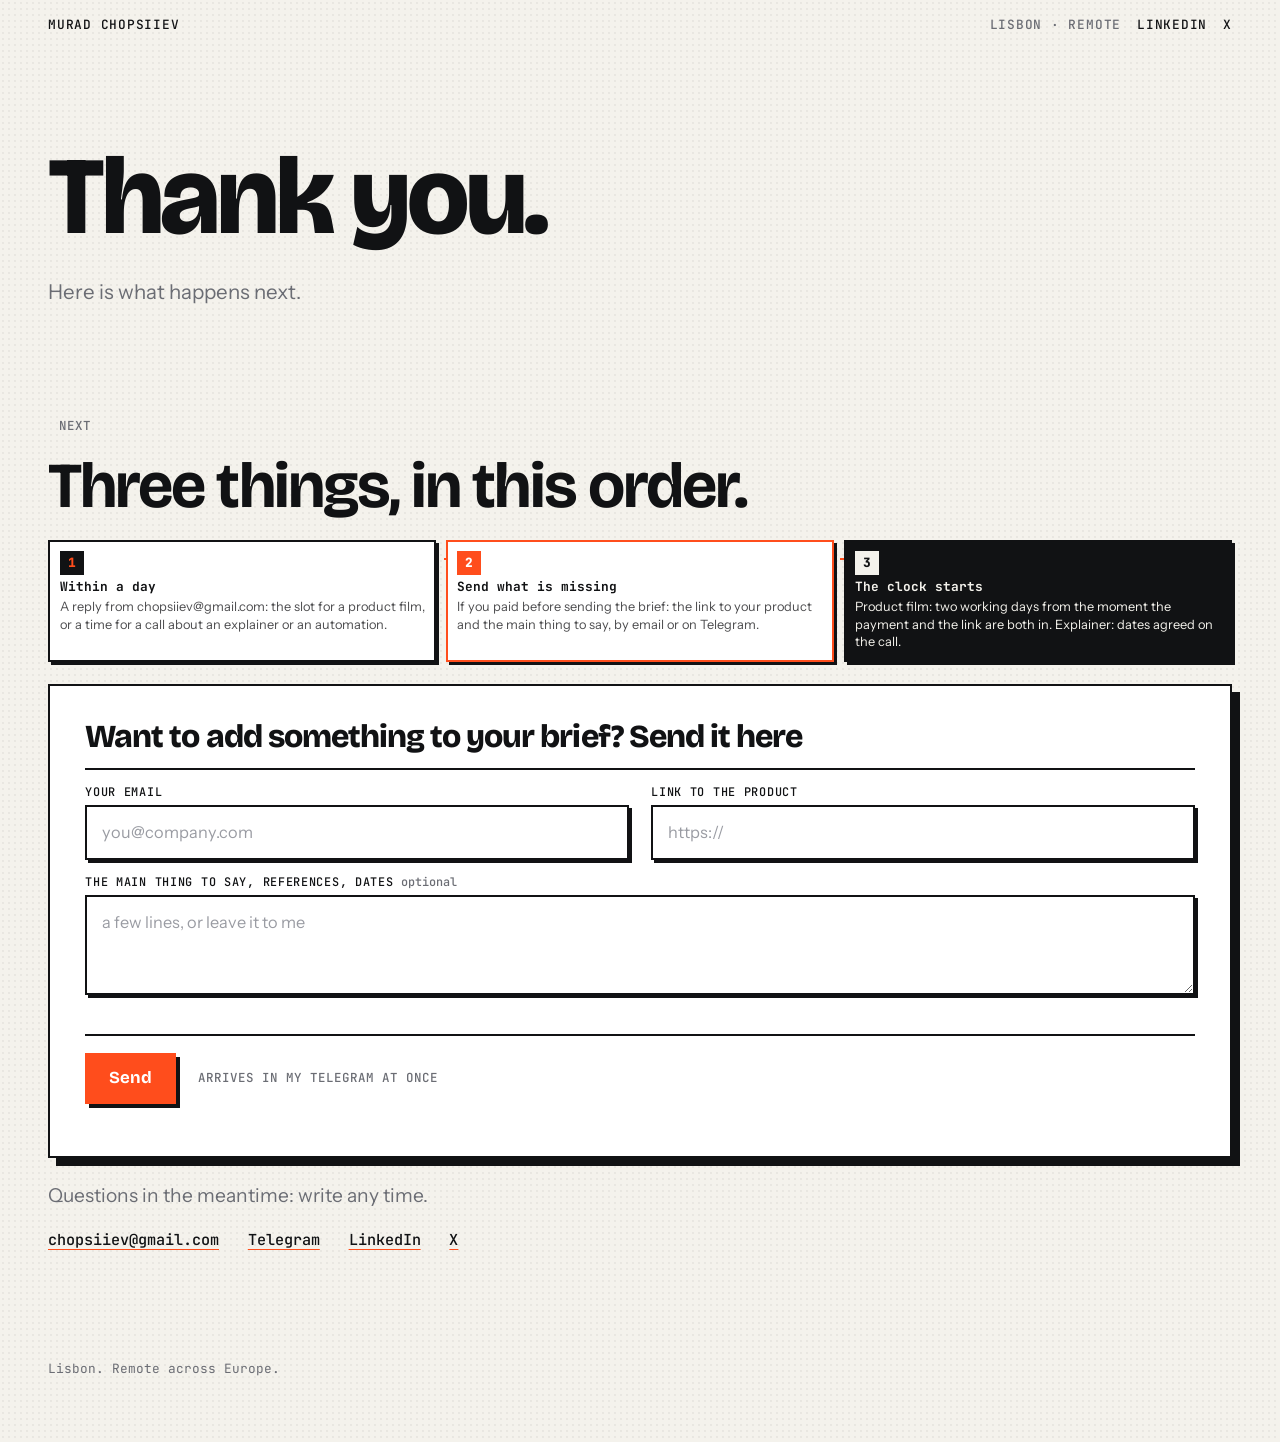
<file: thanks/index.html>
<!doctype html>
<html lang="en">
<head>
<meta charset="utf-8">
<meta name="viewport" content="width=device-width, initial-scale=1, viewport-fit=cover">
<meta name="theme-color" content="#f4f2ec">
<meta name="robots" content="noindex">
<title>Thank you · Murad Chopsiiev</title>
<meta property="og:type" content="website">
<meta property="og:title" content="Thank you · Murad Chopsiiev">
<meta property="og:description" content="What happens next.">
<meta property="og:image" content="https://chopsiiev-web.github.io/media/og-films.jpg">
<meta property="og:image:width" content="1200">
<meta property="og:image:height" content="630">
<meta property="og:url" content="https://chopsiiev-web.github.io/thanks/">
<meta name="twitter:card" content="summary_large_image">
<meta name="twitter:title" content="Thank you · Murad Chopsiiev">
<meta name="twitter:description" content="What happens next.">
<meta name="twitter:image" content="https://chopsiiev-web.github.io/media/og-films.jpg">
<link rel="preconnect" href="https://fonts.googleapis.com">
<link rel="preconnect" href="https://fonts.gstatic.com" crossorigin>
<link rel="stylesheet" href="https://fonts.googleapis.com/css2?family=Bricolage+Grotesque:opsz,wght@12..96,500;12..96,700;12..96,800&family=Instrument+Sans:wght@400;500&family=JetBrains+Mono:wght@400;500&display=swap">
<link rel="stylesheet" href="../assets/style.css">
</head>
<body>
<main class="page" id="main">
  <header class="top">
    <span>Murad Chopsiiev</span>
    <span class="loc">Lisbon · remote</span>
    <nav class="social"><a href="https://www.linkedin.com/in/hadzhymurad/">LinkedIn</a><a href="https://x.com/chopsiiev60091">X</a></nav>
  </header>
  <section class="hero" aria-labelledby="h">
    <h1 id="h">Thank you.</h1>
    <p id="sub">Here is what happens next.</p>
    <p class="eyebrow" id="ref" hidden></p>
  </section>
  <section class="step" aria-labelledby="next">
    <span class="eyebrow">Next</span>
    <h2 class="h2" id="next">Three things, in this order.</h2>
    <div class="rail" role="list">
      <div class="stage" role="listitem"><span class="num">1</span><span class="fn">Within a day</span><span class="what">A reply from chopsiiev@gmail.com: the slot for a product film, or a time for a call about an explainer or an automation.</span></div>
      <div class="stage gate" role="listitem"><span class="num">2</span><span class="fn">Send what is missing</span><span class="what">If you paid before sending the brief: the link to your product and the main thing to say, by email or on Telegram.</span></div>
      <div class="stage human" role="listitem"><span class="num">3</span><span class="fn">The clock starts</span><span class="what">Product film: two working days from the moment the payment and the link are both in. Explainer: dates agreed on the call.</span></div>
    </div>
    <form class="form" id="brief" novalidate>
      <div class="field"><span class="eyebrow">Want to add something to your brief? Send it here</span></div>
      <div class="field half"><label for="f-email">Your email</label><input id="f-email" name="email" type="email" inputmode="email" autocomplete="email" spellcheck="false" required placeholder="you@company.com"></div>
      <div class="field half"><label for="f-product">Link to the product</label><input id="f-product" name="product" type="url" inputmode="url" autocomplete="url" spellcheck="false" required placeholder="https://"></div>
      <div class="field"><label for="f-message">The main thing to say, references, dates <em>optional</em></label><textarea id="f-message" name="message" rows="3" autocomplete="off" placeholder="a few lines, or leave it to me"></textarea></div>
      <div class="hp" aria-hidden="true"><label for="f-website">Website</label><input id="f-website" name="website" type="text" tabindex="-1" autocomplete="off"></div>
      <p class="err" id="f-err" aria-live="polite"></p>
      <div class="actions"><button class="btn" type="submit">Send</button><span class="eyebrow">arrives in my Telegram at once</span></div>
      <p class="next" id="f-next" aria-live="polite"></p>
    </form>
    <p class="lead">Questions in the meantime: write any time.</p>
    <p class="row contact"><a href="mailto:chopsiiev@gmail.com">chopsiiev@gmail.com</a><a href="https://t.me/Hadzhymurad">Telegram</a><a href="https://www.linkedin.com/in/hadzhymurad/">LinkedIn</a><a href="https://x.com/chopsiiev60091">X</a></p>
  </section>
  <footer>Lisbon. Remote across Europe.</footer>
</main>
<script>
  const form = document.getElementById('brief'), err = document.getElementById('f-err'), next = document.getElementById('f-next');
  const RELAY = 'https://brief-relay.chopsiiev.workers.dev', SRC = 'Thank-you page, after payment';
  form.addEventListener('submit', async e => { e.preventDefault();
    const d = Object.fromEntries(new FormData(form).entries());
    const bad = [...form.querySelectorAll('[required]')].find(i => !i.checkValidity());
    if (bad) { err.textContent = bad.type === 'email' ? 'Enter the email I should reply to.' : (bad.name === 'market' ? 'Say which market you want to enter.' : 'Add the link to the product.'); bad.setAttribute('aria-invalid', 'true'); (bad.closest('.field') || form).append(err); bad.focus(); return; }
    err.textContent = '';
    const text = ['Email: ' + d.email, 'Product: ' + d.product, 'Notes: ' + (d.message || '-')].join('\n');
    const ref = 'B-' + new Date().toISOString().slice(0, 10).replace(/-/g, '') + '-' + Math.random().toString(36).slice(2, 6).toUpperCase();
    const btn = form.querySelector('button[type=submit]'); btn.disabled = true; btn.textContent = 'Sending…';
    const ctl = new AbortController(); const timer = setTimeout(() => ctl.abort(), 8000);
    try {
      const r = await fetch(RELAY, { method: 'POST', headers: { 'Content-Type': 'application/json' }, body: JSON.stringify({ text: 'Brief after payment · ' + ref + '\nSource: ' + SRC + ' · ' + location.href + '\n\n' + text, website: (form.website && form.website.value) || '' }), signal: ctl.signal });
      clearTimeout(timer);
      if (!r.ok) throw new Error(String(r.status));
      btn.textContent = 'Sent'; next.textContent = 'Sent. I reply within a day.';
      try { localStorage.setItem('brief', JSON.stringify({ ref, kind: d.kind || '', email: d.email, t: Date.now() })); } catch (y) {}
      
      return;
    } catch (x) {
      clearTimeout(timer); btn.disabled = false; btn.textContent = 'Send the brief';
      let box = form.querySelector('.fallback');
      if (!box) { box = document.createElement('div'); box.className = 'fallback field'; box.innerHTML = '<label>Could not send from here. Copy the brief and send it to <a href="mailto:chopsiiev@gmail.com">chopsiiev@gmail.com</a> or on <a href="https://t.me/Hadzhymurad">Telegram</a>.</label><textarea rows="6" readonly></textarea><div class="actions"><button class="btn alt" type="button">Copy the brief</button></div>'; form.insertBefore(box, next);
        box.querySelector('button').addEventListener('click', async (ev) => { try { await navigator.clipboard.writeText(box.querySelector('textarea').value); ev.target.textContent = 'Copied'; } catch (y) { box.querySelector('textarea').select(); } }); }
      box.querySelector('textarea').value = text; next.textContent = ''; }
  });
  form.addEventListener('input', e => { e.target.removeAttribute('aria-invalid'); });
  // after Stripe (?paid=1): show the order as received and paid; report it once
  (async () => {
    const paid = new URLSearchParams(location.search).get('paid') === '1';
    let brief = null; try { brief = JSON.parse(localStorage.getItem('brief') || 'null'); } catch (x) {}
    const ref = document.getElementById('ref');
    if (brief && brief.ref) { ref.textContent = 'Order ' + brief.ref + (brief.kind ? ' · ' + brief.kind : ''); ref.hidden = false; }
    if (!paid) return;
    document.getElementById('h').textContent = 'Thank you. The clock is running.';
    document.getElementById('sub').textContent = 'Your brief is in and the payment is done. Here is what happens next.';
    const st = document.querySelectorAll('.stage');
    const set = (el, fn, what, cls) => { el.querySelector('.fn').textContent = fn; el.querySelector('.what').textContent = what; el.className = 'stage' + (cls ? ' ' + cls : ''); };
    set(st[0], 'Your brief is in', (brief && brief.ref ? 'Order ' + brief.ref + '. ' : '') + 'I read it today and reply with any question I have.', '');
    set(st[1], 'Payment received', 'Stripe emails you the receipt. The same order number sits on the payment, so nothing gets mixed up.', 'gate');
    set(st[2], 'Two working days from now', 'I send the film. Then one round of changes, as defined on the page.', 'human');
    form.hidden = true; document.querySelector('.lead').textContent = 'Something to add in the meantime: write any time.';
    try {
      if (brief && brief.ref && !localStorage.getItem('paid-' + brief.ref)) {
        localStorage.setItem('paid-' + brief.ref, '1');
        await fetch(RELAY, { method: 'POST', headers: { 'Content-Type': 'application/json' }, body: JSON.stringify({ text: 'Payment reported · ' + brief.ref + '\nThe customer came back from Stripe. Check the payment with this reference in the Stripe dashboard.\nEmail: ' + (brief.email || '-'), website: '' }) });
      }
    } catch (x) {}
  })();
  // end
</script>
<!-- Cloudflare Web Analytics: page views only, no cookies -->
<script type='module' src='https://static.cloudflareinsights.com/beacon.min.js' data-cf-beacon='{"token": "b00a1998274d474988e2ad36eb482b56"}'></script>
</body>
</html>
</file>
<file: assets/style.css>
/* Murad's portfolio, one system for three pages.
   Direction: a quiet paper gallery where the work is the loud part. Big display type, little body copy, drawn diagrams.
   Story order on every page: promise → for whom → the problem → how → proof → why me → the ask.
   Faces: Bricolage Grotesque (display), Instrument Sans (body), JetBrains Mono (labels). One accent, signal orange. One bright theme.
   Motion rules (Emil Kowalski): transform/opacity only, strong ease-out, under 300 ms for UI, press feedback at 0.97, nothing from scale(0). */
:root {
  --paper: #f4f2ec; --paper-2: #ebe8df; --ink: #111214; --muted: #6b6d74; --rule: #d9d5c9; --card: #fbfaf7;
  --signal: #ff4d1c;
  --display: "Bricolage Grotesque", "Helvetica Neue", Arial, sans-serif;
  --body: "Instrument Sans", "Helvetica Neue", Arial, sans-serif;
  --mono: "JetBrains Mono", ui-monospace, Menlo, monospace;
  --ease-out: cubic-bezier(0.23, 1, 0.32, 1);
  --ease-in-out: cubic-bezier(0.77, 0, 0.175, 1);
  color-scheme: light;
}
* { box-sizing: border-box; }
html { scroll-behavior: smooth; -webkit-tap-highlight-color: transparent; }
@media (pointer: fine) { html { overscroll-behavior: none; } }
body { margin: 0; background: var(--paper); color: var(--ink); font: 400 1.05rem/1.5 var(--body); -webkit-font-smoothing: antialiased; touch-action: manipulation;
  background-image: radial-gradient(rgba(17,18,20,.055) .7px, transparent .8px); background-size: 6px 6px; }
img, video, svg { max-width: 100%; display: block; }
a { color: inherit; }
a, button { transition: color 150ms ease, border-color 150ms ease, transform 160ms var(--ease-out), opacity 150ms ease; }
a:hover { color: var(--signal); }
:focus-visible { outline: 2px solid var(--signal); outline-offset: 3px; border-radius: 2px; }
h1, h2, h3 { margin: 0; font-family: var(--display); line-height: .98; letter-spacing: -.03em; text-wrap: balance; }
h2 { scroll-margin-top: 1.5rem; }
p { margin: 0; }
.skip { position: absolute; left: -999px; top: 0; background: var(--ink); color: var(--paper); padding: .6rem 1rem; z-index: 10; font: 500 .8rem var(--mono); }
.skip:focus { left: 1rem; top: 1rem; }
.page { max-width: 84rem; margin: 0 auto; padding-inline: clamp(16px, 4vw, 48px); padding-block: 1.2rem 4rem; display: grid; gap: clamp(4rem, 9vw, 7rem); }
.top { display: flex; justify-content: space-between; align-items: center; gap: 1rem; font: 500 .8rem/1 var(--mono); letter-spacing: .06em; text-transform: uppercase; }
.top a { text-decoration: none; }
.top nav { display: flex; gap: 1.4rem; }
.top nav a { color: var(--muted); } .top nav a:hover, .top nav a[aria-current] { color: var(--ink); }
.eyebrow { font: 500 .78rem/1 var(--mono); letter-spacing: .08em; text-transform: uppercase; color: var(--muted); }
.sig { color: var(--signal); }
.h2 { font-size: clamp(2rem, 5vw, 4rem); font-weight: 700; max-width: 18ch; }
.step { display: grid; gap: 1.4rem; }
.step > .eyebrow { display: flex; align-items: center; gap: .7rem; }
.step > .eyebrow::before { content: attr(data-n); color: var(--signal); font-weight: 500; }
.lead { font-size: clamp(1.05rem, 1.5vw, 1.3rem); color: var(--muted); max-width: 42ch; }

/* 1 promise */
.hero { display: grid; gap: 1.6rem; }
.hero h1 { font-size: clamp(2.6rem, 8.6vw, 7.2rem); font-weight: 800; max-width: 12ch; }
.hero p { font-size: clamp(1.05rem, 1.6vw, 1.35rem); max-width: 34ch; color: var(--muted); }

/* 2 for whom */
.who { display: grid; gap: .8rem; grid-template-columns: repeat(auto-fit, minmax(min(100%, 14rem), 1fr)); margin: 0; padding: 0; list-style: none; }
.who li { border-top: 1.5px solid var(--ink); padding-top: .8rem; display: grid; gap: .3rem; }
.who b { font: 700 1.3rem/1.1 var(--display); letter-spacing: -.02em; }
.who span { color: var(--muted); }

/* 3 problem: numerals */
.nums { display: grid; grid-template-columns: repeat(auto-fit, minmax(min(100%, 14rem), 1fr)); gap: 1.2rem 2rem; margin: 0; padding: 0; list-style: none; }
.nums li { border-top: 1.5px solid var(--ink); padding-top: .8rem; }
.nums b { display: block; font: 800 clamp(3rem, 7vw, 5.5rem)/.9 var(--display); letter-spacing: -.05em; font-variant-numeric: tabular-nums; }
.nums span { display: block; margin-top: .5rem; color: var(--muted); max-width: 24ch; }

/* cards: twelve words each */
.uses { display: grid; gap: .8rem; grid-template-columns: repeat(auto-fit, minmax(min(100%, 12.5rem), 1fr)); }
.use { background: var(--card); border: 1px solid var(--rule); padding: 1.3rem 1.3rem 1.5rem; display: grid; gap: .9rem; align-content: start; min-height: 13rem; transition: transform 220ms var(--ease-out), border-color 150ms ease; }
.use:hover { transform: translateY(-3px); border-color: var(--ink); }
.use .n { font: 500 .78rem/1 var(--mono); color: var(--signal); }
.use h3 { font-size: 1.6rem; font-weight: 700; }
.use p { color: var(--muted); }
.use .where { font: 500 .72rem/1.4 var(--mono); letter-spacing: .06em; text-transform: uppercase; color: var(--muted); margin-top: auto; }

/* film wall + grid */
.wall { display: grid; gap: .6rem; grid-template-columns: 1.6fr 1fr; grid-template-rows: repeat(2, minmax(0, 1fr)); }
.wall .shot:first-child { grid-row: span 2; aspect-ratio: auto; }
.shot { position: relative; background: #000; overflow: hidden; aspect-ratio: 16 / 9; }
.shot video { width: 100%; height: 100%; object-fit: cover; }
.cap { position: absolute; left: .7rem; bottom: .7rem; font: 500 .72rem/1 var(--mono); letter-spacing: .06em; text-transform: uppercase; color: #fff; background: rgba(0,0,0,.55); padding: .4rem .55rem; }
.work { display: grid; gap: 1.6rem; }
.work header { display: flex; justify-content: space-between; align-items: end; gap: 1rem; flex-wrap: wrap; }
.grid { display: grid; gap: .6rem; grid-template-columns: repeat(auto-fill, minmax(min(100%, 17rem), 1fr)); }
.cell { position: relative; aspect-ratio: 16 / 9; background: #000; overflow: hidden; cursor: pointer; padding: 0; border: 0; width: 100%; text-align: left; font: inherit; color: inherit; }
.cell img, .cell video { width: 100%; height: 100%; object-fit: cover; transition: transform 600ms var(--ease-out); }
.cell:hover img { transform: scale(1.03); }
.cell:active { transform: scale(.985); }
.cell .play { position: absolute; inset: 0; display: grid; place-items: center; color: #fff; font: 700 .85rem/1 var(--mono); letter-spacing: .1em; opacity: 0; transition: opacity 200ms ease; }
.cell:hover .play, .cell:focus-visible .play { opacity: 1; }
.cell.on .play, .cell.on .cap { display: none; }
.sound { position: absolute; right: .9rem; bottom: .9rem; font: 500 .78rem var(--mono); letter-spacing: .06em; text-transform: uppercase; background: var(--paper); color: var(--ink); border: 1px solid var(--rule); padding: .45rem .7rem; cursor: pointer; }
.sound:hover { border-color: var(--signal); } .sound:active { transform: scale(.97); }

/* quotes */
.said { display: grid; gap: 1.2rem; grid-template-columns: repeat(auto-fit, minmax(min(100%, 16rem), 1fr)); }
.said figure { margin: 0; border-top: 1.5px solid var(--ink); padding-top: 1rem; display: grid; gap: .8rem; }
.said blockquote { margin: 0; font: 700 clamp(1.6rem, 3vw, 2.4rem)/1.05 var(--display); letter-spacing: -.03em; }
.said figcaption { font: 500 .78rem/1.5 var(--mono); color: var(--muted); }
.said figcaption a { color: var(--ink); }

/* drawn diagrams */
.flow { overflow-x: auto; }
.flow svg { width: 100%; min-width: 44rem; height: auto; font-family: var(--mono); }
.map { background: var(--card); border: 1px solid var(--rule); padding: clamp(.8rem, 2vw, 1.6rem); overflow-x: auto; }
.map svg { width: 100%; min-width: 40rem; height: auto; font-family: var(--mono); }
.d-box { fill: #fbfaf7; stroke: #111214; stroke-width: 1.5; }
.d-sig { fill: #ff4d1c; stroke: none; }
.d-soft { fill: #ebe8df; stroke: none; }
.d-line { stroke: #111214; stroke-width: 1.5; fill: none; }
.d-dash { stroke: #111214; stroke-width: 1; fill: none; stroke-dasharray: 4 4; }
.d-flow { stroke: #ff4d1c; stroke-width: 2; fill: none; stroke-dasharray: 6 6; animation: flow 1.6s linear infinite; }
@keyframes flow { to { stroke-dashoffset: -24; } }
.d-t { font-size: 15px; font-weight: 700; fill: #111214; }
.d-s { font-size: 11px; fill: #6b6d74; }
.cases { display: grid; gap: .8rem; grid-template-columns: repeat(auto-fit, minmax(min(100%, 20rem), 1fr)); }
.casecard { background: var(--card); border: 1px solid var(--rule); display: grid; grid-template-rows: auto 1fr; transition: border-color 150ms ease, transform 220ms var(--ease-out); }
.casecard:hover { border-color: var(--ink); transform: translateY(-2px); }
.casecard svg { width: 100%; height: auto; font-family: var(--mono); background: var(--paper-2); }
.casecard div { padding: 1rem 1.1rem 1.2rem; display: grid; gap: .4rem; }
.casecard h3 { font-size: 1.25rem; font-weight: 700; }
.casecard p { color: var(--muted); font-size: .95rem; }
.casecard .k { font: 500 .72rem/1.4 var(--mono); letter-spacing: .06em; text-transform: uppercase; color: var(--signal); }
.rules { display: grid; gap: .8rem; grid-template-columns: repeat(auto-fit, minmax(min(100%, 12rem), 1fr)); margin: 0; padding: 0; list-style: none; }
.rules li { border-top: 1.5px solid var(--ink); padding-top: .7rem; display: grid; gap: .3rem; }
.rules b { font: 700 1.15rem/1.1 var(--display); letter-spacing: -.02em; }
.rules span { color: var(--muted); font-size: .95rem; }
.path { display: grid; gap: .6rem; margin: 0; padding: 0; list-style: none; }
.path li { display: grid; grid-template-columns: 8rem 1fr; gap: 1rem; border-top: 1px solid var(--rule); padding-top: .6rem; }
.path li > * { min-width: 0; }
.path .when { font: 500 .8rem/1.6 var(--mono); color: var(--muted); font-variant-numeric: tabular-nums; }

/* 7 the ask */
.cta { background: var(--ink); color: var(--paper); padding: clamp(2rem, 5vw, 4rem); display: grid; gap: 1.2rem; }
.cta h2 { font-size: clamp(2.2rem, 6vw, 5rem); font-weight: 800; max-width: 14ch; }
.cta .row { display: flex; flex-wrap: wrap; gap: .6rem 1.8rem; font: 500 .95rem/1 var(--mono); }
.cta a { color: var(--paper); text-decoration-color: var(--signal); text-underline-offset: 4px; }
.cta a:hover { color: var(--signal); }
footer { font: 400 .8rem/1.5 var(--mono); color: var(--muted); }

/* proof cards: the real quote posts, with the person's face, name and role */
.proofs { display: grid; gap: .8rem; grid-template-columns: repeat(auto-fit, minmax(min(100%, 20rem), 1fr)); }
.proofcard { margin: 0; background: var(--card); border: 1px solid var(--rule); display: grid; grid-template-rows: auto 1fr; transition: border-color 150ms ease, transform 220ms var(--ease-out); }
.proofcard:hover { border-color: var(--ink); transform: translateY(-2px); }
.proofcard img { width: 100%; height: auto; border-bottom: 1px solid var(--rule); }
.proofcard figcaption { padding: .9rem 1.1rem 1.1rem; display: grid; gap: .25rem; }
.proofcard b { font: 700 1.2rem/1.1 var(--display); letter-spacing: -.02em; }
.proofcard span { color: var(--muted); font-size: .95rem; }
.proofcard a { font: 500 .78rem/1.6 var(--mono); color: var(--ink); }
.sticky { position: fixed; right: 1rem; bottom: calc(1rem + env(safe-area-inset-bottom, 0px)); background: var(--signal); color: #fff; text-decoration: none; font: 700 .95rem/1 var(--display); padding: .9rem 1.1rem; border-radius: 2px; box-shadow: 0 8px 24px rgba(17,18,20,.18); opacity: 0; transform: translateY(8px); pointer-events: none; transition: opacity 200ms ease, transform 220ms var(--ease-out); z-index: 5; }
.sticky.show { opacity: 1; transform: none; pointer-events: auto; }
.sticky:hover { color: #fff; opacity: .92; } .sticky:active { transform: scale(.97); }

/* 7 the order (films): price, what is included, the form */
.offer { display: grid; gap: 1.2rem; grid-template-columns: minmax(0, 1fr) minmax(0, 2fr); align-items: start; }
.price { border-top: 1.5px solid var(--ink); padding-top: .8rem; display: grid; gap: .5rem; }
.price b { font: 800 clamp(2.6rem, 6vw, 4.6rem)/.9 var(--display); letter-spacing: -.04em; font-variant-numeric: tabular-nums; }
.price span { color: var(--muted); max-width: 26ch; }
.incl { display: grid; gap: .9rem; margin: 0; padding: 0; list-style: none; }
.incl li { border-top: 1.5px solid var(--ink); padding-top: .7rem; display: grid; gap: .3rem; }
.incl b { font: 700 1.15rem/1.1 var(--display); letter-spacing: -.02em; }
.incl span { color: var(--muted); font-size: .95rem; }
.form { background: var(--card); border: 1px solid var(--rule); padding: clamp(1.2rem, 3vw, 2rem); display: grid; gap: 1rem; max-width: 44rem; }
.field { display: grid; gap: .4rem; }
.field label { font: 500 .78rem/1 var(--mono); letter-spacing: .06em; text-transform: uppercase; color: var(--ink); }
.field label em { font-style: normal; color: var(--muted); text-transform: none; letter-spacing: 0; }
.field input, .field textarea { width: 100%; font: 400 1rem/1.4 var(--body); color: var(--ink); background: var(--paper); border: 1px solid var(--rule); padding: .7rem .8rem; border-radius: 2px; transition: border-color 150ms ease; }
.field input:hover, .field textarea:hover { border-color: var(--muted); }
.field input:focus-visible, .field textarea:focus-visible { outline: 2px solid var(--signal); outline-offset: 1px; border-color: var(--signal); }
.field textarea { resize: vertical; min-height: 5.5rem; }
.err { color: var(--signal); font: 500 .85rem/1.4 var(--mono); min-height: 1.2em; }
.actions { display: flex; flex-wrap: wrap; gap: .8rem 1.2rem; align-items: center; }
.btn { font: 700 1rem/1 var(--display); letter-spacing: -.01em; background: var(--signal); color: #fff; border: 0; padding: .95rem 1.3rem; cursor: pointer; border-radius: 2px; transition: transform 160ms var(--ease-out), opacity 150ms ease; }
.btn:hover { opacity: .92; } .btn:active { transform: scale(.97); } .btn:disabled { opacity: .6; cursor: default; }
.next { color: var(--muted); font-size: .95rem; max-width: 60ch; }
.order .contact { display: flex; flex-wrap: wrap; gap: .4rem 1.4rem; font: 500 .9rem/1 var(--mono); }
@media (max-width: 700px) { .offer { grid-template-columns: 1fr; } }
.doors { display: grid; gap: .8rem; grid-template-columns: repeat(auto-fit, minmax(min(100%, 16rem), 1fr)); }
.door { background: var(--card); border: 1px solid var(--rule); padding: 1.4rem; display: grid; gap: .8rem; text-decoration: none; min-height: 12rem; align-content: start; }
.door:hover { border-color: var(--ink); color: var(--ink); transform: translateY(-3px); }
.door:active { transform: scale(.985); }
.door h3 { font-size: 1.8rem; font-weight: 700; }
.door .go { color: var(--signal); font: 700 1.4rem/1 var(--display); margin-top: auto; }

@media (max-width: 700px) { .wall { grid-template-columns: 1fr; grid-template-rows: none; } .wall .shot:first-child { grid-row: auto; aspect-ratio: 16 / 9; } .path li { grid-template-columns: 1fr; gap: .2rem; } }
@media (prefers-reduced-motion: reduce) { html { scroll-behavior: auto; } .use, .cell img, .casecard, .door, a, button { transition: none; } .d-flow { animation: none; } .shot video { display: none; } .shot { background: var(--paper-2) center / cover; } }

/* ---- case studies (AI systems): zones, hard cards, rails, chips. Borrowed from the Reel Machine map, on paper. ---- */
.case { display: grid; gap: 1.4rem; border-top: 2px solid var(--ink); padding-top: 1.2rem; }
.case-head { display: grid; gap: .5rem; grid-template-columns: minmax(0, 1fr) auto; align-items: start; }
.case-head .k { font: 500 .74rem/1.4 var(--mono); letter-spacing: .06em; text-transform: uppercase; color: var(--signal); }
.case-head h3 { font-size: clamp(1.7rem, 3.6vw, 2.6rem); font-weight: 700; max-width: 22ch; }
.case-head .one { color: var(--muted); font-size: 1.05rem; max-width: 60ch; }
.chips { display: flex; flex-wrap: wrap; gap: .35rem; justify-content: flex-end; align-content: start; }
.chip { font: 700 .66rem/1 var(--mono); letter-spacing: .06em; text-transform: uppercase; border: 1.5px solid var(--ink); padding: .3rem .45rem; background: var(--card); white-space: nowrap; }
.chip.on { background: var(--signal); color: #fff; border-color: var(--signal); }
.chip.ink { background: var(--ink); color: var(--paper); }
.brief { display: grid; gap: .8rem; grid-template-columns: repeat(auto-fit, minmax(min(100%, 13rem), 1fr)); margin: 0; padding: 0; list-style: none; }
.brief li { border-top: 1.5px solid var(--ink); padding-top: .6rem; display: grid; gap: .3rem; }
.brief b { font: 500 .72rem/1.4 var(--mono); letter-spacing: .08em; text-transform: uppercase; color: var(--muted); }
.brief span { font-size: .98rem; }
.zone { position: relative; border: 2px dashed rgba(17,18,20,.35); padding: 1.6rem 1rem 1.1rem; display: grid; gap: .9rem; background: rgba(255,255,255,.35); }
.zone > h4 { position: absolute; top: -.75rem; left: 1rem; margin: 0; font: 800 .78rem/1 var(--display); letter-spacing: .02em; text-transform: uppercase; background: var(--ink); color: var(--paper); padding: .4rem .7rem; }
.zone > h4 em { font-style: normal; color: var(--signal); }
.zone > .zsub { position: absolute; top: -.6rem; right: .9rem; margin: 0; font: 500 .62rem/1 var(--mono); letter-spacing: .05em; text-transform: uppercase; background: var(--paper); color: var(--muted); padding: .25rem .5rem; border: 1px solid var(--rule); }
.zones { display: grid; gap: 1.6rem 1rem; grid-template-columns: repeat(auto-fit, minmax(min(100%, 18rem), 1fr)); }
.zones .wide { grid-column: 1 / -1; }
.zone:not(.wide) > .zsub { position: static; justify-self: start; margin-top: -.4rem; }
.rail.seven { grid-template-columns: repeat(auto-fit, minmax(min(100%, 6.9rem), 1fr)); }
.zcards { display: grid; gap: .7rem; grid-template-columns: repeat(auto-fill, minmax(min(100%, 11.5rem), 1fr)); }
.zcard { background: #fff; border: 2px solid var(--ink); box-shadow: 4px 4px 0 var(--ink); padding: .6rem .7rem .7rem; display: grid; gap: .3rem; align-content: start; }
.zcard .fn { font: 700 .82rem/1.25 var(--mono); }
.zcard .what { font-size: .85rem; line-height: 1.4; color: rgba(17,18,20,.78); }
.zcard.ink { background: var(--ink); } .zcard.ink .fn { color: var(--signal); } .zcard.ink .what { color: rgba(244,242,236,.85); }
.zcard.hero { border-width: 3px; box-shadow: 6px 6px 0 var(--ink); }
.rail { display: grid; gap: .6rem; grid-template-columns: repeat(auto-fit, minmax(min(100%, 8.5rem), 1fr)); position: relative; }
.rail::before { content: ""; position: absolute; left: 0; right: 0; top: 1.1rem; height: 2px; background: repeating-linear-gradient(90deg, var(--signal) 0 6px, transparent 6px 12px); background-size: 24px 2px; animation: rail 1.2s linear infinite; z-index: 0; }
@keyframes rail { to { background-position: 24px 0; } }
.stage { position: relative; z-index: 1; background: #fff; border: 2px solid var(--ink); box-shadow: 3px 3px 0 var(--ink); padding: .55rem .6rem .6rem; display: grid; gap: .25rem; align-content: start; min-height: 6.5rem; }
.stage .num { width: 1.5rem; height: 1.5rem; display: grid; place-items: center; background: var(--ink); color: var(--signal); font: 800 .8rem/1 var(--mono); }
.stage .fn { font: 700 .8rem/1.2 var(--mono); }
.stage .what { font-size: .8rem; line-height: 1.35; color: rgba(17,18,20,.75); }
.stage .proof { font: 600 .62rem/1.3 var(--mono); color: var(--muted); }
.stage .proof b { color: var(--ink); background: var(--paper-2); padding: 0 .25rem; }
.stage.gate { border-color: var(--signal); } .stage.gate .num { background: var(--signal); color: #fff; }
.stage.human { background: var(--ink); } .stage.human .fn, .stage.human .what { color: var(--paper); } .stage.human .num { background: var(--paper); color: var(--ink); }
.worth { display: grid; gap: .8rem; grid-template-columns: repeat(auto-fit, minmax(min(100%, 12rem), 1fr)); margin: 0; padding: 0; list-style: none; }
.worth li { background: var(--card); border: 1px solid var(--rule); padding: .9rem 1rem 1rem; display: grid; gap: .3rem; }
.worth b { font: 700 1.05rem/1.1 var(--display); letter-spacing: -.02em; }
.worth b::before { content: attr(data-k); display: block; font: 500 .66rem/1.4 var(--mono); letter-spacing: .08em; text-transform: uppercase; color: var(--signal); margin-bottom: .2rem; }
.worth span { color: var(--muted); font-size: .92rem; }
.made { display: grid; gap: .5rem; margin: 0; padding: 0; list-style: none; counter-reset: made; }
.made li { display: grid; grid-template-columns: 2rem 1fr; gap: .6rem; align-items: baseline; font-size: .98rem; }
.made li::before { counter-increment: made; content: counter(made, decimal-leading-zero); font: 700 .78rem/1.6 var(--mono); color: var(--signal); }
.lanes { display: grid; gap: .5rem; }
.lane { display: grid; grid-template-columns: 7.5rem 1fr; gap: .6rem; align-items: start; }
.lane .ln { font: 700 .7rem/1.3 var(--mono); letter-spacing: .05em; text-transform: uppercase; padding-top: .45rem; }
.lane .cells { display: flex; flex-wrap: wrap; gap: .35rem; }
.lane .cell2 { font: 500 .72rem/1.2 var(--mono); border: 1.5px solid var(--ink); background: #fff; padding: .35rem .45rem; }
.lane .cell2.g { border-color: var(--signal); color: var(--signal); } .lane .cell2.h { background: var(--ink); color: var(--paper); }
.minis { display: grid; gap: .8rem; grid-template-columns: repeat(auto-fit, minmax(min(100%, 19rem), 1fr)); }
.mini { background: var(--card); border: 1px solid var(--rule); padding: 1.1rem 1.2rem 1.3rem; display: grid; gap: .6rem; align-content: start; transition: border-color 150ms ease, transform 220ms var(--ease-out); }
.mini:hover { border-color: var(--ink); transform: translateY(-2px); }
.mini .k { font: 500 .7rem/1.4 var(--mono); letter-spacing: .06em; text-transform: uppercase; color: var(--signal); }
.mini h3 { font-size: 1.35rem; font-weight: 700; }
.mini p { color: var(--muted); font-size: .95rem; }
.mini .line { font: 500 .74rem/1.5 var(--mono); color: var(--ink); border-top: 1px solid var(--rule); padding-top: .5rem; }
@media (max-width: 700px) { .case-head { grid-template-columns: 1fr; } .chips { justify-content: flex-start; } .lane { grid-template-columns: 1fr; } }
@media (prefers-reduced-motion: reduce) { .rail::before { animation: none; } .mini { transition: none; } }

/* architecture boards (generated by tools/boardgen.py) */
.arch { display: grid; gap: .7rem; }
.board { padding: clamp(.6rem, 1.6vw, 1.2rem); }
.board svg { width: 100%; min-width: 0; height: auto; }
@media (max-width: 900px) { .board svg { width: var(--w); max-width: none; } }
.board { cursor: zoom-in; }
.board.zoom { cursor: zoom-out; }
.board.zoom svg { width: var(--w); max-width: none; }
.board + .legend::before { content: "click the board to read it at full size · "; }
.d-move { animation: flow 1.6s linear infinite; }
.legend { display: flex; flex-wrap: wrap; gap: .4rem 1.2rem; font: 500 .72rem/1.4 var(--mono); color: var(--muted); }
.legend span { display: inline-flex; align-items: center; gap: .4rem; }
.legend i { display: inline-block; width: 22px; height: 0; border-top: 2px dashed var(--ink); }
.legend .lg-gate { width: 14px; height: 10px; border: 2px solid var(--signal); background: var(--card); }
.legend .lg-ink { width: 14px; height: 10px; border: 0; background: var(--ink); }
.legend .lg-fail { border-top: 2px dashed var(--signal); }
.legend .lg-habit { border-top: 2px dotted var(--muted); }
@media (prefers-reduced-motion: reduce) { .d-move { animation: none; } }

/* ===== v19: wider measure, hard-shadow cards, cases that open, two products, quotes, brief form ===== */
.lead { max-width: 58ch; }
.hero p { max-width: 50ch; }
.h2 { max-width: 24ch; }
.step { position: relative; }
.step > .big { position: absolute; right: 0; top: -.4em; font: 800 clamp(4rem, 11vw, 10rem)/1 var(--display); letter-spacing: -.05em; color: transparent; -webkit-text-stroke: 1.5px rgba(17,18,20,.15); pointer-events: none; user-select: none; }
.top .loc { color: var(--muted); }
.hard { background: var(--card); border: 2px solid var(--ink); box-shadow: 6px 6px 0 var(--ink); }
.who li { background: var(--card); border: 1.5px solid var(--ink); box-shadow: 5px 5px 0 var(--ink); padding: 1rem 1.1rem 1.15rem; border-top-width: 1.5px; align-content: start; }
.who li svg { width: 30px; height: 30px; stroke: var(--signal); fill: none; stroke-width: 1.9; stroke-linecap: round; stroke-linejoin: round; margin-bottom: .3rem; }
.pains { display: grid; gap: .8rem; grid-template-columns: repeat(auto-fit, minmax(min(100%, 17rem), 1fr)); margin: 0; padding: 0; list-style: none; counter-reset: pain; }
.pains li { background: var(--card); border: 1.5px solid var(--ink); box-shadow: 5px 5px 0 var(--ink); padding: 1.1rem 1.2rem 1.2rem; display: grid; gap: .5rem; align-content: start; }
.pains li::before { counter-increment: pain; content: counter(pain, decimal-leading-zero); font: 700 .74rem/1 var(--mono); color: var(--signal); }
.pains b { font: 700 clamp(1.25rem, 2vw, 1.6rem)/1.1 var(--display); letter-spacing: -.02em; }
.pains span { color: var(--muted); font-size: .95rem; }
.loop svg { width: 100%; height: auto; min-width: 0; }
.cases2 { display: grid; gap: 1.1rem; }
.case2 { background: var(--card); border: 2px solid var(--ink); box-shadow: 6px 6px 0 var(--ink); }
.case2 summary { list-style: none; cursor: pointer; padding: clamp(1.1rem, 2.4vw, 1.8rem); display: grid; gap: .6rem .9rem; grid-template-columns: minmax(0, 1fr) auto; align-items: start; }
.case2 summary::-webkit-details-marker { display: none; }
.case2 summary:focus-visible { outline: 2px solid var(--signal); outline-offset: 2px; }
.case2 .k { font: 500 .72rem/1.4 var(--mono); letter-spacing: .08em; text-transform: uppercase; color: var(--signal); grid-column: 1 / -1; }
.case2 h3 { font-size: clamp(1.6rem, 3.2vw, 2.5rem); font-weight: 700; letter-spacing: -.02em; max-width: 24ch; grid-column: 1; }
.case2 .one { color: var(--muted); font-size: 1.05rem; max-width: 70ch; grid-column: 1; }
.case2 .gains { display: flex; flex-wrap: wrap; gap: .4rem; grid-column: 1; }
.case2 .gains span { font: 700 .68rem/1 var(--mono); letter-spacing: .06em; text-transform: uppercase; border: 1.5px solid var(--ink); padding: .32rem .5rem; }
.case2 .open { grid-column: 2; grid-row: 2 / span 3; align-self: start; justify-self: end; font: 700 .76rem/1 var(--mono); letter-spacing: .06em; text-transform: uppercase; border: 2px solid var(--ink); padding: .6rem .8rem; background: var(--ink); color: var(--paper); white-space: nowrap; transition: transform 160ms var(--ease-out); }
.case2 summary:hover .open { transform: translate(-2px, -2px); box-shadow: 3px 3px 0 var(--signal); }
.case2 .open::before { content: "+ "; color: var(--signal); }
.case2[open] .open::before { content: "– "; }
.case2 .open::after { content: "open the case"; }
.case2[open] .open::after { content: "close"; }
.case2 .body { border-top: 2px solid var(--ink); padding: clamp(1.1rem, 2.4vw, 1.8rem); display: grid; gap: 1.3rem; }
.case2 .cols { display: grid; gap: 1rem; grid-template-columns: repeat(auto-fit, minmax(min(100%, 15rem), 1fr)); }
.case2 .cols div { border-top: 1.5px solid var(--ink); padding-top: .6rem; display: grid; gap: .35rem; align-content: start; }
.case2 .cols h4 { font: 500 .72rem/1.4 var(--mono); letter-spacing: .08em; text-transform: uppercase; color: var(--muted); margin: 0; }
.case2 .cols p { font-size: .98rem; }
.case2 .result { background: var(--ink); color: var(--paper); padding: 1rem 1.2rem; font: 700 1.1rem/1.35 var(--display); letter-spacing: -.01em; }
.case2 .result b { color: var(--signal); font-weight: 700; }
.case2 .rail { margin-top: .4rem; }
@media (max-width: 700px) { .case2 summary { grid-template-columns: 1fr; } .case2 .open { grid-column: 1; grid-row: auto; justify-self: start; } }
.quotes { display: grid; gap: .9rem; grid-template-columns: repeat(auto-fit, minmax(min(100%, 20rem), 1fr)); }
.quote { margin: 0; background: var(--card); border: 2px solid var(--ink); box-shadow: 6px 6px 0 var(--ink); padding: 1.3rem 1.4rem 1.4rem; display: grid; gap: 1rem; position: relative; overflow: hidden; }
.quote::before { content: "\201C"; position: absolute; right: .9rem; top: -.6rem; font: 800 7rem/1 var(--display); color: var(--signal); }
.quote blockquote { margin: 0; font: 700 clamp(1.4rem, 2.6vw, 2rem)/1.1 var(--display); letter-spacing: -.03em; max-width: 22ch; position: relative; }
.quote figcaption { display: grid; grid-template-columns: auto 1fr; gap: .15rem .8rem; align-items: center; }
.quote img { width: 46px; height: 46px; border-radius: 50%; grid-row: span 2; border: 1.5px solid var(--ink); object-fit: cover; }
.quote b { font: 700 1rem/1.2 var(--display); }
.quote span { color: var(--muted); font: 500 .76rem/1.4 var(--mono); }
.quote span a { color: var(--ink); }
.two { display: grid; gap: 1rem; grid-template-columns: repeat(auto-fit, minmax(min(100%, 22rem), 1fr)); }
.prod { background: var(--card); border: 2px solid var(--ink); box-shadow: 6px 6px 0 var(--ink); padding: 1.3rem 1.4rem 1.5rem; display: grid; gap: .9rem; align-content: start; }
.prod .k { font: 500 .72rem/1.4 var(--mono); letter-spacing: .08em; text-transform: uppercase; color: var(--signal); }
.prod h3 { font-size: clamp(1.5rem, 2.6vw, 2.1rem); font-weight: 700; letter-spacing: -.02em; }
.prod > p { color: var(--muted); }
.prod ul { margin: 0; padding: 0; list-style: none; display: grid; gap: .5rem; }
.prod li { display: grid; grid-template-columns: .6rem 1fr; gap: .6rem; font-size: .98rem; align-items: start; }
.prod li::before { content: ""; width: .6rem; height: .6rem; background: var(--signal); margin-top: .45rem; }
.prod .tag { font: 700 .68rem/1 var(--mono); letter-spacing: .06em; text-transform: uppercase; border: 1.5px solid var(--ink); padding: .32rem .5rem; justify-self: start; }
.wall.v { grid-template-columns: 1.6fr 1fr .62fr; grid-template-rows: repeat(2, minmax(0, 1fr)); }
.wall.v .shot.tall { grid-column: 3; grid-row: 1 / span 2; aspect-ratio: 9 / 16; }
@media (max-width: 700px) { .wall.v { grid-template-columns: 1fr 1fr; grid-template-rows: none; } .wall.v .shot:first-child { grid-column: 1 / -1; grid-row: auto; aspect-ratio: 16 / 9; } .wall.v .shot.tall { grid-column: 2; grid-row: auto; } }
.btn.alt { background: transparent; color: var(--ink); border: 2px solid var(--ink); padding: calc(.95rem - 2px) 1.3rem; }
.btn.alt:hover { background: var(--ink); color: var(--paper); opacity: 1; }
.out { display: none; } .out.show { display: grid; gap: .5rem; }
.out pre { white-space: pre-wrap; font: 400 .88rem/1.5 var(--mono); background: var(--paper); border: 1px solid var(--rule); padding: .9rem 1rem; margin: 0; }
.seg { display: flex; flex-wrap: wrap; gap: .5rem; }
.seg label { border: 1.5px solid var(--ink); padding: .55rem .8rem; cursor: pointer; font: 700 .9rem/1 var(--display); display: inline-flex; gap: .5rem; align-items: center; background: var(--paper); }
.seg input { accent-color: var(--signal); margin: 0; }
.seg label:has(input:checked) { background: var(--ink); color: var(--paper); }
.me { display: grid; gap: 1.4rem; grid-template-columns: auto 1fr; align-items: start; }
.me img { width: 112px; height: 112px; border-radius: 50%; border: 2px solid var(--ink); box-shadow: 5px 5px 0 var(--ink); object-fit: cover; }
.me .rules { grid-column: 2; }
@media (max-width: 700px) { .me { grid-template-columns: 1fr; } .me .rules { grid-column: 1; } }
.tools { display: flex; flex-wrap: wrap; gap: .4rem 1rem; font: 500 .74rem/1.6 var(--mono); letter-spacing: .06em; text-transform: uppercase; color: var(--muted); border-top: 1.5px solid var(--ink); border-bottom: 1.5px solid var(--ink); padding: .6rem 0; }
.tools b { color: var(--ink); font-weight: 500; }
.paths { display: grid; gap: 1rem; grid-template-columns: repeat(auto-fit, minmax(min(100%, 22rem), 1fr)); }
.path2 { background: var(--card); border: 2px solid var(--ink); box-shadow: 6px 6px 0 var(--ink); padding: 1.3rem 1.4rem 1.5rem; display: grid; gap: .8rem; align-content: start; }
.path2 .k { font: 500 .72rem/1.4 var(--mono); letter-spacing: .08em; text-transform: uppercase; color: var(--signal); }
.path2 .big { font: 800 clamp(2rem, 4vw, 3rem)/.95 var(--display); letter-spacing: -.04em; }
.path2 ul { margin: 0; padding: 0; list-style: none; display: grid; gap: .6rem; }
.path2 li { border-top: 1.5px solid var(--ink); padding-top: .5rem; display: grid; gap: .2rem; }
.path2 li b { font: 700 1.05rem/1.15 var(--display); letter-spacing: -.02em; }
.path2 li span { color: var(--muted); font-size: .93rem; }

.grid { grid-auto-flow: dense; }
.cell.tall { aspect-ratio: 9 / 16; grid-row: span 2; }
.flow + .eyebrow, .step > .eyebrow + .flow { margin-top: -.4rem; }
.seg label { white-space: nowrap; text-transform: none; letter-spacing: 0; flex: 0 0 auto; }
.who { grid-template-columns: repeat(auto-fit, minmax(min(100%, 21rem), 1fr)); }
.pains { grid-template-columns: repeat(auto-fit, minmax(min(100%, 21rem), 1fr)); }

.loop { cursor: zoom-in; }
.loop.zoom { cursor: zoom-out; }
.loop.zoom svg { width: var(--w); max-width: none; }
@media (max-width: 900px) { .loop svg { width: var(--w); max-width: none; } }

.flowcard { gap: .6rem; }
.flowcard h3 { font-size: clamp(1.25rem, 2.2vw, 1.7rem); max-width: 34ch; }
.flowcard .flow { margin-top: .4rem; }
@media (min-width: 701px) { .case2 .open { grid-row: 2 / span 2; } }

.path2 .btn.pay { justify-self: start; text-decoration: none; display: inline-block; margin-top: .4rem; }
.path2 .btn.pay + .eyebrow { margin-top: -.2rem; }

.top { flex-wrap: wrap; }
.top .social { display: flex; gap: 1rem; margin-left: auto; }
.top .social a { color: var(--ink); text-decoration-color: var(--signal); text-underline-offset: 4px; }
.top .loc { margin-left: auto; }
.top .social + .loc, .top .loc + .social { margin-left: 0; }
@media (max-width: 700px) { .top { gap: .5rem 1rem; } .top .loc { display: none; } }

.me .rules { grid-template-columns: repeat(auto-fit, minmax(min(100%, 17rem), 1fr)); }
.cell video { object-fit: contain; background: #000; }
.row.contact { display: flex; flex-wrap: wrap; gap: .6rem 1.8rem; font: 500 .95rem/1 var(--mono); }
.row.contact a { color: var(--ink); text-decoration-color: var(--signal); text-underline-offset: 4px; }

.pains.four { grid-template-columns: repeat(auto-fit, minmax(min(100%, 27rem), 1fr)); }
.hint { display: block; margin-top: .3rem; color: var(--muted); font-size: .85rem; }
.hero .cta-top { text-decoration: none; display: inline-block; }
.fallback textarea { width: 100%; font: 400 .9rem/1.5 var(--mono); color: var(--ink); background: var(--paper); border: 1px solid var(--rule); padding: .7rem .8rem; }

.me.seven .rules { grid-template-columns: repeat(auto-fit, minmax(min(100%, 14rem), 1fr)); }

/* ===== phone UX pass (2026-10-22) ===== */
@media (min-width: 701px) { .wall.v { grid-template-columns: 2.1fr 1fr .63fr; } }
.grid { grid-template-columns: repeat(auto-fill, minmax(min(100%, 13.5rem), 1fr)); }
.k, .worth b::before, .step > .eyebrow::before, .pains li::before, .prod .k, .path2 .k, .case2 .k, .use .n, .mini .k, .case-head .k, .casecard .k { color: #c23a0d; }
.top .social a, .row.contact a { display: inline-block; padding: .5rem .35rem; margin: -.5rem -.35rem; }
@media (max-width: 900px) {
  .map.board, .map.loop { position: relative; }
  .map.board::before, .map.loop::before { content: "swipe sideways to read →"; display: block; font: 500 .72rem/1.4 var(--mono); letter-spacing: .06em; text-transform: uppercase; color: var(--muted); margin-bottom: .5rem; }
  .board + .legend::before { content: "tap the board to zoom · "; }
  .rail > .stage:last-child:nth-child(odd) { grid-column: 1 / -1; }
}
@media (max-width: 700px) {
  .wall.v .shot.tall { grid-column: 1 / -1; justify-self: center; width: calc(50% - .3rem); }
  .quote blockquote { padding-right: 3.4rem; }
  .prod .tag, .worth b::before, .cap, .use .where, .prod .k, .path2 .k, .case2 .k, .case2 .cols h4, .legend, .k { font-size: .75rem; }
  .flow svg { min-width: 68rem; }
  .flow { position: relative; }
  .flow::before { content: "swipe sideways to read →"; display: block; font: 500 .72rem/1.4 var(--mono); letter-spacing: .06em; text-transform: uppercase; color: var(--muted); margin-bottom: .4rem; }
}

.hp { position: absolute; left: -9999px; width: 1px; height: 1px; overflow: hidden; }
/* iOS Safari: the generic .field input rule (width:100%, padding, border) was stretching the radio buttons and pushing the labels out of their boxes */
.seg input[type="radio"] { width: 1.1rem; height: 1.1rem; min-width: 1.1rem; padding: 0; margin: 0; border: 0; background: none; flex: 0 0 auto; appearance: auto; -webkit-appearance: radio; }
.seg label { max-width: 100%; }

/* ===== brief form in the site's own language: hard card, ink borders, two columns on wide screens ===== */
.form { max-width: none; background: #fff; border: 2px solid var(--ink); box-shadow: 8px 8px 0 var(--ink); padding: clamp(1.2rem, 3vw, 2.2rem); gap: 1.1rem 1.4rem; grid-template-columns: 1fr 1fr; }
.form > * { grid-column: 1 / -1; }
.form .field > .eyebrow { font-size: .74rem; }
.form .field > .eyebrow:first-child { display: block; }
.form > .field:first-child { border-bottom: 2px solid var(--ink); padding-bottom: .9rem; }
.form > .field:first-child .eyebrow { font: 800 clamp(1.5rem, 2.6vw, 2rem)/1 var(--display); letter-spacing: -.03em; text-transform: none; color: var(--ink); }
.form .hint { font-size: .95rem; color: var(--muted); margin-top: .5rem; }
.field label { color: var(--ink); font-size: .74rem; }
.field input, .field textarea { background: #fff; border: 2px solid var(--ink); border-radius: 0; padding: .85rem .9rem; font-size: 1.02rem; box-shadow: 3px 3px 0 var(--ink); transition: box-shadow 160ms var(--ease-out), transform 160ms var(--ease-out); }
.field input:hover, .field textarea:hover { border-color: var(--ink); }
.field input:focus-visible, .field textarea:focus-visible { outline: 0; border-color: var(--signal); box-shadow: 3px 3px 0 var(--signal); }
.field input::placeholder, .field textarea::placeholder { color: #9a9ca3; }
.seg { gap: .6rem; }
.seg label { border-width: 2px; padding: .7rem 1rem; box-shadow: 3px 3px 0 var(--ink); background: #fff; }
.seg label:has(input:checked) { background: var(--signal); color: #fff; border-color: var(--signal); box-shadow: 3px 3px 0 var(--ink); }
.seg input[type="radio"] { accent-color: #fff; }
.err { margin: -.4rem 0; }
.actions { border-top: 2px solid var(--ink); padding-top: 1.1rem; gap: .8rem 1.4rem; }
.btn { padding: 1.05rem 1.5rem; font-size: 1.05rem; border-radius: 0; box-shadow: 4px 4px 0 var(--ink); }
.btn:hover { opacity: 1; transform: translate(-2px, -2px); box-shadow: 6px 6px 0 var(--ink); }
.btn:active { transform: translate(2px, 2px); box-shadow: 1px 1px 0 var(--ink); }
.btn.alt { box-shadow: 4px 4px 0 var(--ink); }
.path2 .btn.pay { box-shadow: 4px 4px 0 var(--ink); }
.next { font-size: .95rem; }
@media (min-width: 701px) {
  .form > .field.half { grid-column: auto; }
}
@media (max-width: 700px) {
  .form { grid-template-columns: 1fr; box-shadow: 6px 6px 0 var(--ink); }
}
.seg input[type="radio"] { box-shadow: none; accent-color: var(--ink); }
.seg label:has(input:checked) input[type="radio"] { accent-color: #fff; }
/* 07 on the films page as one checkout: pick the film, the brief, a summary that stays beside the button (price, inclusions, next steps shown once, for the chosen film) */
[hidden] { display: none !important; }
.checkout { gap: 1.6rem 2rem; align-items: start; grid-template-columns: minmax(0, 1fr); grid-template-areas: "pick" "sum" "brief" "send"; }
.checkout > .pick { grid-area: pick; } .checkout > .sum { grid-area: sum; } .checkout > .fields { grid-area: brief; } .checkout > .send { grid-area: send; }
.stepk { display: flex; align-items: center; gap: .6rem; font: 500 .74rem/1 var(--mono); letter-spacing: .08em; text-transform: uppercase; color: var(--ink); padding: 0; margin: 0 0 .9rem; }
.stepk b { display: inline-grid; place-items: center; width: 1.5rem; height: 1.5rem; background: var(--ink); color: #fff; font: 700 .78rem/1 var(--mono); }
.pick { border: 0; padding: 0; margin: 0; min-width: 0; }
.pick .opts { display: grid; gap: .8rem; grid-template-columns: repeat(auto-fit, minmax(min(100%, 18rem), 1fr)); }
.opt { position: relative; display: grid; gap: .3rem; align-content: start; padding: 1rem 1.1rem 1.1rem 2.9rem; background: #fff; border: 2px solid var(--ink); box-shadow: 3px 3px 0 var(--ink); cursor: pointer; font: inherit; text-transform: none; letter-spacing: 0; transition: transform 160ms var(--ease-out), box-shadow 160ms var(--ease-out), border-color 150ms ease; }
.opt input[type="radio"] { position: absolute; left: 1.05rem; top: 1.1rem; width: 1.15rem; height: 1.15rem; margin: 0; padding: 0; accent-color: var(--ink); }
.opt .k { font: 500 .72rem/1.4 var(--mono); letter-spacing: .08em; text-transform: uppercase; }
.opt .price { font: 800 1.7rem/1 var(--display); letter-spacing: -.03em; }
.opt .sub { color: var(--muted); font-size: .93rem; line-height: 1.4; }
.opt:has(input:checked) { border-color: var(--signal); box-shadow: 4px 4px 0 var(--signal); }
.opt:has(input:checked) input[type="radio"] { accent-color: var(--signal); }
.opt:has(input:focus-visible) { outline: 2px solid var(--signal); outline-offset: 3px; }
@media (hover: hover) and (pointer: fine) { .opt:hover { transform: translate(-1px, -1px); box-shadow: 4px 4px 0 var(--ink); } .opt:has(input:checked):hover { box-shadow: 5px 5px 0 var(--signal); } }
.opt:active { transform: translate(1px, 1px); box-shadow: 2px 2px 0 var(--ink); }
.opt.lite { grid-column: 1 / -1; padding-block: .8rem; }
@media (min-width: 48em) { .opt.lite { grid-template-columns: auto 1fr; gap: .2rem .8rem; align-items: baseline; } }
.sum { background: var(--paper); border: 2px solid var(--ink); padding: 1.1rem 1.2rem 1.2rem; min-width: 0; }
.sumv { display: grid; gap: 1rem; }
.sumv > div:first-child { display: grid; gap: .3rem; }
.sum .k { font: 500 .72rem/1.4 var(--mono); letter-spacing: .08em; text-transform: uppercase; }
.sum .price { font: 800 clamp(1.9rem, 3vw, 2.4rem)/1 var(--display); letter-spacing: -.04em; }
.sum .price.small { font-size: 1.4rem; }
.sum .sub { color: var(--muted); font-size: .93rem; }
.sum .two { display: grid; gap: 1.1rem 1.6rem; grid-template-columns: repeat(auto-fit, minmax(min(100%, 15rem), 1fr)); }
.sum h4 { margin: 0 0 .55rem; font: 500 .7rem/1 var(--mono); letter-spacing: .08em; text-transform: uppercase; color: var(--muted); }
.sum ul { margin: 0; padding: 0; list-style: none; display: grid; gap: .45rem; font-size: .93rem; line-height: 1.4; }
.sum ul li { position: relative; padding-left: 1.1rem; } .sum ul li::before { content: "—"; position: absolute; left: 0; color: var(--signal); }
.steps3 { margin: 0; padding: 0; list-style: none; display: grid; gap: .55rem; counter-reset: s; }
.steps3 li { display: grid; grid-template-columns: 1.5rem 1fr; gap: .1rem .6rem; counter-increment: s; font-size: .93rem; line-height: 1.4; }
.steps3 li::before { content: counter(s); grid-row: 1 / 3; width: 1.5rem; height: 1.5rem; border: 2px solid var(--ink); display: grid; place-items: center; font: 700 .75rem/1 var(--mono); background: #fff; }
.steps3 li b { font: 700 1rem/1.2 var(--display); letter-spacing: -.01em; } .steps3 li span { color: var(--muted); }
.sum .fine { font-size: .82rem; color: var(--muted); border-top: 1.5px solid var(--rule); padding-top: .7rem; }
.fields { display: grid; gap: 1.1rem 1.4rem; grid-template-columns: 1fr 1fr; align-items: start; min-width: 0; }
.fields > * { grid-column: 1 / -1; }
.send { display: grid; gap: .9rem; }
.send .actions { border-top: 2px solid var(--ink); padding-top: 1.2rem; }
.send .err:empty { display: none; }
.field .err { margin: 0; color: #c23a0d; }
.err { color: #c23a0d; }
.field input[aria-invalid="true"], .field textarea[aria-invalid="true"] { border-color: #c23a0d; box-shadow: 3px 3px 0 #c23a0d; }
@media (min-width: 701px) { .fields > .field.half { grid-column: auto; } }
@media (max-width: 59.99em) { .sumv > div:first-child .k, .sumv > div:first-child .price { display: none; } }
@media (min-width: 60em) {
  .checkout { grid-template-columns: minmax(0, 1fr) 20rem; grid-template-areas: "pick sum" "brief sum" "send sum"; gap: 1.8rem 2.2rem; }
  .checkout > .sum { position: sticky; top: 1rem; }
}
@media (prefers-reduced-motion: reduce) { .opt { transition: none; } }
.opt .price, .sum .price { border-top: 0; padding-top: 0; display: block; }
</file>
